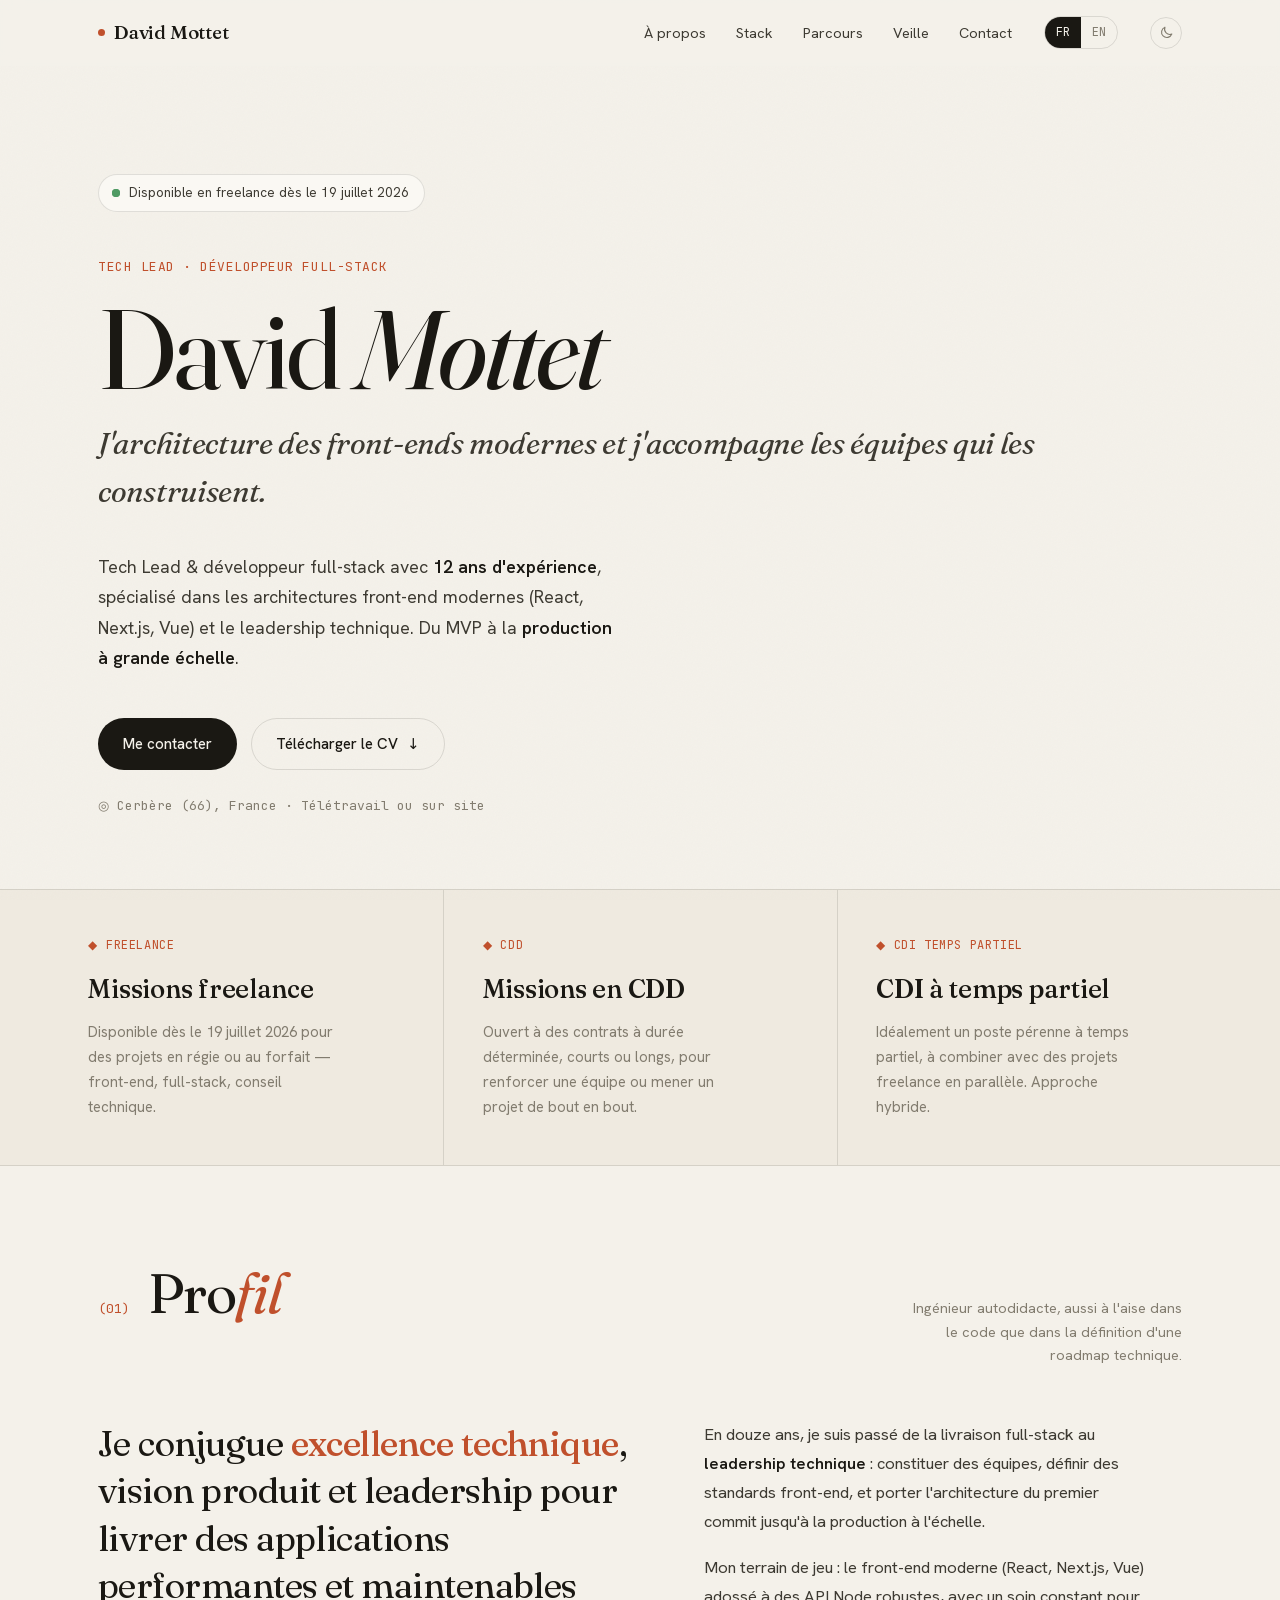
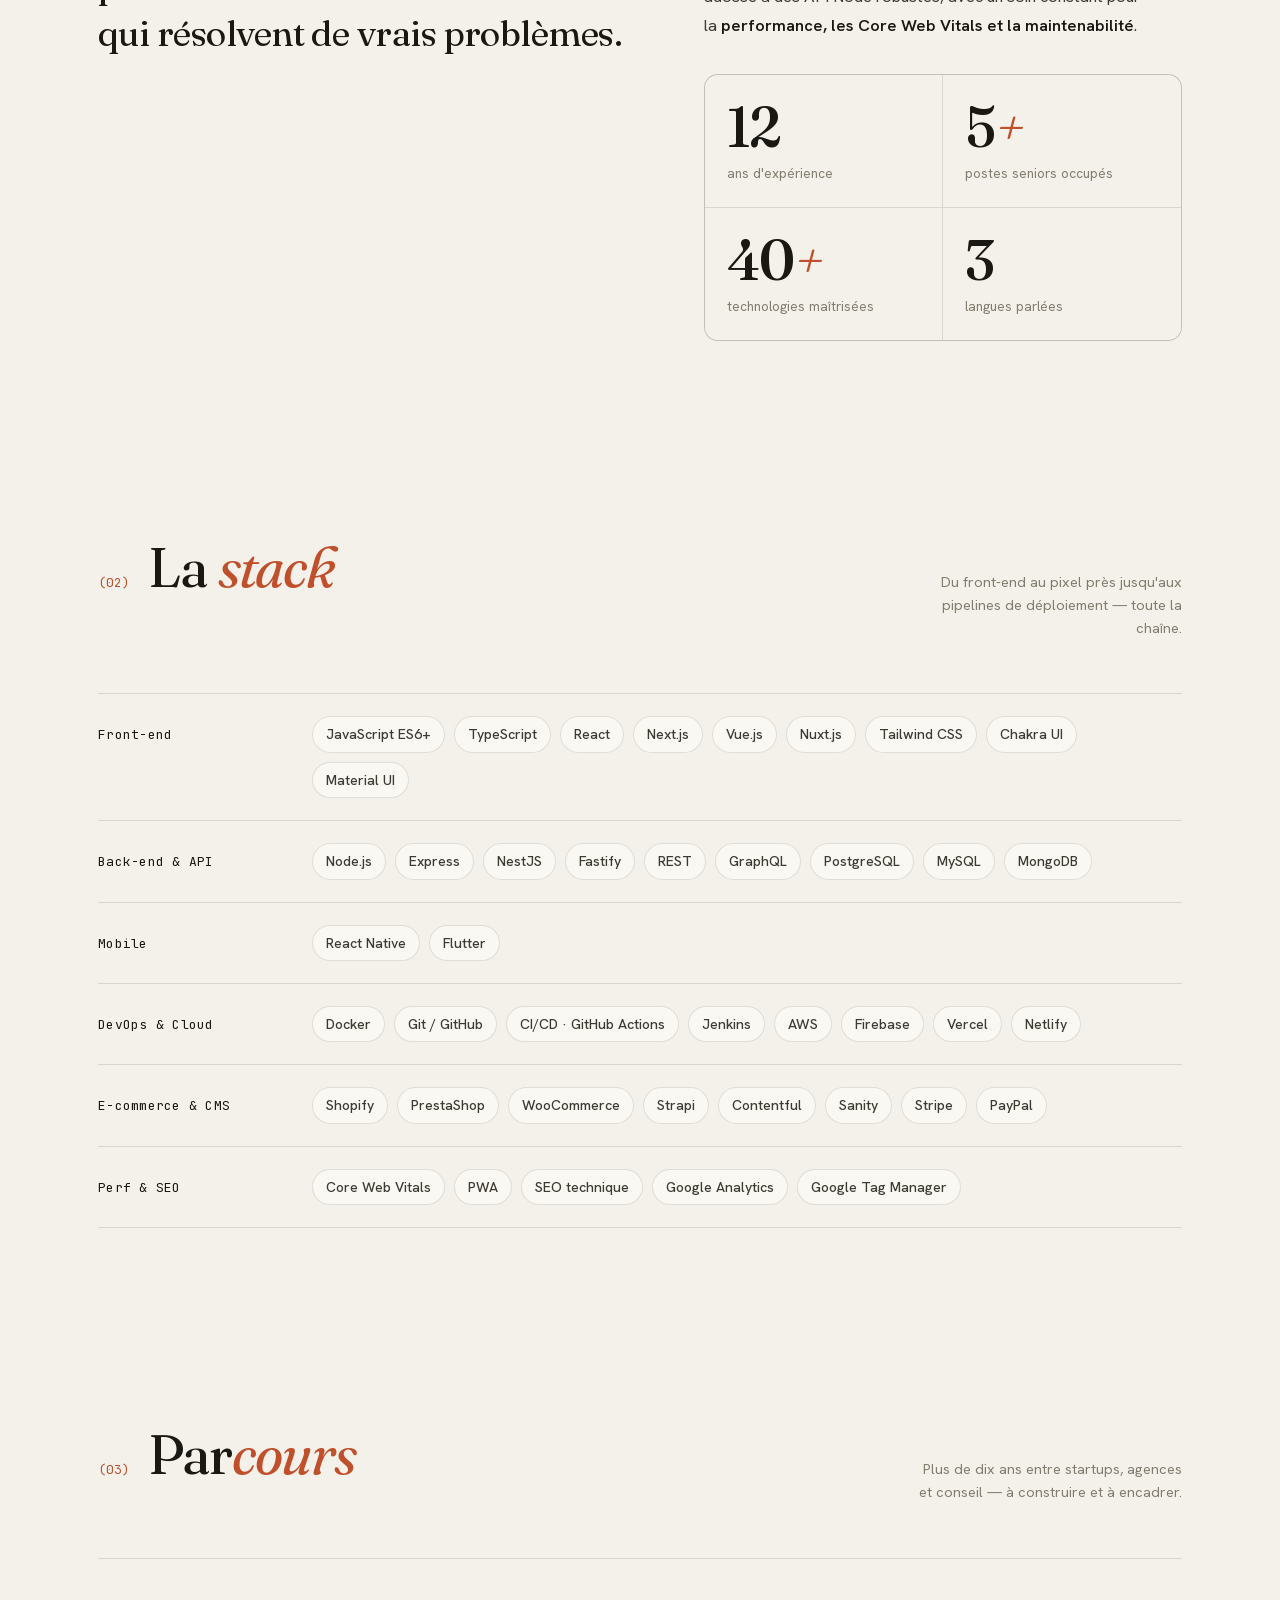
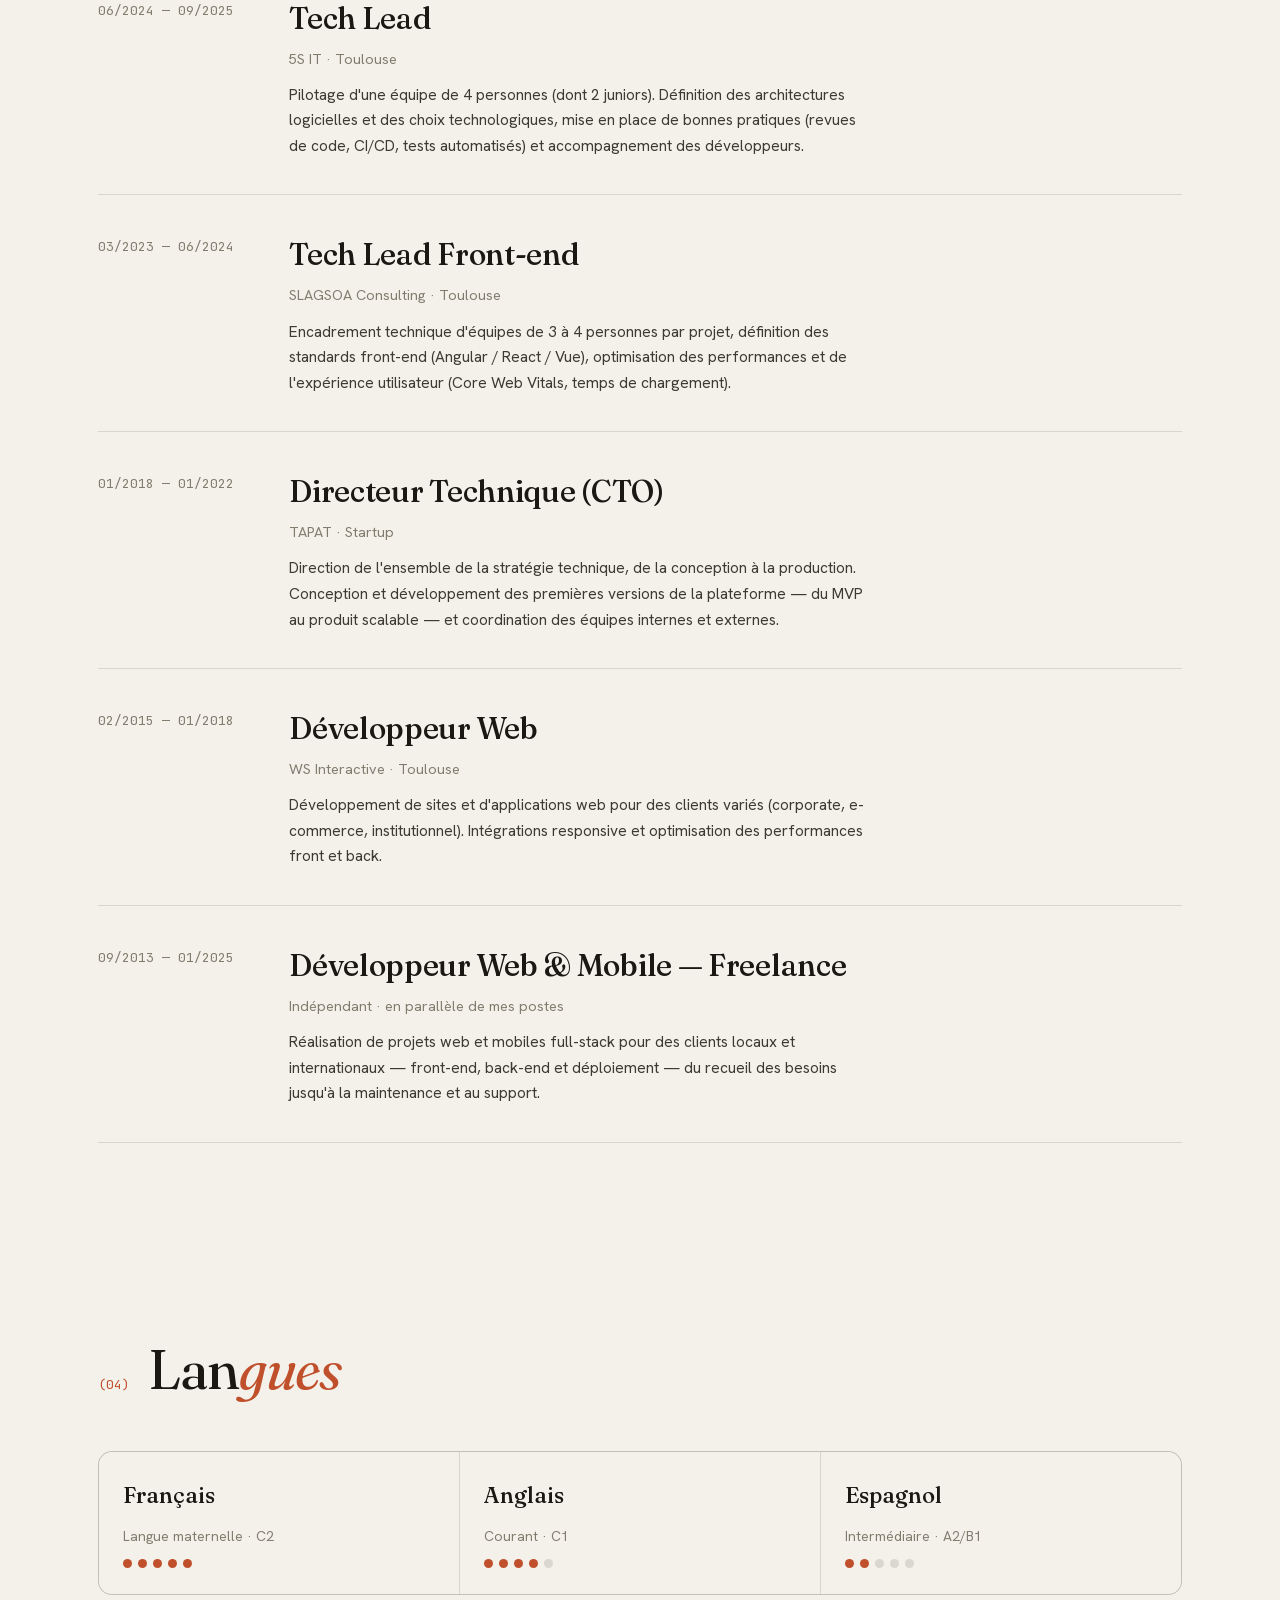
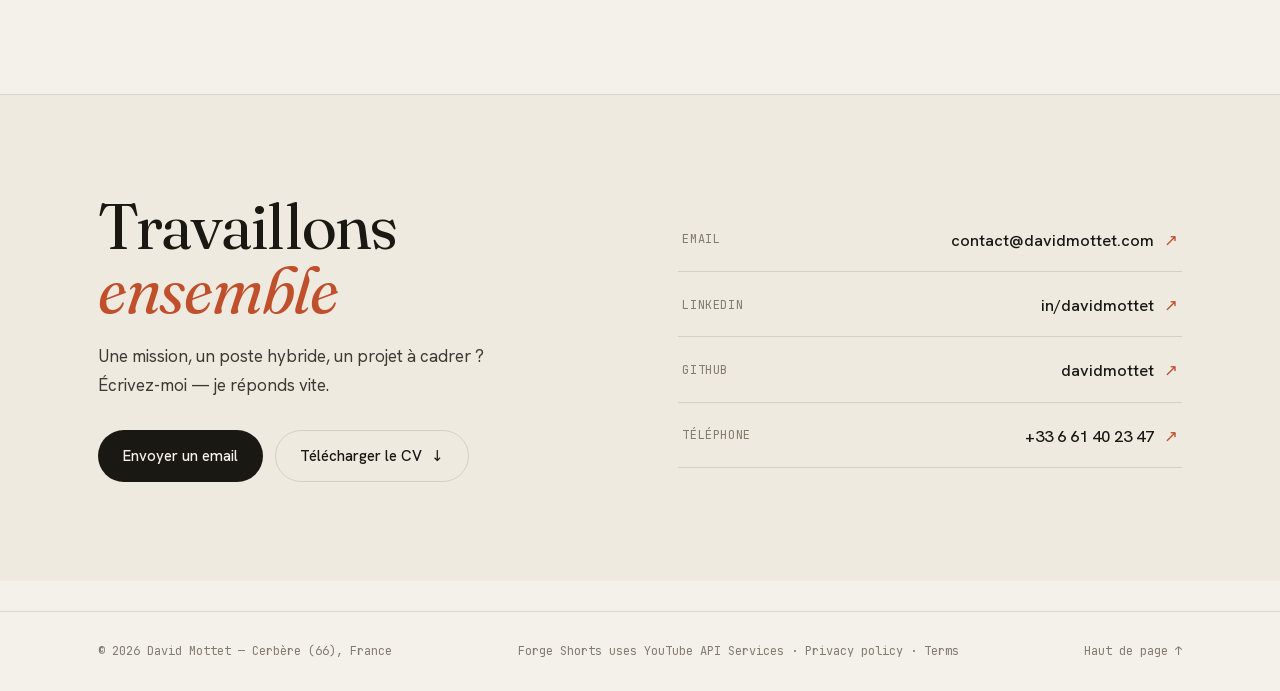
<file: index.html>
<!DOCTYPE html>
<html lang="fr">
<head>
<meta charset="UTF-8" />
<meta name="viewport" content="width=device-width, initial-scale=1.0" />
<title>David Mottet — Tech Lead & Développeur Full-Stack</title>
<meta name="description" content="David Mottet — Tech Lead et développeur full-stack, 12 ans d'expérience en architectures front-end modernes (React, Next.js, Vue) et en accompagnement d'équipes. Disponible en freelance dès le 19 juillet 2026." />
<meta name="author" content="David Mottet" />
<meta name="robots" content="index, follow, max-image-preview:large, max-snippet:-1, max-video-preview:-1" />
<meta name="keywords" content="David Mottet, Tech Lead, développeur full-stack, freelance, React, Next.js, Vue, Node.js, TypeScript, architecte front-end, Cerbère, Toulouse, Occitanie" />
<link rel="canonical" href="https://davidmottet.com/" />
<link rel="alternate" hreflang="fr" href="https://davidmottet.com/" />
<link rel="alternate" hreflang="en" href="https://davidmottet.com/en/" />
<link rel="alternate" hreflang="x-default" href="https://davidmottet.com/" />

<!-- Geo -->
<meta name="geo.region" content="FR-66" />
<meta name="geo.placename" content="Cerbère" />
<meta name="geo.position" content="42.4486;3.1681" />
<meta name="ICBM" content="42.4486, 3.1681" />

<!-- Open Graph -->
<meta property="og:title" content="David Mottet — Tech Lead & Développeur Full-Stack" />
<meta property="og:description" content="12 ans d'expérience · React, Next.js, Vue · Disponible en freelance dès le 19 juillet 2026." />
<meta property="og:type" content="website" />
<meta property="og:url" content="https://davidmottet.com/" />
<meta property="og:site_name" content="David Mottet" />
<meta property="og:locale" content="fr_FR" />
<meta property="og:locale:alternate" content="en_US" />
<meta property="og:image" content="https://davidmottet.com/og-image.png" />
<meta property="og:image:type" content="image/png" />
<meta property="og:image:width" content="1200" />
<meta property="og:image:height" content="630" />
<meta property="og:image:alt" content="David Mottet — Tech Lead & Développeur Full-Stack" />

<!-- Twitter -->
<meta name="twitter:card" content="summary_large_image" />
<meta name="twitter:title" content="David Mottet — Tech Lead & Développeur Full-Stack" />
<meta name="twitter:description" content="12 ans d'expérience · React, Next.js, Vue · Disponible en freelance dès le 19 juillet 2026." />
<meta name="twitter:image" content="https://davidmottet.com/og-image.png" />
<meta name="twitter:image:alt" content="David Mottet — Tech Lead & Développeur Full-Stack" />

<!-- Icons & manifest -->
<link rel="icon" href="/favicon.ico" sizes="32x32" />
<link rel="icon" type="image/svg+xml" href="/favicon.svg" />
<link rel="apple-touch-icon" href="/apple-touch-icon.png" />
<link rel="manifest" href="/site.webmanifest" />
<meta name="theme-color" content="#f4f1ea" />
<script>
  /* ---------- theme: stored choice, else system preference — set before first paint ---------- */
  (function(){
    var root = document.documentElement;
    var mq = matchMedia('(prefers-color-scheme: dark)');
    var meta = document.querySelector('meta[name="theme-color"]');
    var system = function(){ return mq.matches ? 'dark' : 'light'; };
    var stored = function(){ try{ var t = localStorage.getItem('theme'); return t==='dark'||t==='light' ? t : null; }catch(e){ return null; } };
    var set = function(t){ root.dataset.theme = t; meta.content = t==='dark' ? '#16140f' : '#f4f1ea'; };
    window.toggleTheme = function(){
      var next = root.dataset.theme==='dark' ? 'light' : 'dark';
      /* back on the system value → forget the override and follow the system again */
      try{ if(next===system()) localStorage.removeItem('theme'); else localStorage.setItem('theme', next); }catch(e){}
      set(next);
    };
    mq.addEventListener('change', function(){ set(stored() || system()); });
    set(stored() || system());
  })();
</script>

<!-- Structured data -->
<script type="application/ld+json">
{
  "@context": "https://schema.org",
  "@graph": [
    {
      "@type": "Person",
      "@id": "https://davidmottet.com/#person",
      "name": "David Mottet",
      "givenName": "David",
      "familyName": "Mottet",
      "jobTitle": "Tech Lead & Senior Full-Stack Developer",
      "description": "Tech Lead and full-stack developer with 12 years of experience in modern front-end architectures (React, Next.js, Vue) and the technical leadership of engineering teams.",
      "url": "https://davidmottet.com/",
      "image": "https://davidmottet.com/og-image.png",
      "email": "mailto:contact@davidmottet.com",
      "telephone": "+33661402347",
      "address": {
        "@type": "PostalAddress",
        "addressLocality": "Cerbère",
        "postalCode": "66290",
        "addressRegion": "Occitanie",
        "addressCountry": "FR"
      },
      "sameAs": [
        "https://github.com/davidmottet",
        "https://fr.linkedin.com/in/davidmottet"
      ],
      "knowsLanguage": ["fr", "en", "es"],
      "knowsAbout": ["React", "Next.js", "Vue.js", "TypeScript", "Node.js", "GraphQL", "Docker", "Flutter", "React Native", "Front-end architecture", "Technical leadership", "Core Web Vitals", "SEO"],
      "seeks": {
        "@type": "Demand",
        "name": "Freelance, fixed-term (CDD) or part-time permanent (CDI) engagements"
      }
    },
    {
      "@type": "WebSite",
      "@id": "https://davidmottet.com/#website",
      "url": "https://davidmottet.com/",
      "name": "David Mottet",
      "inLanguage": "fr-FR",
      "publisher": { "@id": "https://davidmottet.com/#person" }
    },
    {
      "@type": "ProfilePage",
      "@id": "https://davidmottet.com/#webpage",
      "url": "https://davidmottet.com/",
      "name": "David Mottet — Tech Lead & Développeur Full-Stack",
      "isPartOf": { "@id": "https://davidmottet.com/#website" },
      "about": { "@id": "https://davidmottet.com/#person" },
      "inLanguage": "fr-FR"
    }
  ]
}
</script>
<link rel="preload" href="/fonts/fraunces-normal-400-latin.woff2" as="font" type="font/woff2" crossorigin />
<link rel="preload" href="/fonts/hanken-normal-400-latin.woff2" as="font" type="font/woff2" crossorigin />
<link rel="stylesheet" href="/fonts/fonts.css" />
<style>
  :root{
    color-scheme:light;
    --paper:#f4f1ea;
    --paper-2:#efeae0;
    --card:#faf8f3;
    --ink:#1a1813;
    --ink-soft:#3d3a32;
    --muted:#75706485;
    --muted-2:#827c6f;
    --accent:#c0502c;
    --accent-soft:#e8d9cf;
    --live:#4f9a63;
    --line:rgba(26,24,19,.12);
    --line-2:rgba(26,24,19,.07);
    --serif:'Fraunces',Georgia,serif;
    --sans:'Hanken Grotesk',system-ui,sans-serif;
    --mono:'JetBrains Mono',monospace;
    --ease:cubic-bezier(.16,1,.3,1);
    --maxw:1180px;
  }
  :root[data-theme="dark"]{
    color-scheme:dark;
    --paper:#16140f;
    --paper-2:#1b1913;
    --card:#211e17;
    --ink:#ece7db;
    --ink-soft:#c6c0b1;
    --muted:#9a948785;
    --muted-2:#989183;
    --accent:#e0714a;
    --accent-soft:#3a2a21;
    --live:#5fb276;
    --line:rgba(236,231,219,.14);
    --line-2:rgba(236,231,219,.08);
  }
  *{margin:0;padding:0;box-sizing:border-box}
  html{scroll-behavior:smooth}
  ::selection{background:var(--accent);color:var(--paper)}
  body{
    background:var(--paper);color:var(--ink);font-family:var(--sans);
    font-weight:400;line-height:1.6;-webkit-font-smoothing:antialiased;
    text-rendering:optimizeLegibility;overflow-x:hidden;
  }
  body::before{ /* subtle paper grain */
    content:"";position:fixed;inset:0;z-index:1;pointer-events:none;opacity:.025;
    background-image:url("data:image/svg+xml,%3Csvg xmlns='http://www.w3.org/2000/svg' width='180' height='180'%3E%3Cfilter id='n'%3E%3CfeTurbulence type='fractalNoise' baseFrequency='.8' numOctaves='2'/%3E%3C/filter%3E%3Crect width='100%25' height='100%25' filter='url(%23n)'/%3E%3C/svg%3E");
  }
  .wrap{max-width:var(--maxw);margin:0 auto;padding:0 clamp(20px,5vw,48px);position:relative;z-index:2}
  a{color:inherit}

  /* ---------- header ---------- */
  header{position:sticky;top:0;z-index:100;background:color-mix(in srgb,var(--paper) 86%,transparent);backdrop-filter:blur(10px);border-bottom:1px solid transparent;transition:border-color .3s var(--ease)}
  header.scrolled{border-color:var(--line)}
  .nav{display:flex;align-items:center;justify-content:space-between;padding:16px clamp(20px,5vw,48px);max-width:var(--maxw);margin:0 auto}
  .logo{font-family:var(--serif);font-weight:500;font-size:19px;letter-spacing:-.01em;text-decoration:none;display:flex;align-items:center;gap:9px}
  .logo .dot{width:7px;height:7px;border-radius:50%;background:var(--accent)}
  .nav-right{display:flex;align-items:center;gap:clamp(16px,2.5vw,32px)}
  .nav-links{display:flex;gap:clamp(16px,2.4vw,30px)}
  .nav-links a{font-size:14.5px;text-decoration:none;color:var(--ink-soft);position:relative;padding:3px 0;transition:color .25s var(--ease)}
  .nav-links a::after{content:"";position:absolute;left:0;bottom:-1px;width:0;height:1.5px;background:var(--accent);transition:width .3s var(--ease)}
  .nav-links a:hover{color:var(--ink)}
  .nav-links a:hover::after{width:100%}
  @media (max-width:720px){ .nav-links{display:none} }
  .lang-toggle{display:inline-flex;border:1px solid var(--line);border-radius:100px;overflow:hidden;font-family:var(--mono);font-size:12px}
  .lang-toggle a{display:inline-block;text-decoration:none;padding:6px 11px;color:var(--muted-2);font-family:inherit;font-size:inherit;transition:all .2s var(--ease)}
  .lang-toggle a:hover{color:var(--ink)}
  .lang-toggle a.on{background:var(--ink);color:var(--paper)}
  .theme-toggle{width:32px;height:32px;flex:none;border-radius:50%;border:1px solid var(--line);background:none;color:var(--muted-2);display:inline-flex;align-items:center;justify-content:center;cursor:pointer;transition:all .2s var(--ease)}
  .theme-toggle:hover{color:var(--ink);border-color:var(--ink)}
  .theme-toggle svg{width:15px;height:15px}
  .theme-toggle .sun{display:none}
  [data-theme="dark"] .theme-toggle .sun{display:block}
  [data-theme="dark"] .theme-toggle .moon{display:none}

  /* ---------- hero ---------- */
  .hero{padding:clamp(70px,12vh,130px) 0 clamp(50px,8vh,90px)}
  .badge{display:inline-flex;align-items:center;gap:9px;border:1px solid var(--line);background:var(--card);border-radius:100px;padding:7px 15px 7px 13px;font-size:13.5px;color:var(--ink-soft);margin-bottom:clamp(28px,5vh,46px)}
  .badge .live{position:relative;width:8px;height:8px;border-radius:50%;background:var(--live);flex:none}
  .badge .live::after{content:"";position:absolute;inset:0;border-radius:50%;background:var(--live);animation:ping 2.4s var(--ease) infinite}
  @keyframes ping{0%{transform:scale(1);opacity:.6}70%,100%{transform:scale(3.2);opacity:0}}
  .hero-kicker{font-family:var(--mono);font-size:13px;letter-spacing:.04em;color:var(--accent);text-transform:uppercase;margin-bottom:18px}
  .hero h1{font-family:var(--serif);font-weight:400;font-size:clamp(48px,9vw,112px);line-height:.95;letter-spacing:-.025em}
  .hero h1 .it{font-style:italic;font-weight:400}
  .hero-sub{font-family:var(--serif);font-style:italic;font-weight:400;font-size:clamp(20px,2.6vw,30px);color:var(--ink-soft);margin-top:18px;letter-spacing:-.01em}
  .hero-lead{max-width:52ch;font-size:clamp(16px,1.4vw,18.5px);color:var(--ink-soft);margin-top:clamp(26px,4vh,40px);line-height:1.7}
  .hero-lead b{color:var(--ink);font-weight:600}
  .hero-actions{display:flex;flex-wrap:wrap;gap:14px;align-items:center;margin-top:clamp(30px,5vh,44px)}
  .hero-loc{font-family:var(--mono);font-size:13px;color:var(--muted-2);margin-top:26px;display:flex;align-items:center;gap:8px}

  .btn{font-size:15px;font-weight:500;text-decoration:none;padding:13px 24px;border-radius:100px;display:inline-flex;align-items:center;gap:9px;transition:all .3s var(--ease);border:1px solid transparent}
  .btn-primary{background:var(--ink);color:var(--paper)}
  .btn-primary:hover{background:var(--accent);transform:translateY(-2px)}
  .btn-ghost{border-color:var(--line);color:var(--ink)}
  .btn-ghost:hover{border-color:var(--ink);background:var(--card);transform:translateY(-2px)}
  .btn .arr{transition:transform .3s var(--ease)}
  .btn:hover .arr{transform:translate(2px,-2px)}

  /* ---------- positioning strip ---------- */
  .positioning{border-top:1px solid var(--line);border-bottom:1px solid var(--line);background:var(--paper-2)}
  .pos-grid{display:grid;grid-template-columns:repeat(3,1fr);max-width:var(--maxw);margin:0 auto}
  .pos-card{padding:clamp(30px,4vw,46px) clamp(20px,3vw,40px);border-left:1px solid var(--line)}
  .pos-card:first-child{border-left:none}
  .pos-card .k{font-family:var(--mono);font-size:12px;color:var(--accent);text-transform:uppercase;letter-spacing:.05em;display:flex;align-items:center;gap:8px}
  .pos-card h3{font-family:var(--serif);font-weight:500;font-size:clamp(21px,2.2vw,26px);margin:14px 0 10px;letter-spacing:-.01em}
  .pos-card p{font-size:15px;color:var(--muted-2);line-height:1.65;max-width:32ch}
  @media (max-width:760px){ .pos-grid{grid-template-columns:1fr} .pos-card{border-left:none;border-top:1px solid var(--line)} .pos-card:first-child{border-top:none} }

  /* ---------- section scaffolding ---------- */
  section{padding:clamp(70px,11vh,130px) 0}
  .sec-head{display:flex;align-items:baseline;gap:18px;margin-bottom:clamp(36px,6vh,64px);flex-wrap:wrap}
  .sec-num{font-family:var(--mono);font-size:13px;color:var(--accent)}
  .sec-title{font-family:var(--serif);font-weight:400;font-size:clamp(32px,5vw,56px);letter-spacing:-.02em;line-height:1}
  .sec-title .it{font-style:italic;color:var(--accent)}
  .sec-kick{margin-left:auto;font-size:14.5px;color:var(--muted-2);max-width:34ch;text-align:right;line-height:1.6}
  @media (max-width:680px){ .sec-kick{margin-left:0;text-align:left} }

  /* ---------- about ---------- */
  .about-grid{display:grid;grid-template-columns:1.05fr .95fr;gap:clamp(36px,6vw,80px);align-items:start}
  @media (max-width:860px){ .about-grid{grid-template-columns:1fr;gap:40px} }
  .lede{font-family:var(--serif);font-weight:400;font-size:clamp(23px,3vw,36px);line-height:1.32;letter-spacing:-.015em}
  .lede b{font-weight:500;color:var(--accent)}
  .about-body p{color:var(--ink-soft);font-size:16.5px;line-height:1.75;margin-bottom:18px;max-width:50ch}
  .about-body p b{color:var(--ink);font-weight:600}
  .stats{display:grid;grid-template-columns:repeat(2,1fr);gap:1px;background:var(--line);border:1px solid var(--line);border-radius:14px;overflow:hidden;margin-top:34px}
  .stat{background:var(--paper);padding:24px 22px}
  .stat .n{font-family:var(--serif);font-weight:500;font-size:clamp(38px,5vw,56px);line-height:1;letter-spacing:-.02em}
  .stat .n .it{font-style:italic;color:var(--accent)}
  .stat .l{font-size:13.5px;color:var(--muted-2);margin-top:9px;line-height:1.4}

  /* ---------- stack ---------- */
  .stack-row{display:grid;grid-template-columns:190px 1fr;gap:24px;align-items:baseline;padding:22px 0;border-top:1px solid var(--line)}
  .stack-row:last-child{border-bottom:1px solid var(--line)}
  .stack-cat{font-family:var(--mono);font-size:13px;color:var(--ink);letter-spacing:.02em}
  .stack-tags{display:flex;flex-wrap:wrap;gap:9px}
  .tag{font-size:14px;font-weight:500;padding:6px 13px;border:1px solid var(--line);border-radius:100px;color:var(--ink-soft);background:var(--card);transition:all .25s var(--ease)}
  .tag:hover{border-color:var(--accent);color:var(--accent);transform:translateY(-2px)}
  @media (max-width:680px){ .stack-row{grid-template-columns:1fr;gap:12px} }

  /* ---------- experience ---------- */
  .exp-row{display:grid;grid-template-columns:140px 1fr;gap:clamp(20px,4vw,56px);padding:clamp(26px,4vh,40px) 0;border-top:1px solid var(--line);transition:padding-left .35s var(--ease)}
  .exp-row:last-child{border-bottom:1px solid var(--line)}
  .exp-row:hover{padding-left:14px}
  .exp-when{font-family:var(--mono);font-size:13px;color:var(--muted-2);padding-top:6px}
  .exp-role{font-family:var(--serif);font-weight:500;font-size:clamp(22px,2.6vw,30px);letter-spacing:-.01em;display:flex;align-items:baseline;gap:12px;flex-wrap:wrap}
  .exp-role .at{font-family:var(--sans);font-weight:500;font-size:15px;color:var(--accent)}
  .exp-org{font-size:14.5px;color:var(--muted-2);margin:4px 0 12px}
  .exp-desc{color:var(--ink-soft);font-size:15.5px;line-height:1.65;max-width:64ch}
  @media (max-width:680px){ .exp-row{grid-template-columns:1fr;gap:8px} }

  /* ---------- languages ---------- */
  .lang-grid{display:grid;grid-template-columns:repeat(3,1fr);gap:1px;background:var(--line);border:1px solid var(--line);border-radius:14px;overflow:hidden}
  .lang-cell{background:var(--paper);padding:26px 24px;display:flex;flex-direction:column;gap:12px}
  .lang-cell .name{font-family:var(--serif);font-weight:500;font-size:22px}
  .lang-cell .lvl{font-size:14px;color:var(--muted-2)}
  .dots{display:flex;gap:6px;margin-top:auto}
  .dots i{width:9px;height:9px;border-radius:50%;background:var(--accent)}
  .dots i.off{background:var(--line)}
  @media (max-width:680px){ .lang-grid{grid-template-columns:1fr} }

  /* ---------- contact ---------- */
  .contact{border-top:1px solid var(--line);background:var(--paper-2)}
  .contact-inner{display:grid;grid-template-columns:1fr 1fr;gap:clamp(36px,6vw,80px);align-items:center}
  @media (max-width:760px){ .contact-inner{grid-template-columns:1fr;gap:36px} }
  .contact h2{font-family:var(--serif);font-weight:400;font-size:clamp(34px,5.5vw,64px);line-height:1;letter-spacing:-.02em}
  .contact h2 .it{font-style:italic;color:var(--accent)}
  .contact p{color:var(--ink-soft);font-size:17px;margin-top:20px;max-width:40ch;line-height:1.7}
  .contact-actions{display:flex;flex-wrap:wrap;gap:12px;margin-top:30px}
  .contact-list{display:flex;flex-direction:column;gap:2px}
  .contact-list a{display:flex;align-items:center;justify-content:space-between;gap:16px;padding:18px 4px;text-decoration:none;border-bottom:1px solid var(--line);transition:padding .3s var(--ease)}
  .contact-list a:hover{padding-left:12px}
  .contact-list .cl-k{font-family:var(--mono);font-size:12px;color:var(--muted-2);text-transform:uppercase;letter-spacing:.05em}
  .contact-list .cl-v{font-size:16.5px;font-weight:500;display:flex;align-items:center;gap:10px}
  .contact-list .arr{color:var(--accent);transition:transform .3s var(--ease)}
  .contact-list a:hover .arr{transform:translate(3px,-3px)}

  footer{border-top:1px solid var(--line);margin-top:30px;padding:30px 0}
  .foot{display:flex;justify-content:space-between;align-items:center;gap:16px;flex-wrap:wrap;font-family:var(--mono);font-size:12px;color:var(--muted-2)}
  .foot a{text-decoration:none;color:var(--muted-2)}
  .foot a:hover{color:var(--accent)}

  /* ---------- reveal ---------- */
  .reveal{opacity:0;transform:translateY(26px);transition:opacity .8s var(--ease),transform .8s var(--ease)}
  .reveal.in{opacity:1;transform:none}
  .reveal[data-d="1"]{transition-delay:.07s}.reveal[data-d="2"]{transition-delay:.14s}
  .reveal[data-d="3"]{transition-delay:.21s}.reveal[data-d="4"]{transition-delay:.28s}
  @media (prefers-reduced-motion:reduce){*{animation:none!important;transition:none!important;scroll-behavior:auto}.reveal{opacity:1!important;transform:none!important}}
</style>
</head>
<body>
  <header id="hdr">
    <nav class="nav" aria-label="Principale">
      <a href="#top" class="logo"><span class="dot"></span>David Mottet</a>
      <div class="nav-right">
        <div class="nav-links">
          <a href="#about">À propos</a>
          <a href="#stack">Stack</a>
          <a href="#work">Parcours</a>
          <a href="/news/">Veille</a>
          <a href="#contact">Contact</a>
        </div>
        <div class="lang-toggle" aria-label="Langue / Language">
          <a href="/" class="on" hreflang="fr" aria-current="page">FR</a>
          <a href="/en/" hreflang="en">EN</a>
        </div>
        <button class="theme-toggle" id="theme" type="button" aria-label="Basculer le thème clair / sombre" title="Basculer le thème clair / sombre">
          <svg class="moon" viewBox="0 0 24 24" fill="none" stroke="currentColor" stroke-width="1.8" stroke-linecap="round" stroke-linejoin="round" aria-hidden="true"><path d="M20.5 14.5A8.5 8.5 0 0 1 9.5 3.5a8.5 8.5 0 1 0 11 11z"/></svg>
          <svg class="sun" viewBox="0 0 24 24" fill="none" stroke="currentColor" stroke-width="1.8" stroke-linecap="round" aria-hidden="true"><circle cx="12" cy="12" r="4"/><path d="M12 2.5v2.5M12 19v2.5M2.5 12H5M19 12h2.5M5.3 5.3l1.8 1.8M16.9 16.9l1.8 1.8M5.3 18.7l1.8-1.8M16.9 7.1l1.8-1.8"/></svg>
        </button>
      </div>
    </nav>
  </header>

  <main>

  <!-- HERO -->
  <section class="hero" id="top" aria-label="David Mottet">
    <div class="wrap">
      <span class="badge reveal"><span class="live"></span><span>Disponible en freelance dès le 19 juillet 2026</span></span>
      <div class="hero-kicker reveal" data-d="1">Tech Lead · Développeur Full-Stack</div>
      <h1 class="reveal" data-d="1">David <span class="it">Mottet</span></h1>
      <p class="hero-sub reveal" data-d="2">J'architecture des front-ends modernes et j'accompagne les équipes qui les construisent.</p>
      <p class="hero-lead reveal" data-d="3">Tech Lead &amp; développeur full-stack avec <b>12 ans d'expérience</b>, spécialisé dans les architectures front-end modernes (React, Next.js, Vue) et le leadership technique. Du MVP à la <b>production à grande échelle</b>.</p>
      <div class="hero-actions reveal" data-d="4">
        <a href="#contact" class="btn btn-primary">Me contacter</a>
        <a href="/CV_David_Mottet_FR.pdf" class="btn btn-ghost" download><span>Télécharger le CV</span> <span class="arr">↓</span></a>
      </div>
      <div class="hero-loc reveal" data-d="4">◎ <span>Cerbère (66), France · Télétravail ou sur site</span></div>
    </div>
  </section>

  <!-- POSITIONING -->
  <div class="positioning">
    <div class="pos-grid">
      <div class="pos-card reveal">
        <div class="k">◆ <span>Freelance</span></div>
        <h3>Missions freelance</h3>
        <p>Disponible dès le 19 juillet 2026 pour des projets en régie ou au forfait — front-end, full-stack, conseil technique.</p>
      </div>
      <div class="pos-card reveal" data-d="1">
        <div class="k">◆ <span>CDD</span></div>
        <h3>Missions en CDD</h3>
        <p>Ouvert à des contrats à durée déterminée, courts ou longs, pour renforcer une équipe ou mener un projet de bout en bout.</p>
      </div>
      <div class="pos-card reveal" data-d="2">
        <div class="k">◆ <span>CDI temps partiel</span></div>
        <h3>CDI à temps partiel</h3>
        <p>Idéalement un poste pérenne à temps partiel, à combiner avec des projets freelance en parallèle. Approche hybride.</p>
      </div>
    </div>
  </div>

  <!-- ABOUT -->
  <section id="about" aria-labelledby="about-h">
    <div class="wrap">
      <div class="sec-head reveal">
        <span class="sec-num">(01)</span>
        <h2 class="sec-title" id="about-h">Pro<span class="it">fil</span></h2>
        <p class="sec-kick">Ingénieur autodidacte, aussi à l'aise dans le code que dans la définition d'une roadmap technique.</p>
      </div>
      <div class="about-grid">
        <div class="reveal" data-d="1">
          <p class="lede">Je conjugue <b>excellence technique</b>, vision produit et leadership pour livrer des applications performantes et maintenables qui résolvent de vrais problèmes.</p>
        </div>
        <div class="about-body reveal" data-d="2">
          <p>En douze ans, je suis passé de la livraison full-stack au <b>leadership technique</b> : constituer des équipes, définir des standards front-end, et porter l'architecture du premier commit jusqu'à la production à l'échelle.</p>
          <p>Mon terrain de jeu : le front-end moderne (React, Next.js, Vue) adossé à des API Node robustes, avec un soin constant pour la <b>performance, les Core Web Vitals et la maintenabilité</b>.</p>
          <div class="stats">
            <div class="stat"><div class="n">12</div><div class="l">ans d'expérience</div></div>
            <div class="stat"><div class="n">5<span class="it">+</span></div><div class="l">postes seniors occupés</div></div>
            <div class="stat"><div class="n">40<span class="it">+</span></div><div class="l">technologies maîtrisées</div></div>
            <div class="stat"><div class="n">3</div><div class="l">langues parlées</div></div>
          </div>
        </div>
      </div>
    </div>
  </section>

  <!-- STACK -->
  <section id="stack" aria-labelledby="stack-h">
    <div class="wrap">
      <div class="sec-head reveal">
        <span class="sec-num">(02)</span>
        <h2 class="sec-title" id="stack-h">La <span class="it">stack</span></h2>
        <p class="sec-kick">Du front-end au pixel près jusqu'aux pipelines de déploiement — toute la chaîne.</p>
      </div>
      <div class="reveal" data-d="1">
        <div class="stack-row"><div class="stack-cat">Front-end</div><div class="stack-tags"><span class="tag">JavaScript ES6+</span><span class="tag">TypeScript</span><span class="tag">React</span><span class="tag">Next.js</span><span class="tag">Vue.js</span><span class="tag">Nuxt.js</span><span class="tag">Tailwind CSS</span><span class="tag">Chakra UI</span><span class="tag">Material UI</span></div></div>
        <div class="stack-row"><div class="stack-cat">Back-end &amp; API</div><div class="stack-tags"><span class="tag">Node.js</span><span class="tag">Express</span><span class="tag">NestJS</span><span class="tag">Fastify</span><span class="tag">REST</span><span class="tag">GraphQL</span><span class="tag">PostgreSQL</span><span class="tag">MySQL</span><span class="tag">MongoDB</span></div></div>
        <div class="stack-row"><div class="stack-cat">Mobile</div><div class="stack-tags"><span class="tag">React Native</span><span class="tag">Flutter</span></div></div>
        <div class="stack-row"><div class="stack-cat">DevOps &amp; Cloud</div><div class="stack-tags"><span class="tag">Docker</span><span class="tag">Git / GitHub</span><span class="tag">CI/CD · GitHub Actions</span><span class="tag">Jenkins</span><span class="tag">AWS</span><span class="tag">Firebase</span><span class="tag">Vercel</span><span class="tag">Netlify</span></div></div>
        <div class="stack-row"><div class="stack-cat">E-commerce &amp; CMS</div><div class="stack-tags"><span class="tag">Shopify</span><span class="tag">PrestaShop</span><span class="tag">WooCommerce</span><span class="tag">Strapi</span><span class="tag">Contentful</span><span class="tag">Sanity</span><span class="tag">Stripe</span><span class="tag">PayPal</span></div></div>
        <div class="stack-row"><div class="stack-cat">Perf &amp; SEO</div><div class="stack-tags"><span class="tag">Core Web Vitals</span><span class="tag">PWA</span><span class="tag">SEO technique</span><span class="tag">Google Analytics</span><span class="tag">Google Tag Manager</span></div></div>
      </div>
    </div>
  </section>

  <!-- EXPERIENCE -->
  <section id="work" aria-labelledby="work-h">
    <div class="wrap">
      <div class="sec-head reveal">
        <span class="sec-num">(03)</span>
        <h2 class="sec-title" id="work-h">Par<span class="it">cours</span></h2>
        <p class="sec-kick">Plus de dix ans entre startups, agences et conseil — à construire et à encadrer.</p>
      </div>
      <div class="reveal" data-d="1">
        <div class="exp-row">
          <div class="exp-when">06/2024 — 09/2025</div>
          <div>
            <div class="exp-role">Tech Lead</div>
            <div class="exp-org">5S IT · Toulouse</div>
            <div class="exp-desc">Pilotage d'une équipe de 4 personnes (dont 2 juniors). Définition des architectures logicielles et des choix technologiques, mise en place de bonnes pratiques (revues de code, CI/CD, tests automatisés) et accompagnement des développeurs.</div>
          </div>
        </div>
        <div class="exp-row">
          <div class="exp-when">03/2023 — 06/2024</div>
          <div>
            <div class="exp-role">Tech Lead Front-end</div>
            <div class="exp-org">SLAGSOA Consulting · Toulouse</div>
            <div class="exp-desc">Encadrement technique d'équipes de 3 à 4 personnes par projet, définition des standards front-end (Angular / React / Vue), optimisation des performances et de l'expérience utilisateur (Core Web Vitals, temps de chargement).</div>
          </div>
        </div>
        <div class="exp-row">
          <div class="exp-when">01/2018 — 01/2022</div>
          <div>
            <div class="exp-role">Directeur Technique (CTO)</div>
            <div class="exp-org">TAPAT · Startup</div>
            <div class="exp-desc">Direction de l'ensemble de la stratégie technique, de la conception à la production. Conception et développement des premières versions de la plateforme — du MVP au produit scalable — et coordination des équipes internes et externes.</div>
          </div>
        </div>
        <div class="exp-row">
          <div class="exp-when">02/2015 — 01/2018</div>
          <div>
            <div class="exp-role">Développeur Web</div>
            <div class="exp-org">WS Interactive · Toulouse</div>
            <div class="exp-desc">Développement de sites et d'applications web pour des clients variés (corporate, e-commerce, institutionnel). Intégrations responsive et optimisation des performances front et back.</div>
          </div>
        </div>
        <div class="exp-row">
          <div class="exp-when">09/2013 — 01/2025</div>
          <div>
            <div class="exp-role">Développeur Web &amp; Mobile — Freelance</div>
            <div class="exp-org">Indépendant · en parallèle de mes postes</div>
            <div class="exp-desc">Réalisation de projets web et mobiles full-stack pour des clients locaux et internationaux — front-end, back-end et déploiement — du recueil des besoins jusqu'à la maintenance et au support.</div>
          </div>
        </div>
      </div>
    </div>
  </section>

  <!-- LANGUAGES -->
  <section id="languages" aria-labelledby="lang-h">
    <div class="wrap">
      <div class="sec-head reveal">
        <span class="sec-num">(04)</span>
        <h2 class="sec-title" id="lang-h">Lan<span class="it">gues</span></h2>
      </div>
      <div class="lang-grid reveal" data-d="1">
        <div class="lang-cell">
          <div class="name">Français</div>
          <div class="lvl">Langue maternelle · C2</div>
          <div class="dots"><i></i><i></i><i></i><i></i><i></i></div>
        </div>
        <div class="lang-cell">
          <div class="name">Anglais</div>
          <div class="lvl">Courant · C1</div>
          <div class="dots"><i></i><i></i><i></i><i></i><i class="off"></i></div>
        </div>
        <div class="lang-cell">
          <div class="name">Espagnol</div>
          <div class="lvl">Intermédiaire · A2/B1</div>
          <div class="dots"><i></i><i></i><i class="off"></i><i class="off"></i><i class="off"></i></div>
        </div>
      </div>
    </div>
  </section>

  <!-- CONTACT -->
  <section class="contact" id="contact" aria-labelledby="contact-h">
    <div class="wrap">
      <div class="contact-inner">
        <div class="reveal">
          <h2 id="contact-h">Travaillons<br><span class="it">ensemble</span></h2>
          <p>Une mission, un poste hybride, un projet à cadrer ? Écrivez-moi — je réponds vite.</p>
          <div class="contact-actions">
            <a href="mailto:contact@davidmottet.com" class="btn btn-primary">Envoyer un email</a>
            <a href="/CV_David_Mottet_FR.pdf" class="btn btn-ghost" download><span>Télécharger le CV</span> <span class="arr">↓</span></a>
          </div>
        </div>
        <div class="contact-list reveal" data-d="1">
          <a href="mailto:contact@davidmottet.com">
            <span class="cl-k">Email</span><span class="cl-v">contact@davidmottet.com <span class="arr">↗</span></span>
          </a>
          <a href="https://fr.linkedin.com/in/davidmottet" target="_blank" rel="noopener">
            <span class="cl-k">LinkedIn</span><span class="cl-v">in/davidmottet <span class="arr">↗</span></span>
          </a>
          <a href="https://github.com/davidmottet" target="_blank" rel="noopener">
            <span class="cl-k">GitHub</span><span class="cl-v">davidmottet <span class="arr">↗</span></span>
          </a>
          <a href="tel:+33661402347">
            <span class="cl-k">Téléphone</span><span class="cl-v">+33 6 61 40 23 47 <span class="arr">↗</span></span>
          </a>
        </div>
      </div>
    </div>
  </section>
  </main>

  <footer>
    <div class="wrap">
      <div class="foot">
        <span>© 2026 David Mottet — Cerbère (66), France</span>
        <span>Forge Shorts uses <a href="https://developers.google.com/youtube/terms/api-services-terms-of-service">YouTube API Services</a> · <a href="/confidentialite">Privacy policy</a> · <a href="/conditions">Terms</a></span>
        <span><a href="#top">Haut de page ↑</a></span>
      </div>
    </div>
  </footer>

<script>
  /* ---------- header shadow ---------- */
  const hdr = document.getElementById('hdr');
  const onScroll = ()=>hdr.classList.toggle('scrolled', window.scrollY>10);
  addEventListener('scroll', onScroll, {passive:true}); onScroll();

  /* ---------- theme toggle ---------- */
  document.getElementById('theme').addEventListener('click', toggleTheme);

  /* ---------- reveal ---------- */
  const io = new IntersectionObserver((entries)=>{
    entries.forEach(e=>{ if(e.isIntersecting){ e.target.classList.add('in'); io.unobserve(e.target); } });
  },{threshold:0.12, rootMargin:'0px 0px -6% 0px'});
  document.querySelectorAll('.reveal').forEach(el=>io.observe(el));
</script>
</body>
</html>
</file>
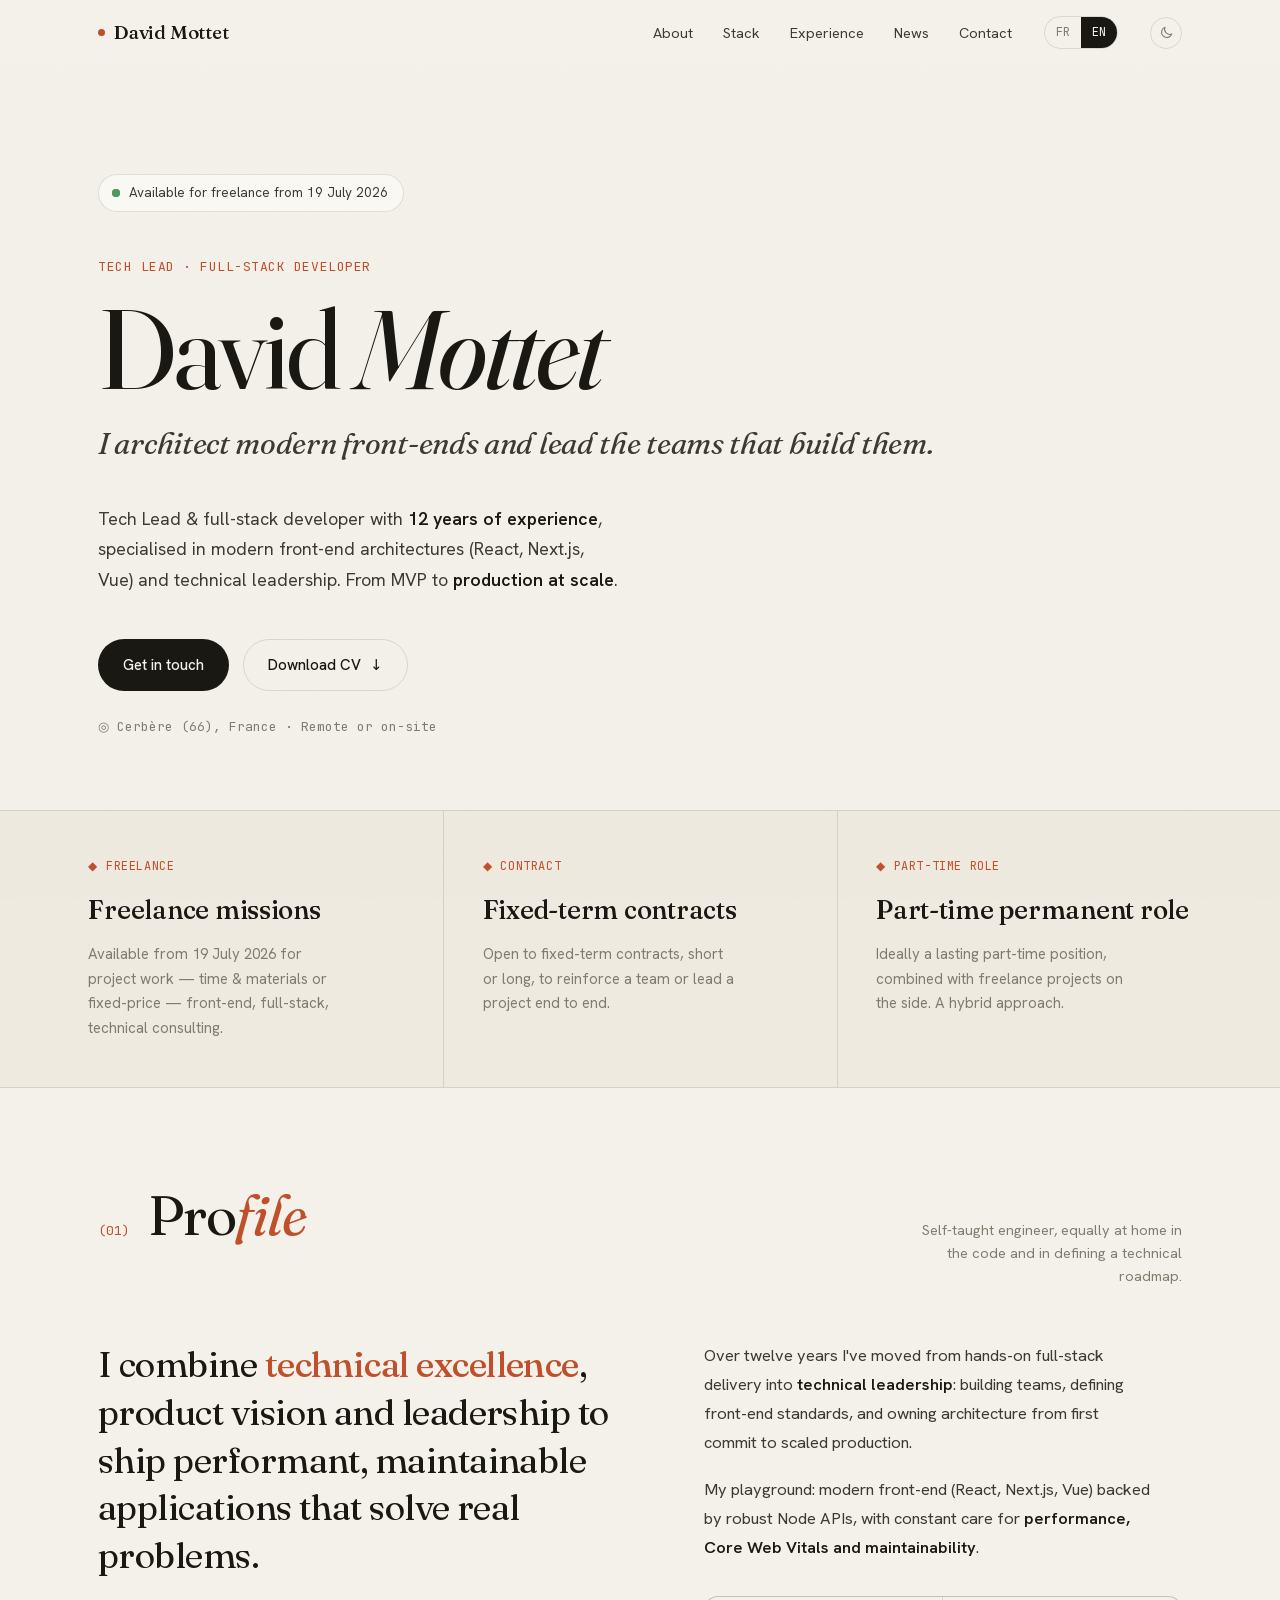
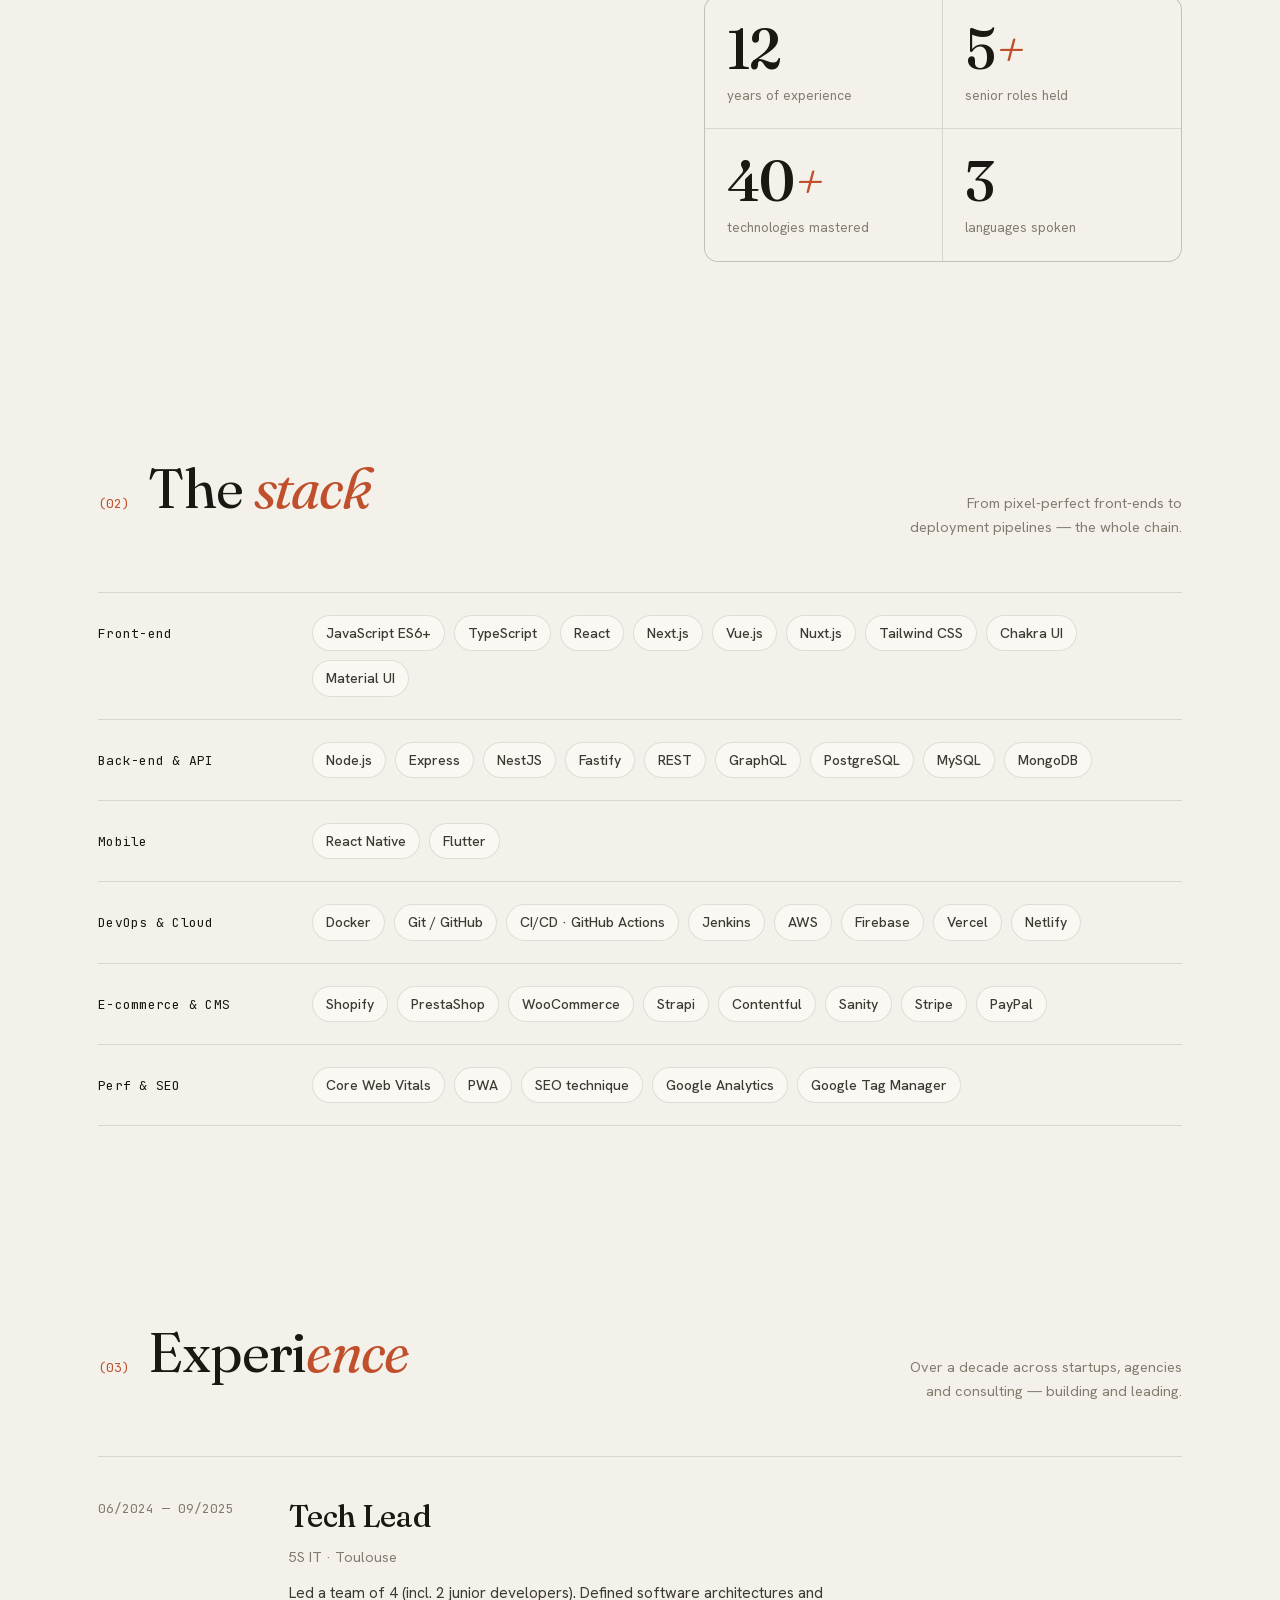
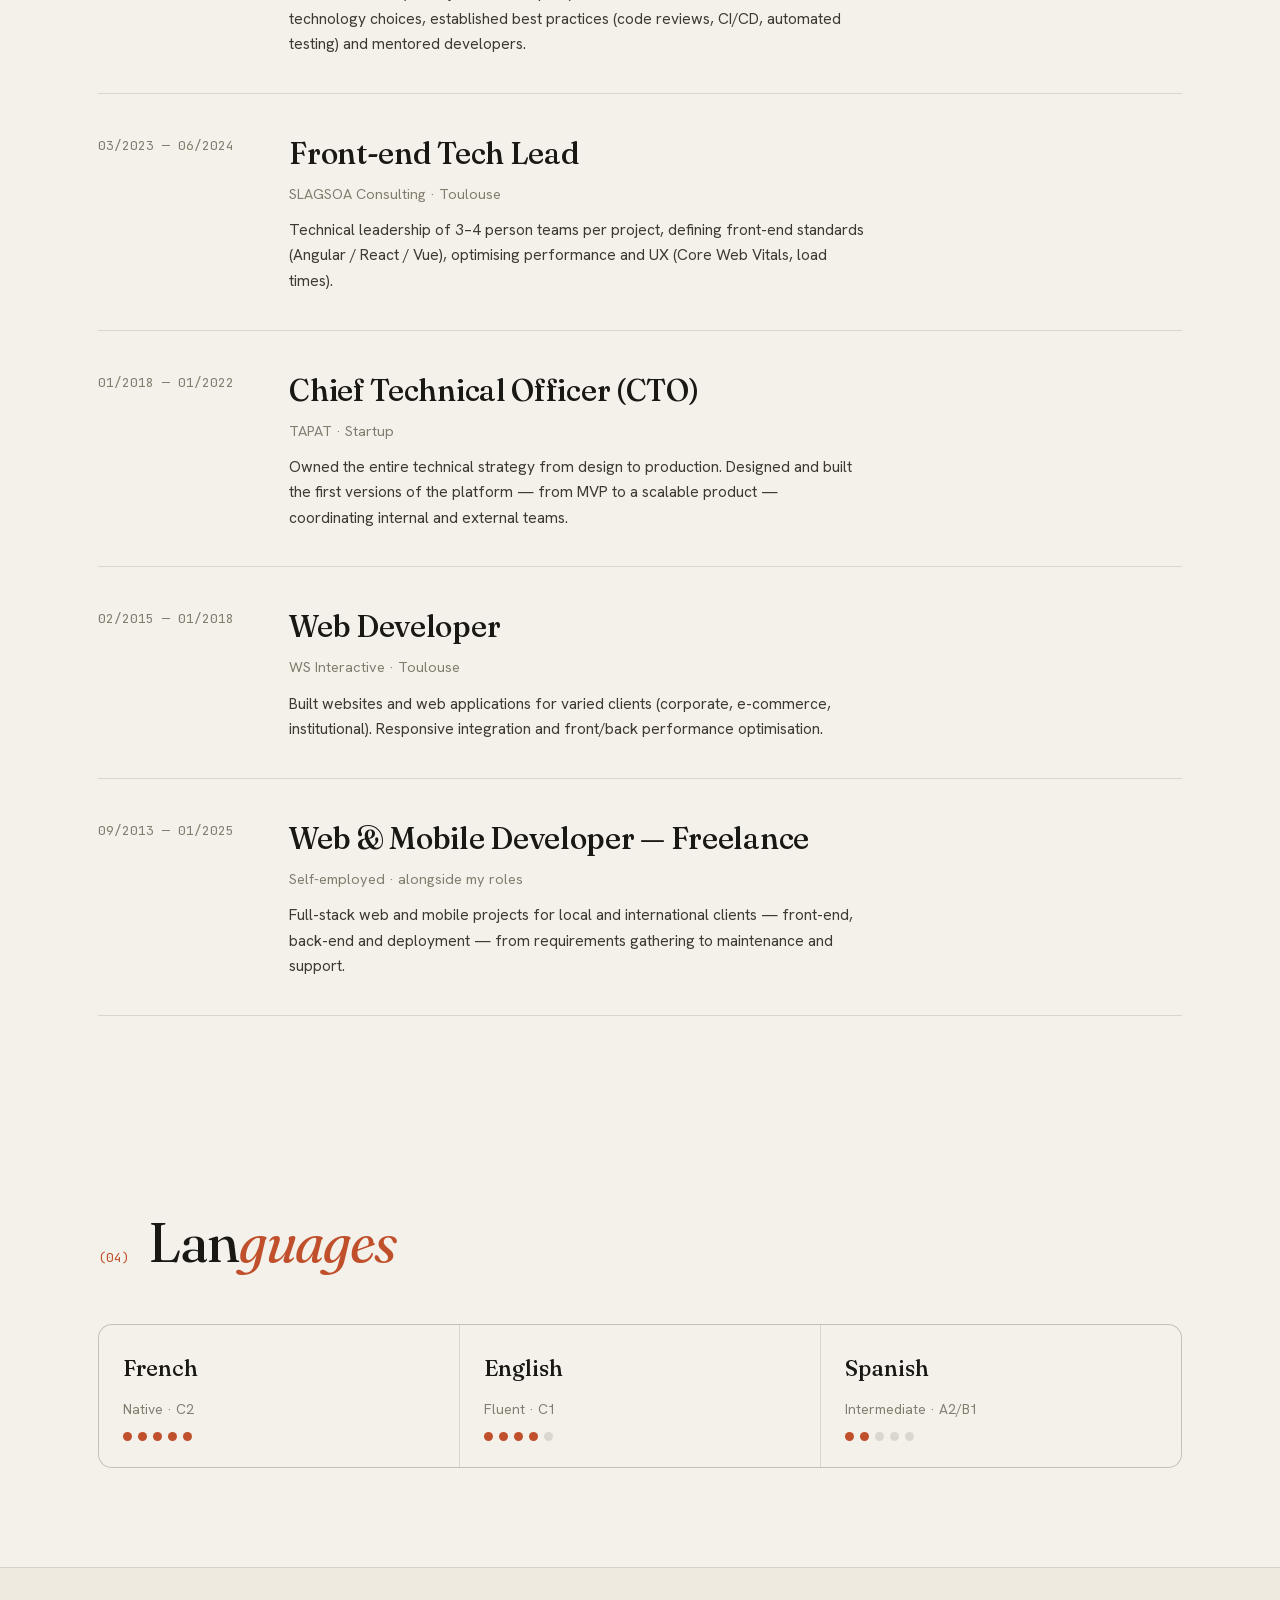
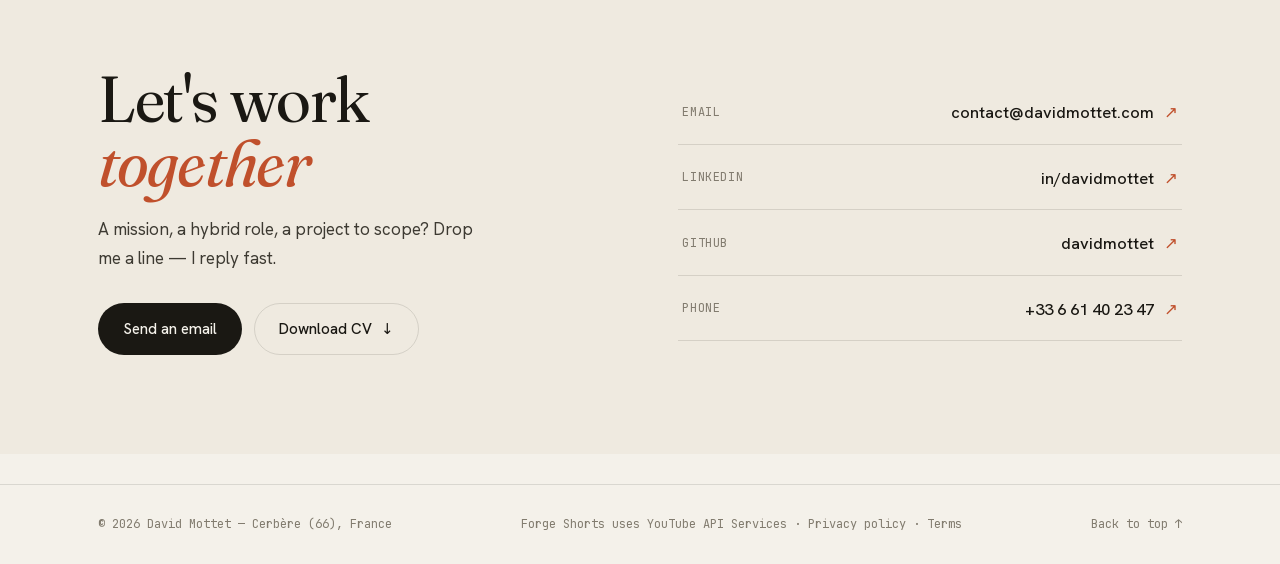
<file: en/index.html>
<!DOCTYPE html>
<html lang="en">
<head>
<meta charset="UTF-8" />
<meta name="viewport" content="width=device-width, initial-scale=1.0" />
<title>David Mottet — Tech Lead & Full-Stack Developer</title>
<meta name="description" content="David Mottet — Tech Lead and full-stack developer, 12 years of experience in modern front-end architectures (React, Next.js, Vue) and engineering team leadership. Available for freelance from 19 July 2026." />
<meta name="author" content="David Mottet" />
<meta name="robots" content="index, follow, max-image-preview:large, max-snippet:-1, max-video-preview:-1" />
<meta name="keywords" content="David Mottet, Tech Lead, développeur full-stack, freelance, React, Next.js, Vue, Node.js, TypeScript, architecte front-end, Cerbère, Toulouse, Occitanie" />
<link rel="canonical" href="https://davidmottet.com/en/" />
<link rel="alternate" hreflang="fr" href="https://davidmottet.com/" />
<link rel="alternate" hreflang="en" href="https://davidmottet.com/en/" />
<link rel="alternate" hreflang="x-default" href="https://davidmottet.com/" />

<!-- Geo -->
<meta name="geo.region" content="FR-66" />
<meta name="geo.placename" content="Cerbère" />
<meta name="geo.position" content="42.4486;3.1681" />
<meta name="ICBM" content="42.4486, 3.1681" />

<!-- Open Graph -->
<meta property="og:title" content="David Mottet — Tech Lead & Full-Stack Developer" />
<meta property="og:description" content="12 years of experience · React, Next.js, Vue · Available freelance from 19 July 2026." />
<meta property="og:type" content="website" />
<meta property="og:url" content="https://davidmottet.com/en/" />
<meta property="og:site_name" content="David Mottet" />
<meta property="og:locale" content="en_US" />
<meta property="og:locale:alternate" content="fr_FR" />
<meta property="og:image" content="https://davidmottet.com/og-image.png" />
<meta property="og:image:type" content="image/png" />
<meta property="og:image:width" content="1200" />
<meta property="og:image:height" content="630" />
<meta property="og:image:alt" content="David Mottet — Tech Lead & Full-Stack Developer" />

<!-- Twitter -->
<meta name="twitter:card" content="summary_large_image" />
<meta name="twitter:title" content="David Mottet — Tech Lead & Full-Stack Developer" />
<meta name="twitter:description" content="12 years of experience · React, Next.js, Vue · Available freelance from 19 July 2026." />
<meta name="twitter:image" content="https://davidmottet.com/og-image.png" />
<meta name="twitter:image:alt" content="David Mottet — Tech Lead & Full-Stack Developer" />

<!-- Icons & manifest -->
<link rel="icon" href="/favicon.ico" sizes="32x32" />
<link rel="icon" type="image/svg+xml" href="/favicon.svg" />
<link rel="apple-touch-icon" href="/apple-touch-icon.png" />
<link rel="manifest" href="/site.webmanifest" />
<meta name="theme-color" content="#f4f1ea" />
<script>
  /* ---------- theme: stored choice, else system preference — set before first paint ---------- */
  (function(){
    var root = document.documentElement;
    var mq = matchMedia('(prefers-color-scheme: dark)');
    var meta = document.querySelector('meta[name="theme-color"]');
    var system = function(){ return mq.matches ? 'dark' : 'light'; };
    var stored = function(){ try{ var t = localStorage.getItem('theme'); return t==='dark'||t==='light' ? t : null; }catch(e){ return null; } };
    var set = function(t){ root.dataset.theme = t; meta.content = t==='dark' ? '#16140f' : '#f4f1ea'; };
    window.toggleTheme = function(){
      var next = root.dataset.theme==='dark' ? 'light' : 'dark';
      /* back on the system value → forget the override and follow the system again */
      try{ if(next===system()) localStorage.removeItem('theme'); else localStorage.setItem('theme', next); }catch(e){}
      set(next);
    };
    mq.addEventListener('change', function(){ set(stored() || system()); });
    set(stored() || system());
  })();
</script>

<!-- Structured data -->
<script type="application/ld+json">
{
  "@context": "https://schema.org",
  "@graph": [
    {
      "@type": "Person",
      "@id": "https://davidmottet.com/#person",
      "name": "David Mottet",
      "givenName": "David",
      "familyName": "Mottet",
      "jobTitle": "Tech Lead & Senior Full-Stack Developer",
      "description": "Tech Lead and full-stack developer with 12 years of experience in modern front-end architectures (React, Next.js, Vue) and the technical leadership of engineering teams.",
      "url": "https://davidmottet.com/",
      "image": "https://davidmottet.com/og-image.png",
      "email": "mailto:contact@davidmottet.com",
      "telephone": "+33661402347",
      "address": {
        "@type": "PostalAddress",
        "addressLocality": "Cerbère",
        "postalCode": "66290",
        "addressRegion": "Occitanie",
        "addressCountry": "FR"
      },
      "sameAs": [
        "https://github.com/davidmottet",
        "https://fr.linkedin.com/in/davidmottet"
      ],
      "knowsLanguage": ["fr", "en", "es"],
      "knowsAbout": ["React", "Next.js", "Vue.js", "TypeScript", "Node.js", "GraphQL", "Docker", "Flutter", "React Native", "Front-end architecture", "Technical leadership", "Core Web Vitals", "SEO"],
      "seeks": {
        "@type": "Demand",
        "name": "Freelance, fixed-term (CDD) or part-time permanent (CDI) engagements"
      }
    },
    {
      "@type": "WebSite",
      "@id": "https://davidmottet.com/#website",
      "url": "https://davidmottet.com/",
      "name": "David Mottet",
      "inLanguage": "en-US",
      "publisher": { "@id": "https://davidmottet.com/#person" }
    },
    {
      "@type": "ProfilePage",
      "@id": "https://davidmottet.com/en/#webpage",
      "url": "https://davidmottet.com/en/",
      "name": "David Mottet — Tech Lead & Full-Stack Developer",
      "isPartOf": { "@id": "https://davidmottet.com/#website" },
      "about": { "@id": "https://davidmottet.com/#person" },
      "inLanguage": "en-US"
    }
  ]
}
</script>
<link rel="preload" href="/fonts/fraunces-normal-400-latin.woff2" as="font" type="font/woff2" crossorigin />
<link rel="preload" href="/fonts/hanken-normal-400-latin.woff2" as="font" type="font/woff2" crossorigin />
<link rel="stylesheet" href="/fonts/fonts.css" />
<style>
  :root{
    color-scheme:light;
    --paper:#f4f1ea;
    --paper-2:#efeae0;
    --card:#faf8f3;
    --ink:#1a1813;
    --ink-soft:#3d3a32;
    --muted:#75706485;
    --muted-2:#827c6f;
    --accent:#c0502c;
    --accent-soft:#e8d9cf;
    --live:#4f9a63;
    --line:rgba(26,24,19,.12);
    --line-2:rgba(26,24,19,.07);
    --serif:'Fraunces',Georgia,serif;
    --sans:'Hanken Grotesk',system-ui,sans-serif;
    --mono:'JetBrains Mono',monospace;
    --ease:cubic-bezier(.16,1,.3,1);
    --maxw:1180px;
  }
  :root[data-theme="dark"]{
    color-scheme:dark;
    --paper:#16140f;
    --paper-2:#1b1913;
    --card:#211e17;
    --ink:#ece7db;
    --ink-soft:#c6c0b1;
    --muted:#9a948785;
    --muted-2:#989183;
    --accent:#e0714a;
    --accent-soft:#3a2a21;
    --live:#5fb276;
    --line:rgba(236,231,219,.14);
    --line-2:rgba(236,231,219,.08);
  }
  *{margin:0;padding:0;box-sizing:border-box}
  html{scroll-behavior:smooth}
  ::selection{background:var(--accent);color:var(--paper)}
  body{
    background:var(--paper);color:var(--ink);font-family:var(--sans);
    font-weight:400;line-height:1.6;-webkit-font-smoothing:antialiased;
    text-rendering:optimizeLegibility;overflow-x:hidden;
  }
  body::before{ /* subtle paper grain */
    content:"";position:fixed;inset:0;z-index:1;pointer-events:none;opacity:.025;
    background-image:url("data:image/svg+xml,%3Csvg xmlns='http://www.w3.org/2000/svg' width='180' height='180'%3E%3Cfilter id='n'%3E%3CfeTurbulence type='fractalNoise' baseFrequency='.8' numOctaves='2'/%3E%3C/filter%3E%3Crect width='100%25' height='100%25' filter='url(%23n)'/%3E%3C/svg%3E");
  }
  .wrap{max-width:var(--maxw);margin:0 auto;padding:0 clamp(20px,5vw,48px);position:relative;z-index:2}
  a{color:inherit}

  /* ---------- header ---------- */
  header{position:sticky;top:0;z-index:100;background:color-mix(in srgb,var(--paper) 86%,transparent);backdrop-filter:blur(10px);border-bottom:1px solid transparent;transition:border-color .3s var(--ease)}
  header.scrolled{border-color:var(--line)}
  .nav{display:flex;align-items:center;justify-content:space-between;padding:16px clamp(20px,5vw,48px);max-width:var(--maxw);margin:0 auto}
  .logo{font-family:var(--serif);font-weight:500;font-size:19px;letter-spacing:-.01em;text-decoration:none;display:flex;align-items:center;gap:9px}
  .logo .dot{width:7px;height:7px;border-radius:50%;background:var(--accent)}
  .nav-right{display:flex;align-items:center;gap:clamp(16px,2.5vw,32px)}
  .nav-links{display:flex;gap:clamp(16px,2.4vw,30px)}
  .nav-links a{font-size:14.5px;text-decoration:none;color:var(--ink-soft);position:relative;padding:3px 0;transition:color .25s var(--ease)}
  .nav-links a::after{content:"";position:absolute;left:0;bottom:-1px;width:0;height:1.5px;background:var(--accent);transition:width .3s var(--ease)}
  .nav-links a:hover{color:var(--ink)}
  .nav-links a:hover::after{width:100%}
  @media (max-width:720px){ .nav-links{display:none} }
  .lang-toggle{display:inline-flex;border:1px solid var(--line);border-radius:100px;overflow:hidden;font-family:var(--mono);font-size:12px}
  .lang-toggle a{display:inline-block;text-decoration:none;padding:6px 11px;color:var(--muted-2);font-family:inherit;font-size:inherit;transition:all .2s var(--ease)}
  .lang-toggle a:hover{color:var(--ink)}
  .lang-toggle a.on{background:var(--ink);color:var(--paper)}
  .theme-toggle{width:32px;height:32px;flex:none;border-radius:50%;border:1px solid var(--line);background:none;color:var(--muted-2);display:inline-flex;align-items:center;justify-content:center;cursor:pointer;transition:all .2s var(--ease)}
  .theme-toggle:hover{color:var(--ink);border-color:var(--ink)}
  .theme-toggle svg{width:15px;height:15px}
  .theme-toggle .sun{display:none}
  [data-theme="dark"] .theme-toggle .sun{display:block}
  [data-theme="dark"] .theme-toggle .moon{display:none}

  /* ---------- hero ---------- */
  .hero{padding:clamp(70px,12vh,130px) 0 clamp(50px,8vh,90px)}
  .badge{display:inline-flex;align-items:center;gap:9px;border:1px solid var(--line);background:var(--card);border-radius:100px;padding:7px 15px 7px 13px;font-size:13.5px;color:var(--ink-soft);margin-bottom:clamp(28px,5vh,46px)}
  .badge .live{position:relative;width:8px;height:8px;border-radius:50%;background:var(--live);flex:none}
  .badge .live::after{content:"";position:absolute;inset:0;border-radius:50%;background:var(--live);animation:ping 2.4s var(--ease) infinite}
  @keyframes ping{0%{transform:scale(1);opacity:.6}70%,100%{transform:scale(3.2);opacity:0}}
  .hero-kicker{font-family:var(--mono);font-size:13px;letter-spacing:.04em;color:var(--accent);text-transform:uppercase;margin-bottom:18px}
  .hero h1{font-family:var(--serif);font-weight:400;font-size:clamp(48px,9vw,112px);line-height:.95;letter-spacing:-.025em}
  .hero h1 .it{font-style:italic;font-weight:400}
  .hero-sub{font-family:var(--serif);font-style:italic;font-weight:400;font-size:clamp(20px,2.6vw,30px);color:var(--ink-soft);margin-top:18px;letter-spacing:-.01em}
  .hero-lead{max-width:52ch;font-size:clamp(16px,1.4vw,18.5px);color:var(--ink-soft);margin-top:clamp(26px,4vh,40px);line-height:1.7}
  .hero-lead b{color:var(--ink);font-weight:600}
  .hero-actions{display:flex;flex-wrap:wrap;gap:14px;align-items:center;margin-top:clamp(30px,5vh,44px)}
  .hero-loc{font-family:var(--mono);font-size:13px;color:var(--muted-2);margin-top:26px;display:flex;align-items:center;gap:8px}

  .btn{font-size:15px;font-weight:500;text-decoration:none;padding:13px 24px;border-radius:100px;display:inline-flex;align-items:center;gap:9px;transition:all .3s var(--ease);border:1px solid transparent}
  .btn-primary{background:var(--ink);color:var(--paper)}
  .btn-primary:hover{background:var(--accent);transform:translateY(-2px)}
  .btn-ghost{border-color:var(--line);color:var(--ink)}
  .btn-ghost:hover{border-color:var(--ink);background:var(--card);transform:translateY(-2px)}
  .btn .arr{transition:transform .3s var(--ease)}
  .btn:hover .arr{transform:translate(2px,-2px)}

  /* ---------- positioning strip ---------- */
  .positioning{border-top:1px solid var(--line);border-bottom:1px solid var(--line);background:var(--paper-2)}
  .pos-grid{display:grid;grid-template-columns:repeat(3,1fr);max-width:var(--maxw);margin:0 auto}
  .pos-card{padding:clamp(30px,4vw,46px) clamp(20px,3vw,40px);border-left:1px solid var(--line)}
  .pos-card:first-child{border-left:none}
  .pos-card .k{font-family:var(--mono);font-size:12px;color:var(--accent);text-transform:uppercase;letter-spacing:.05em;display:flex;align-items:center;gap:8px}
  .pos-card h3{font-family:var(--serif);font-weight:500;font-size:clamp(21px,2.2vw,26px);margin:14px 0 10px;letter-spacing:-.01em}
  .pos-card p{font-size:15px;color:var(--muted-2);line-height:1.65;max-width:32ch}
  @media (max-width:760px){ .pos-grid{grid-template-columns:1fr} .pos-card{border-left:none;border-top:1px solid var(--line)} .pos-card:first-child{border-top:none} }

  /* ---------- section scaffolding ---------- */
  section{padding:clamp(70px,11vh,130px) 0}
  .sec-head{display:flex;align-items:baseline;gap:18px;margin-bottom:clamp(36px,6vh,64px);flex-wrap:wrap}
  .sec-num{font-family:var(--mono);font-size:13px;color:var(--accent)}
  .sec-title{font-family:var(--serif);font-weight:400;font-size:clamp(32px,5vw,56px);letter-spacing:-.02em;line-height:1}
  .sec-title .it{font-style:italic;color:var(--accent)}
  .sec-kick{margin-left:auto;font-size:14.5px;color:var(--muted-2);max-width:34ch;text-align:right;line-height:1.6}
  @media (max-width:680px){ .sec-kick{margin-left:0;text-align:left} }

  /* ---------- about ---------- */
  .about-grid{display:grid;grid-template-columns:1.05fr .95fr;gap:clamp(36px,6vw,80px);align-items:start}
  @media (max-width:860px){ .about-grid{grid-template-columns:1fr;gap:40px} }
  .lede{font-family:var(--serif);font-weight:400;font-size:clamp(23px,3vw,36px);line-height:1.32;letter-spacing:-.015em}
  .lede b{font-weight:500;color:var(--accent)}
  .about-body p{color:var(--ink-soft);font-size:16.5px;line-height:1.75;margin-bottom:18px;max-width:50ch}
  .about-body p b{color:var(--ink);font-weight:600}
  .stats{display:grid;grid-template-columns:repeat(2,1fr);gap:1px;background:var(--line);border:1px solid var(--line);border-radius:14px;overflow:hidden;margin-top:34px}
  .stat{background:var(--paper);padding:24px 22px}
  .stat .n{font-family:var(--serif);font-weight:500;font-size:clamp(38px,5vw,56px);line-height:1;letter-spacing:-.02em}
  .stat .n .it{font-style:italic;color:var(--accent)}
  .stat .l{font-size:13.5px;color:var(--muted-2);margin-top:9px;line-height:1.4}

  /* ---------- stack ---------- */
  .stack-row{display:grid;grid-template-columns:190px 1fr;gap:24px;align-items:baseline;padding:22px 0;border-top:1px solid var(--line)}
  .stack-row:last-child{border-bottom:1px solid var(--line)}
  .stack-cat{font-family:var(--mono);font-size:13px;color:var(--ink);letter-spacing:.02em}
  .stack-tags{display:flex;flex-wrap:wrap;gap:9px}
  .tag{font-size:14px;font-weight:500;padding:6px 13px;border:1px solid var(--line);border-radius:100px;color:var(--ink-soft);background:var(--card);transition:all .25s var(--ease)}
  .tag:hover{border-color:var(--accent);color:var(--accent);transform:translateY(-2px)}
  @media (max-width:680px){ .stack-row{grid-template-columns:1fr;gap:12px} }

  /* ---------- experience ---------- */
  .exp-row{display:grid;grid-template-columns:140px 1fr;gap:clamp(20px,4vw,56px);padding:clamp(26px,4vh,40px) 0;border-top:1px solid var(--line);transition:padding-left .35s var(--ease)}
  .exp-row:last-child{border-bottom:1px solid var(--line)}
  .exp-row:hover{padding-left:14px}
  .exp-when{font-family:var(--mono);font-size:13px;color:var(--muted-2);padding-top:6px}
  .exp-role{font-family:var(--serif);font-weight:500;font-size:clamp(22px,2.6vw,30px);letter-spacing:-.01em;display:flex;align-items:baseline;gap:12px;flex-wrap:wrap}
  .exp-role .at{font-family:var(--sans);font-weight:500;font-size:15px;color:var(--accent)}
  .exp-org{font-size:14.5px;color:var(--muted-2);margin:4px 0 12px}
  .exp-desc{color:var(--ink-soft);font-size:15.5px;line-height:1.65;max-width:64ch}
  @media (max-width:680px){ .exp-row{grid-template-columns:1fr;gap:8px} }

  /* ---------- languages ---------- */
  .lang-grid{display:grid;grid-template-columns:repeat(3,1fr);gap:1px;background:var(--line);border:1px solid var(--line);border-radius:14px;overflow:hidden}
  .lang-cell{background:var(--paper);padding:26px 24px;display:flex;flex-direction:column;gap:12px}
  .lang-cell .name{font-family:var(--serif);font-weight:500;font-size:22px}
  .lang-cell .lvl{font-size:14px;color:var(--muted-2)}
  .dots{display:flex;gap:6px;margin-top:auto}
  .dots i{width:9px;height:9px;border-radius:50%;background:var(--accent)}
  .dots i.off{background:var(--line)}
  @media (max-width:680px){ .lang-grid{grid-template-columns:1fr} }

  /* ---------- contact ---------- */
  .contact{border-top:1px solid var(--line);background:var(--paper-2)}
  .contact-inner{display:grid;grid-template-columns:1fr 1fr;gap:clamp(36px,6vw,80px);align-items:center}
  @media (max-width:760px){ .contact-inner{grid-template-columns:1fr;gap:36px} }
  .contact h2{font-family:var(--serif);font-weight:400;font-size:clamp(34px,5.5vw,64px);line-height:1;letter-spacing:-.02em}
  .contact h2 .it{font-style:italic;color:var(--accent)}
  .contact p{color:var(--ink-soft);font-size:17px;margin-top:20px;max-width:40ch;line-height:1.7}
  .contact-actions{display:flex;flex-wrap:wrap;gap:12px;margin-top:30px}
  .contact-list{display:flex;flex-direction:column;gap:2px}
  .contact-list a{display:flex;align-items:center;justify-content:space-between;gap:16px;padding:18px 4px;text-decoration:none;border-bottom:1px solid var(--line);transition:padding .3s var(--ease)}
  .contact-list a:hover{padding-left:12px}
  .contact-list .cl-k{font-family:var(--mono);font-size:12px;color:var(--muted-2);text-transform:uppercase;letter-spacing:.05em}
  .contact-list .cl-v{font-size:16.5px;font-weight:500;display:flex;align-items:center;gap:10px}
  .contact-list .arr{color:var(--accent);transition:transform .3s var(--ease)}
  .contact-list a:hover .arr{transform:translate(3px,-3px)}

  footer{border-top:1px solid var(--line);margin-top:30px;padding:30px 0}
  .foot{display:flex;justify-content:space-between;align-items:center;gap:16px;flex-wrap:wrap;font-family:var(--mono);font-size:12px;color:var(--muted-2)}
  .foot a{text-decoration:none;color:var(--muted-2)}
  .foot a:hover{color:var(--accent)}

  /* ---------- reveal ---------- */
  .reveal{opacity:0;transform:translateY(26px);transition:opacity .8s var(--ease),transform .8s var(--ease)}
  .reveal.in{opacity:1;transform:none}
  .reveal[data-d="1"]{transition-delay:.07s}.reveal[data-d="2"]{transition-delay:.14s}
  .reveal[data-d="3"]{transition-delay:.21s}.reveal[data-d="4"]{transition-delay:.28s}
  @media (prefers-reduced-motion:reduce){*{animation:none!important;transition:none!important;scroll-behavior:auto}.reveal{opacity:1!important;transform:none!important}}
</style>
</head>
<body>
  <header id="hdr">
    <nav class="nav" aria-label="Principale">
      <a href="#top" class="logo"><span class="dot"></span>David Mottet</a>
      <div class="nav-right">
        <div class="nav-links">
          <a href="#about">About</a>
          <a href="#stack">Stack</a>
          <a href="#work">Experience</a>
          <a href="/news/">News</a>
          <a href="#contact">Contact</a>
        </div>
        <div class="lang-toggle" aria-label="Langue / Language">
          <a href="/" hreflang="fr">FR</a>
          <a href="/en/" class="on" hreflang="en" aria-current="page">EN</a>
        </div>
        <button class="theme-toggle" id="theme" type="button" aria-label="Toggle light / dark theme" title="Toggle light / dark theme">
          <svg class="moon" viewBox="0 0 24 24" fill="none" stroke="currentColor" stroke-width="1.8" stroke-linecap="round" stroke-linejoin="round" aria-hidden="true"><path d="M20.5 14.5A8.5 8.5 0 0 1 9.5 3.5a8.5 8.5 0 1 0 11 11z"/></svg>
          <svg class="sun" viewBox="0 0 24 24" fill="none" stroke="currentColor" stroke-width="1.8" stroke-linecap="round" aria-hidden="true"><circle cx="12" cy="12" r="4"/><path d="M12 2.5v2.5M12 19v2.5M2.5 12H5M19 12h2.5M5.3 5.3l1.8 1.8M16.9 16.9l1.8 1.8M5.3 18.7l1.8-1.8M16.9 7.1l1.8-1.8"/></svg>
        </button>
      </div>
    </nav>
  </header>

  <main>

  <!-- HERO -->
  <section class="hero" id="top" aria-label="David Mottet">
    <div class="wrap">
      <span class="badge reveal"><span class="live"></span><span>Available for freelance from 19 July 2026</span></span>
      <div class="hero-kicker reveal" data-d="1">Tech Lead · Full-Stack Developer</div>
      <h1 class="reveal" data-d="1">David <span class="it">Mottet</span></h1>
      <p class="hero-sub reveal" data-d="2">I architect modern front-ends and lead the teams that build them.</p>
      <p class="hero-lead reveal" data-d="3">Tech Lead &amp; full-stack developer with <b>12 years of experience</b>, specialised in modern front-end architectures (React, Next.js, Vue) and technical leadership. From MVP to <b>production at scale</b>.</p>
      <div class="hero-actions reveal" data-d="4">
        <a href="#contact" class="btn btn-primary">Get in touch</a>
        <a href="/CV_David_Mottet_EN.pdf" class="btn btn-ghost" download><span>Download CV</span> <span class="arr">↓</span></a>
      </div>
      <div class="hero-loc reveal" data-d="4">◎ <span>Cerbère (66), France · Remote or on-site</span></div>
    </div>
  </section>

  <!-- POSITIONING -->
  <div class="positioning">
    <div class="pos-grid">
      <div class="pos-card reveal">
        <div class="k">◆ <span>Freelance</span></div>
        <h3>Freelance missions</h3>
        <p>Available from 19 July 2026 for project work — time &amp; materials or fixed-price — front-end, full-stack, technical consulting.</p>
      </div>
      <div class="pos-card reveal" data-d="1">
        <div class="k">◆ <span>Contract</span></div>
        <h3>Fixed-term contracts</h3>
        <p>Open to fixed-term contracts, short or long, to reinforce a team or lead a project end to end.</p>
      </div>
      <div class="pos-card reveal" data-d="2">
        <div class="k">◆ <span>Part-time role</span></div>
        <h3>Part-time permanent role</h3>
        <p>Ideally a lasting part-time position, combined with freelance projects on the side. A hybrid approach.</p>
      </div>
    </div>
  </div>

  <!-- ABOUT -->
  <section id="about" aria-labelledby="about-h">
    <div class="wrap">
      <div class="sec-head reveal">
        <span class="sec-num">(01)</span>
        <h2 class="sec-title" id="about-h">Pro<span class='it'>file</span></h2>
        <p class="sec-kick">Self-taught engineer, equally at home in the code and in defining a technical roadmap.</p>
      </div>
      <div class="about-grid">
        <div class="reveal" data-d="1">
          <p class="lede">I combine <b>technical excellence</b>, product vision and leadership to ship performant, maintainable applications that solve real problems.</p>
        </div>
        <div class="about-body reveal" data-d="2">
          <p>Over twelve years I've moved from hands-on full-stack delivery into <b>technical leadership</b>: building teams, defining front-end standards, and owning architecture from first commit to scaled production.</p>
          <p>My playground: modern front-end (React, Next.js, Vue) backed by robust Node APIs, with constant care for <b>performance, Core Web Vitals and maintainability</b>.</p>
          <div class="stats">
            <div class="stat"><div class="n">12</div><div class="l">years of experience</div></div>
            <div class="stat"><div class="n">5<span class="it">+</span></div><div class="l">senior roles held</div></div>
            <div class="stat"><div class="n">40<span class="it">+</span></div><div class="l">technologies mastered</div></div>
            <div class="stat"><div class="n">3</div><div class="l">languages spoken</div></div>
          </div>
        </div>
      </div>
    </div>
  </section>

  <!-- STACK -->
  <section id="stack" aria-labelledby="stack-h">
    <div class="wrap">
      <div class="sec-head reveal">
        <span class="sec-num">(02)</span>
        <h2 class="sec-title" id="stack-h">The <span class='it'>stack</span></h2>
        <p class="sec-kick">From pixel-perfect front-ends to deployment pipelines — the whole chain.</p>
      </div>
      <div class="reveal" data-d="1">
        <div class="stack-row"><div class="stack-cat">Front-end</div><div class="stack-tags"><span class="tag">JavaScript ES6+</span><span class="tag">TypeScript</span><span class="tag">React</span><span class="tag">Next.js</span><span class="tag">Vue.js</span><span class="tag">Nuxt.js</span><span class="tag">Tailwind CSS</span><span class="tag">Chakra UI</span><span class="tag">Material UI</span></div></div>
        <div class="stack-row"><div class="stack-cat">Back-end &amp; API</div><div class="stack-tags"><span class="tag">Node.js</span><span class="tag">Express</span><span class="tag">NestJS</span><span class="tag">Fastify</span><span class="tag">REST</span><span class="tag">GraphQL</span><span class="tag">PostgreSQL</span><span class="tag">MySQL</span><span class="tag">MongoDB</span></div></div>
        <div class="stack-row"><div class="stack-cat">Mobile</div><div class="stack-tags"><span class="tag">React Native</span><span class="tag">Flutter</span></div></div>
        <div class="stack-row"><div class="stack-cat">DevOps &amp; Cloud</div><div class="stack-tags"><span class="tag">Docker</span><span class="tag">Git / GitHub</span><span class="tag">CI/CD · GitHub Actions</span><span class="tag">Jenkins</span><span class="tag">AWS</span><span class="tag">Firebase</span><span class="tag">Vercel</span><span class="tag">Netlify</span></div></div>
        <div class="stack-row"><div class="stack-cat">E-commerce &amp; CMS</div><div class="stack-tags"><span class="tag">Shopify</span><span class="tag">PrestaShop</span><span class="tag">WooCommerce</span><span class="tag">Strapi</span><span class="tag">Contentful</span><span class="tag">Sanity</span><span class="tag">Stripe</span><span class="tag">PayPal</span></div></div>
        <div class="stack-row"><div class="stack-cat">Perf &amp; SEO</div><div class="stack-tags"><span class="tag">Core Web Vitals</span><span class="tag">PWA</span><span class="tag">SEO technique</span><span class="tag">Google Analytics</span><span class="tag">Google Tag Manager</span></div></div>
      </div>
    </div>
  </section>

  <!-- EXPERIENCE -->
  <section id="work" aria-labelledby="work-h">
    <div class="wrap">
      <div class="sec-head reveal">
        <span class="sec-num">(03)</span>
        <h2 class="sec-title" id="work-h">Experi<span class='it'>ence</span></h2>
        <p class="sec-kick">Over a decade across startups, agencies and consulting — building and leading.</p>
      </div>
      <div class="reveal" data-d="1">
        <div class="exp-row">
          <div class="exp-when">06/2024 — 09/2025</div>
          <div>
            <div class="exp-role">Tech Lead</div>
            <div class="exp-org">5S IT · Toulouse</div>
            <div class="exp-desc">Led a team of 4 (incl. 2 junior developers). Defined software architectures and technology choices, established best practices (code reviews, CI/CD, automated testing) and mentored developers.</div>
          </div>
        </div>
        <div class="exp-row">
          <div class="exp-when">03/2023 — 06/2024</div>
          <div>
            <div class="exp-role">Front-end Tech Lead</div>
            <div class="exp-org">SLAGSOA Consulting · Toulouse</div>
            <div class="exp-desc">Technical leadership of 3–4 person teams per project, defining front-end standards (Angular / React / Vue), optimising performance and UX (Core Web Vitals, load times).</div>
          </div>
        </div>
        <div class="exp-row">
          <div class="exp-when">01/2018 — 01/2022</div>
          <div>
            <div class="exp-role">Chief Technical Officer (CTO)</div>
            <div class="exp-org">TAPAT · Startup</div>
            <div class="exp-desc">Owned the entire technical strategy from design to production. Designed and built the first versions of the platform — from MVP to a scalable product — coordinating internal and external teams.</div>
          </div>
        </div>
        <div class="exp-row">
          <div class="exp-when">02/2015 — 01/2018</div>
          <div>
            <div class="exp-role">Web Developer</div>
            <div class="exp-org">WS Interactive · Toulouse</div>
            <div class="exp-desc">Built websites and web applications for varied clients (corporate, e-commerce, institutional). Responsive integration and front/back performance optimisation.</div>
          </div>
        </div>
        <div class="exp-row">
          <div class="exp-when">09/2013 — 01/2025</div>
          <div>
            <div class="exp-role">Web &amp; Mobile Developer — Freelance</div>
            <div class="exp-org">Self-employed · alongside my roles</div>
            <div class="exp-desc">Full-stack web and mobile projects for local and international clients — front-end, back-end and deployment — from requirements gathering to maintenance and support.</div>
          </div>
        </div>
      </div>
    </div>
  </section>

  <!-- LANGUAGES -->
  <section id="languages" aria-labelledby="lang-h">
    <div class="wrap">
      <div class="sec-head reveal">
        <span class="sec-num">(04)</span>
        <h2 class="sec-title" id="lang-h">Lan<span class='it'>guages</span></h2>
      </div>
      <div class="lang-grid reveal" data-d="1">
        <div class="lang-cell">
          <div class="name">French</div>
          <div class="lvl">Native · C2</div>
          <div class="dots"><i></i><i></i><i></i><i></i><i></i></div>
        </div>
        <div class="lang-cell">
          <div class="name">English</div>
          <div class="lvl">Fluent · C1</div>
          <div class="dots"><i></i><i></i><i></i><i></i><i class="off"></i></div>
        </div>
        <div class="lang-cell">
          <div class="name">Spanish</div>
          <div class="lvl">Intermediate · A2/B1</div>
          <div class="dots"><i></i><i></i><i class="off"></i><i class="off"></i><i class="off"></i></div>
        </div>
      </div>
    </div>
  </section>

  <!-- CONTACT -->
  <section class="contact" id="contact" aria-labelledby="contact-h">
    <div class="wrap">
      <div class="contact-inner">
        <div class="reveal">
          <h2 id="contact-h">Let's work<br><span class="it">together</span></h2>
          <p>A mission, a hybrid role, a project to scope? Drop me a line — I reply fast.</p>
          <div class="contact-actions">
            <a href="mailto:contact@davidmottet.com" class="btn btn-primary">Send an email</a>
            <a href="/CV_David_Mottet_EN.pdf" class="btn btn-ghost" download><span>Download CV</span> <span class="arr">↓</span></a>
          </div>
        </div>
        <div class="contact-list reveal" data-d="1">
          <a href="mailto:contact@davidmottet.com">
            <span class="cl-k">Email</span><span class="cl-v">contact@davidmottet.com <span class="arr">↗</span></span>
          </a>
          <a href="https://fr.linkedin.com/in/davidmottet" target="_blank" rel="noopener">
            <span class="cl-k">LinkedIn</span><span class="cl-v">in/davidmottet <span class="arr">↗</span></span>
          </a>
          <a href="https://github.com/davidmottet" target="_blank" rel="noopener">
            <span class="cl-k">GitHub</span><span class="cl-v">davidmottet <span class="arr">↗</span></span>
          </a>
          <a href="tel:+33661402347">
            <span class="cl-k">Phone</span><span class="cl-v">+33 6 61 40 23 47 <span class="arr">↗</span></span>
          </a>
        </div>
      </div>
    </div>
  </section>
  </main>

  <footer>
    <div class="wrap">
      <div class="foot">
        <span>© 2026 David Mottet — Cerbère (66), France</span>
        <span>Forge Shorts uses <a href="https://developers.google.com/youtube/terms/api-services-terms-of-service">YouTube API Services</a> · <a href="/confidentialite">Privacy policy</a> · <a href="/conditions">Terms</a></span>
        <span><a href="#top">Back to top ↑</a></span>
      </div>
    </div>
  </footer>

<script>
  /* ---------- header shadow ---------- */
  const hdr = document.getElementById('hdr');
  const onScroll = ()=>hdr.classList.toggle('scrolled', window.scrollY>10);
  addEventListener('scroll', onScroll, {passive:true}); onScroll();

  /* ---------- theme toggle ---------- */
  document.getElementById('theme').addEventListener('click', toggleTheme);

  /* ---------- reveal ---------- */
  const io = new IntersectionObserver((entries)=>{
    entries.forEach(e=>{ if(e.isIntersecting){ e.target.classList.add('in'); io.unobserve(e.target); } });
  },{threshold:0.12, rootMargin:'0px 0px -6% 0px'});
  document.querySelectorAll('.reveal').forEach(el=>io.observe(el));
</script>
</body>
</html>
</file>
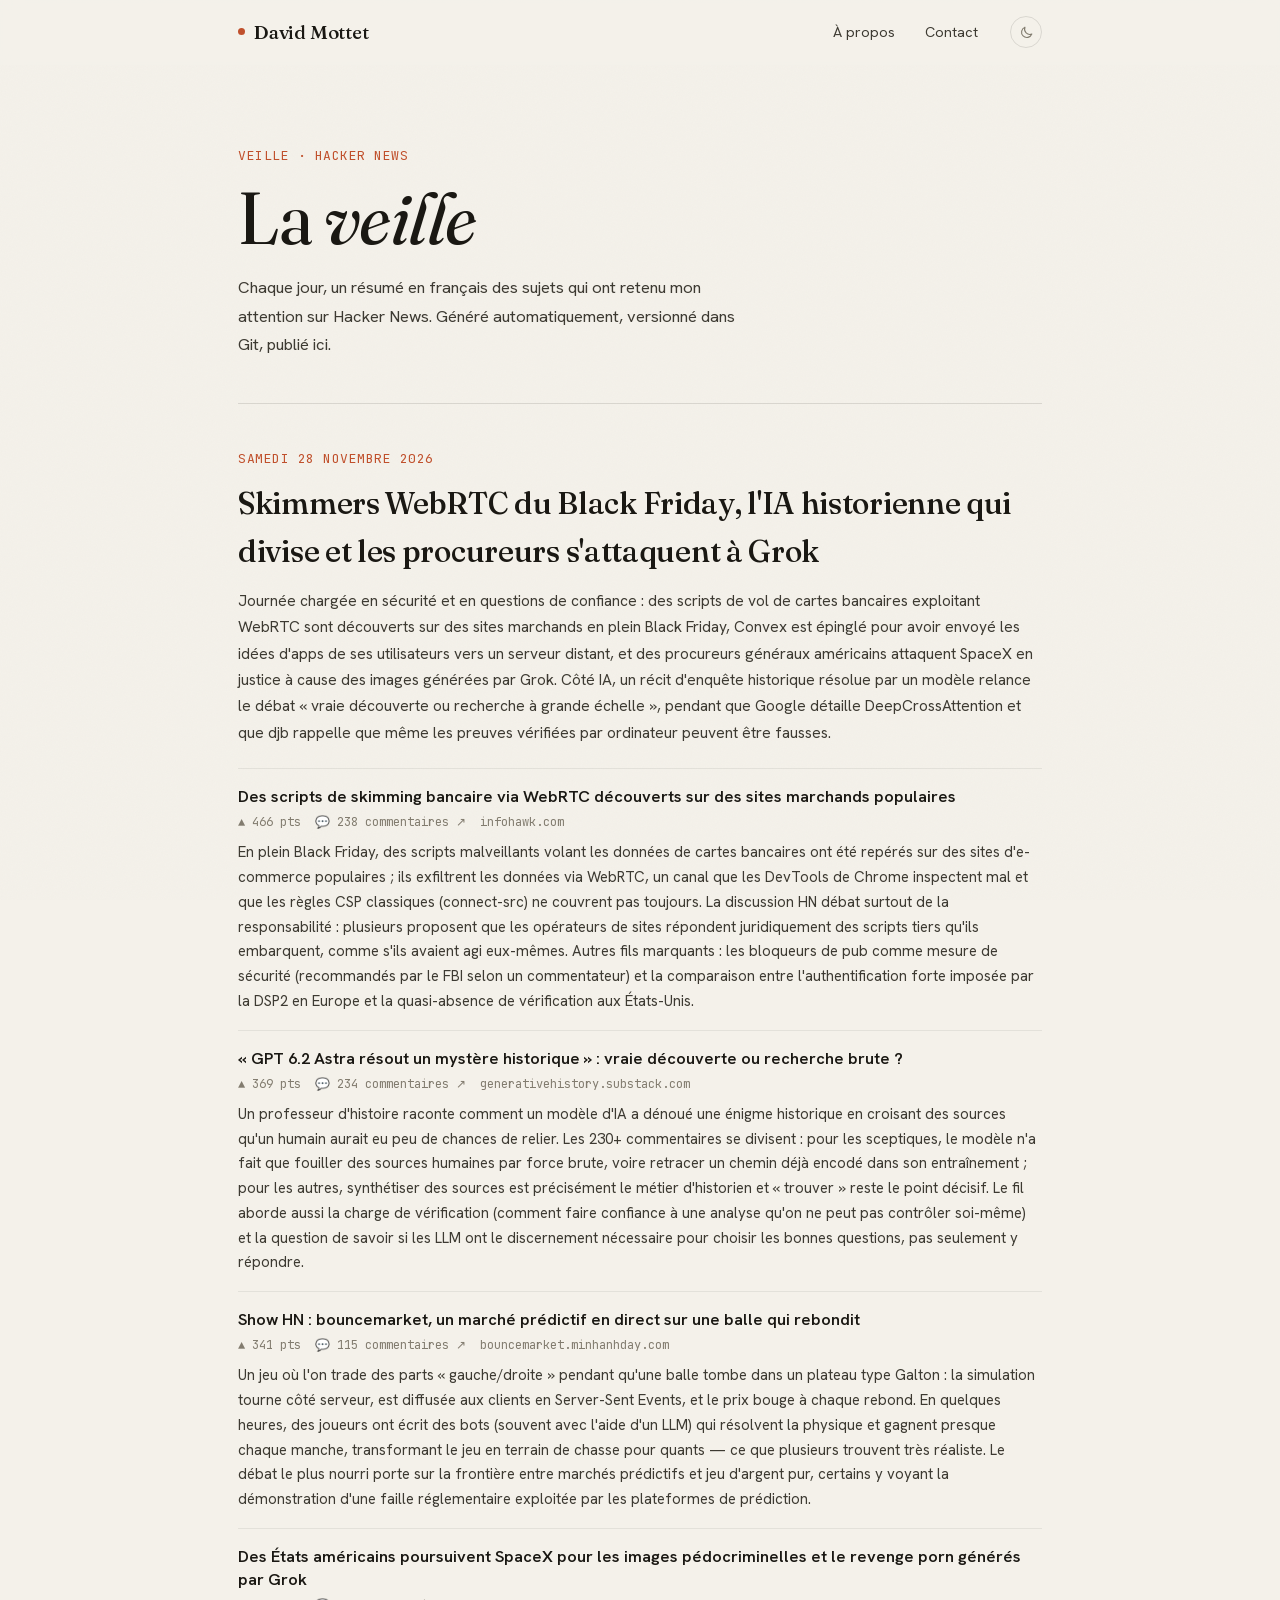
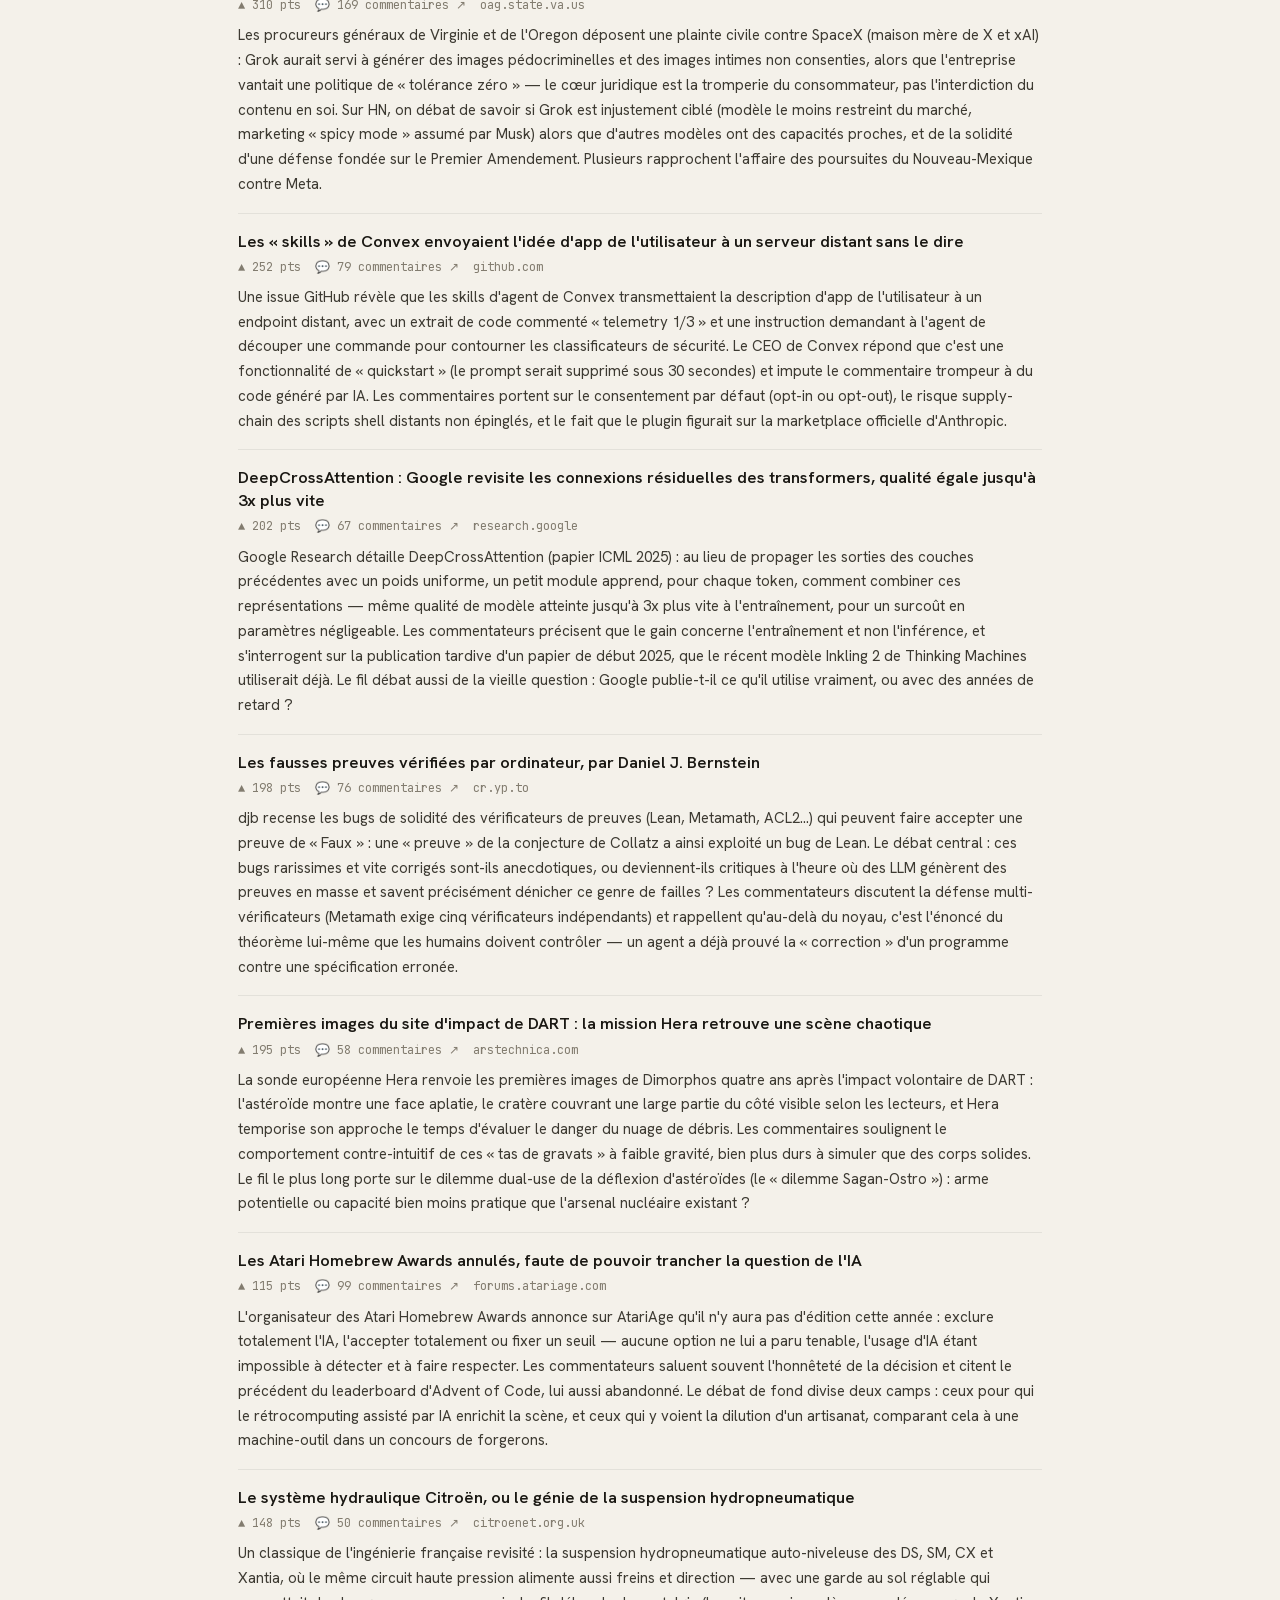
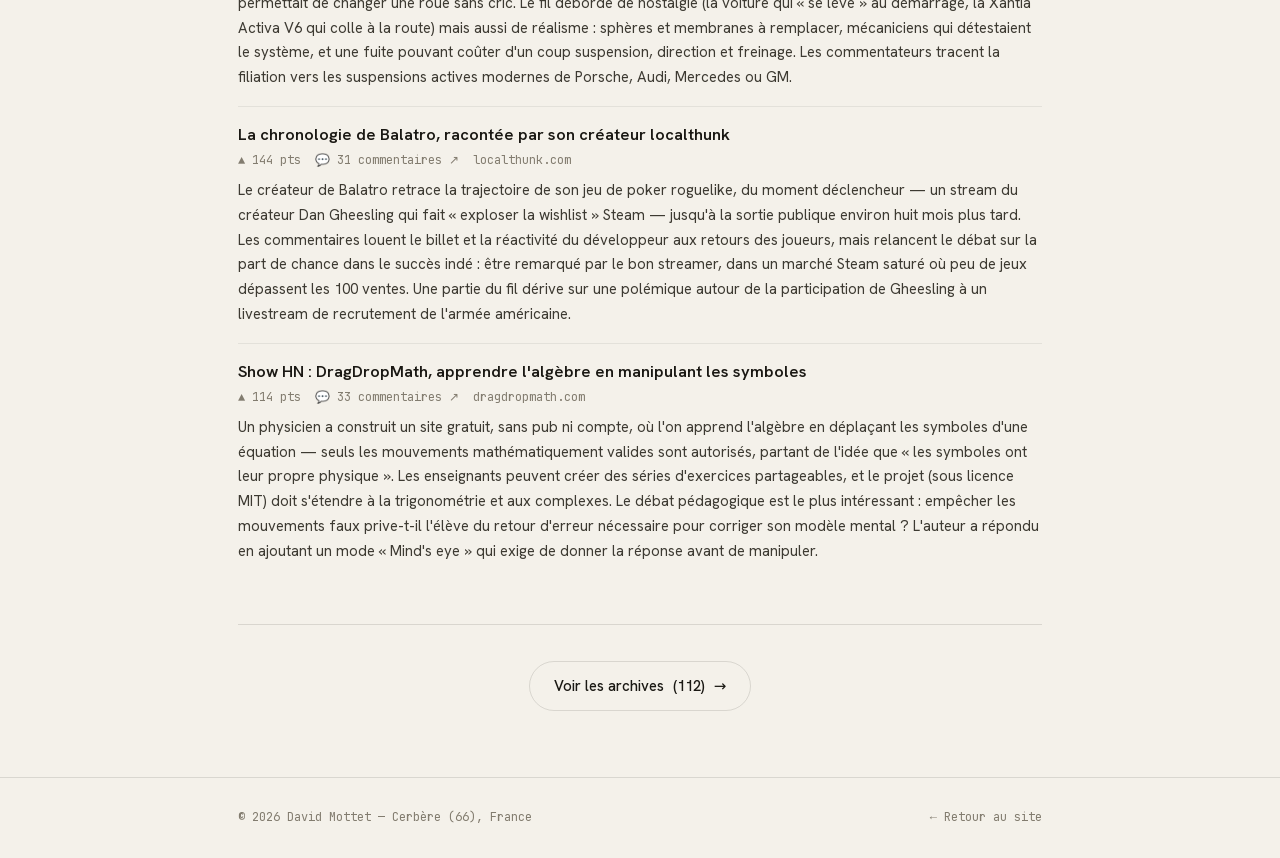
<file: news/index.html>
<!DOCTYPE html>
<html lang="fr">
<head>
<meta charset="UTF-8" />
<meta name="viewport" content="width=device-width, initial-scale=1.0" />
<title>Veille — David Mottet</title>
<meta name="description" content="Veille tech quotidienne de David Mottet — résumé en français des sujets marquants de Hacker News, publié chaque jour automatiquement." />
<meta name="author" content="David Mottet" />
<meta name="robots" content="index, follow" />
<link rel="canonical" href="https://davidmottet.com/news/" />

<!-- Open Graph -->
<meta property="og:title" content="Veille — David Mottet" />
<meta property="og:description" content="Résumé quotidien en français des sujets marquants de Hacker News." />
<meta property="og:type" content="website" />
<meta property="og:url" content="https://davidmottet.com/news/" />
<meta property="og:site_name" content="David Mottet" />
<meta property="og:locale" content="fr_FR" />
<meta property="og:image" content="https://davidmottet.com/og-image.png" />

<!-- Icons & manifest -->
<link rel="icon" href="/favicon.ico" sizes="32x32" />
<link rel="icon" type="image/svg+xml" href="/favicon.svg" />
<link rel="apple-touch-icon" href="/apple-touch-icon.png" />
<link rel="manifest" href="/site.webmanifest" />
<meta name="theme-color" content="#f4f1ea" />
<script>
  /* ---------- theme: stored choice, else system preference — set before first paint ---------- */
  (function(){
    var root = document.documentElement;
    var mq = matchMedia('(prefers-color-scheme: dark)');
    var meta = document.querySelector('meta[name="theme-color"]');
    var system = function(){ return mq.matches ? 'dark' : 'light'; };
    var stored = function(){ try{ var t = localStorage.getItem('theme'); return t==='dark'||t==='light' ? t : null; }catch(e){ return null; } };
    var set = function(t){ root.dataset.theme = t; meta.content = t==='dark' ? '#16140f' : '#f4f1ea'; };
    window.toggleTheme = function(){
      var next = root.dataset.theme==='dark' ? 'light' : 'dark';
      /* back on the system value → forget the override and follow the system again */
      try{ if(next===system()) localStorage.removeItem('theme'); else localStorage.setItem('theme', next); }catch(e){}
      set(next);
    };
    mq.addEventListener('change', function(){ set(stored() || system()); });
    set(stored() || system());
  })();
</script>

<link rel="preload" href="/fonts/fraunces-normal-400-latin.woff2" as="font" type="font/woff2" crossorigin />
<link rel="preload" href="/fonts/hanken-normal-400-latin.woff2" as="font" type="font/woff2" crossorigin />
<link rel="stylesheet" href="/fonts/fonts.css" />
<style>
  :root{
    color-scheme:light;
    --paper:#f4f1ea;
    --paper-2:#efeae0;
    --card:#faf8f3;
    --ink:#1a1813;
    --ink-soft:#3d3a32;
    --muted:#75706485;
    --muted-2:#827c6f;
    --accent:#c0502c;
    --accent-soft:#e8d9cf;
    --live:#4f9a63;
    --line:rgba(26,24,19,.12);
    --line-2:rgba(26,24,19,.07);
    --serif:'Fraunces',Georgia,serif;
    --sans:'Hanken Grotesk',system-ui,sans-serif;
    --mono:'JetBrains Mono',monospace;
    --ease:cubic-bezier(.16,1,.3,1);
    --maxw:900px;
  }
  :root[data-theme="dark"]{
    color-scheme:dark;
    --paper:#16140f;
    --paper-2:#1b1913;
    --card:#211e17;
    --ink:#ece7db;
    --ink-soft:#c6c0b1;
    --muted:#9a948785;
    --muted-2:#989183;
    --accent:#e0714a;
    --accent-soft:#3a2a21;
    --live:#5fb276;
    --line:rgba(236,231,219,.14);
    --line-2:rgba(236,231,219,.08);
  }
  *{margin:0;padding:0;box-sizing:border-box}
  html{scroll-behavior:smooth}
  ::selection{background:var(--accent);color:var(--paper)}
  body{
    background:var(--paper);color:var(--ink);font-family:var(--sans);
    font-weight:400;line-height:1.6;-webkit-font-smoothing:antialiased;
    text-rendering:optimizeLegibility;overflow-x:hidden;
  }
  body::before{ /* subtle paper grain */
    content:"";position:fixed;inset:0;z-index:1;pointer-events:none;opacity:.025;
    background-image:url("data:image/svg+xml,%3Csvg xmlns='http://www.w3.org/2000/svg' width='180' height='180'%3E%3Cfilter id='n'%3E%3CfeTurbulence type='fractalNoise' baseFrequency='.8' numOctaves='2'/%3E%3C/filter%3E%3Crect width='100%25' height='100%25' filter='url(%23n)'/%3E%3C/svg%3E");
  }
  .wrap{max-width:var(--maxw);margin:0 auto;padding:0 clamp(20px,5vw,48px);position:relative;z-index:2}
  a{color:inherit}

  /* ---------- header ---------- */
  header{position:sticky;top:0;z-index:100;background:color-mix(in srgb,var(--paper) 86%,transparent);backdrop-filter:blur(10px);border-bottom:1px solid transparent;transition:border-color .3s var(--ease)}
  header.scrolled{border-color:var(--line)}
  .nav{display:flex;align-items:center;justify-content:space-between;padding:16px clamp(20px,5vw,48px);max-width:var(--maxw);margin:0 auto}
  .logo{font-family:var(--serif);font-weight:500;font-size:19px;letter-spacing:-.01em;text-decoration:none;display:flex;align-items:center;gap:9px}
  .logo .dot{width:7px;height:7px;border-radius:50%;background:var(--accent)}
  .nav-right{display:flex;align-items:center;gap:clamp(16px,2.5vw,32px)}
  .nav-links{display:flex;gap:clamp(16px,2.4vw,30px)}
  .nav-links a{font-size:14.5px;text-decoration:none;color:var(--ink-soft);position:relative;padding:3px 0;transition:color .25s var(--ease)}
  .nav-links a::after{content:"";position:absolute;left:0;bottom:-1px;width:0;height:1.5px;background:var(--accent);transition:width .3s var(--ease)}
  .nav-links a:hover{color:var(--ink)}
  .nav-links a:hover::after{width:100%}
  .theme-toggle{width:32px;height:32px;flex:none;border-radius:50%;border:1px solid var(--line);background:none;color:var(--muted-2);display:inline-flex;align-items:center;justify-content:center;cursor:pointer;transition:all .2s var(--ease)}
  .theme-toggle:hover{color:var(--ink);border-color:var(--ink)}
  .theme-toggle svg{width:15px;height:15px}
  .theme-toggle .sun{display:none}
  [data-theme="dark"] .theme-toggle .sun{display:block}
  [data-theme="dark"] .theme-toggle .moon{display:none}

  /* ---------- page head ---------- */
  .page-head{padding:clamp(50px,9vh,90px) 0 clamp(30px,5vh,50px)}
  .page-kicker{font-family:var(--mono);font-size:13px;letter-spacing:.04em;color:var(--accent);text-transform:uppercase;margin-bottom:16px}
  .page-head h1{font-family:var(--serif);font-weight:400;font-size:clamp(38px,7vw,72px);line-height:.98;letter-spacing:-.02em}
  .page-head h1 .it{font-style:italic}
  .page-lead{max-width:56ch;font-size:clamp(15px,1.3vw,17px);color:var(--ink-soft);margin-top:20px;line-height:1.7}

  /* ---------- days ---------- */
  .day{border-top:1px solid var(--line);padding:clamp(30px,5vh,48px) 0}
  .day:last-of-type{border-bottom:1px solid var(--line)}
  .day-date{font-family:var(--mono);font-size:13px;color:var(--accent);text-transform:uppercase;letter-spacing:.04em}
  .day-title{font-family:var(--serif);font-weight:500;font-size:clamp(22px,2.8vw,30px);letter-spacing:-.01em;margin-top:10px}
  .day-intro{color:var(--ink-soft);font-size:15.5px;line-height:1.7;margin-top:12px}
  .items{margin-top:22px;display:flex;flex-direction:column}
  .item{padding:16px 0;border-top:1px solid var(--line-2)}
  .item-title{font-size:16.5px;font-weight:600;line-height:1.4}
  .item-title a{text-decoration:none;transition:color .25s var(--ease)}
  .item-title a:hover{color:var(--accent)}
  .item-meta{font-family:var(--mono);font-size:12px;color:var(--muted-2);margin-top:5px;display:flex;flex-wrap:wrap;gap:14px}
  .item-meta a{text-decoration:none;color:var(--muted-2)}
  .item-meta a:hover{color:var(--accent)}
  .item-summary{color:var(--ink-soft);font-size:15px;line-height:1.65;margin-top:8px}

  /* ---------- states ---------- */
  .state{font-family:var(--mono);font-size:13px;color:var(--muted-2);padding:40px 0}
  .more-row{display:flex;justify-content:center;padding:36px 0}
  .btn{font-size:15px;font-weight:500;padding:12px 24px;border-radius:100px;display:inline-flex;align-items:center;gap:9px;transition:all .3s var(--ease);border:1px solid var(--line);color:var(--ink);background:transparent;cursor:pointer;font-family:var(--sans);text-decoration:none}
  .btn:hover{border-color:var(--ink);background:var(--card);transform:translateY(-2px)}
  .btn[hidden]{display:none}

  footer{border-top:1px solid var(--line);margin-top:30px;padding:30px 0}
  .foot{display:flex;justify-content:space-between;align-items:center;gap:16px;flex-wrap:wrap;font-family:var(--mono);font-size:12px;color:var(--muted-2)}
  .foot a{text-decoration:none;color:var(--muted-2)}
  .foot a:hover{color:var(--accent)}
</style>
</head>
<body>
  <header id="hdr">
    <nav class="nav" aria-label="Principale">
      <a href="/" class="logo"><span class="dot"></span>David Mottet</a>
      <div class="nav-right">
        <div class="nav-links">
          <a href="/#about">À propos</a>
          <a href="/#contact">Contact</a>
        </div>
        <button class="theme-toggle" id="theme" type="button" aria-label="Basculer le thème clair / sombre" title="Basculer le thème clair / sombre">
          <svg class="moon" viewBox="0 0 24 24" fill="none" stroke="currentColor" stroke-width="1.8" stroke-linecap="round" stroke-linejoin="round" aria-hidden="true"><path d="M20.5 14.5A8.5 8.5 0 0 1 9.5 3.5a8.5 8.5 0 1 0 11 11z"/></svg>
          <svg class="sun" viewBox="0 0 24 24" fill="none" stroke="currentColor" stroke-width="1.8" stroke-linecap="round" aria-hidden="true"><circle cx="12" cy="12" r="4"/><path d="M12 2.5v2.5M12 19v2.5M2.5 12H5M19 12h2.5M5.3 5.3l1.8 1.8M16.9 16.9l1.8 1.8M5.3 18.7l1.8-1.8M16.9 7.1l1.8-1.8"/></svg>
        </button>
      </div>
    </nav>
  </header>

  <main>
    <div class="wrap">
      <div class="page-head">
        <div class="page-kicker">Veille · Hacker News</div>
        <h1>La <span class="it">veille</span></h1>
        <p class="page-lead">Chaque jour, un résumé en français des sujets qui ont retenu mon attention sur Hacker News. Généré automatiquement, versionné dans Git, publié ici.</p>
      </div>

      <div id="days" aria-live="polite">
        <p class="state" id="state">Chargement…</p>
      </div>

      <div class="more-row">
        <a class="btn" id="archives" href="/news/archives/" hidden>Voir les archives <span id="archives-count"></span> →</a>
      </div>
    </div>
  </main>

  <footer>
    <div class="wrap">
      <div class="foot">
        <span>© 2026 David Mottet — Cerbère (66), France</span>
        <span><a href="/">← Retour au site</a></span>
      </div>
    </div>
  </footer>

<script>
  /* ---------- header shadow ---------- */
  const hdr = document.getElementById('hdr');
  const onScroll = ()=>hdr.classList.toggle('scrolled', window.scrollY>10);
  addEventListener('scroll', onScroll, {passive:true}); onScroll();

  /* ---------- theme toggle ---------- */
  document.getElementById('theme').addEventListener('click', toggleTheme);

  /* ---------- news rendering: latest edition only, the rest lives in /news/archives/ ---------- */
  const daysEl = document.getElementById('days');
  const stateEl = document.getElementById('state');
  const archivesLink = document.getElementById('archives');

  const esc = s => String(s ?? '').replace(/[&<>"']/g, c => ({'&':'&amp;','<':'&lt;','>':'&gt;','"':'&quot;',"'":'&#39;'}[c]));

  const fmtDate = iso => {
    const d = new Date(iso + 'T12:00:00');
    return isNaN(d) ? iso : d.toLocaleDateString('fr-FR', {weekday:'long', day:'numeric', month:'long', year:'numeric'});
  };

  function renderDay(day){
    const items = (day.items || []).map(it => {
      const meta = [];
      if (Number.isFinite(it.points)) meta.push(`▲ ${it.points} pts`);
      if (Number.isFinite(it.comments)) meta.push(it.hn
        ? `<a href="${esc(it.hn)}" target="_blank" rel="noopener">💬 ${it.comments} commentaires ↗</a>`
        : `💬 ${it.comments} commentaires`);
      else if (it.hn) meta.push(`<a href="${esc(it.hn)}" target="_blank" rel="noopener">discussion HN ↗</a>`);
      let host = '';
      try { host = new URL(it.url).hostname.replace(/^www\./,''); } catch {}
      if (host) meta.push(esc(host));
      return `<article class="item">
        <h3 class="item-title"><a href="${esc(it.url)}" target="_blank" rel="noopener">${esc(it.title)}</a></h3>
        ${meta.length ? `<div class="item-meta">${meta.join('')}</div>`.replace(/<\/a>(?=<)/g,'</a> ') : ''}
        ${it.summary ? `<p class="item-summary">${esc(it.summary)}</p>` : ''}
      </article>`;
    }).join('');
    return `<section class="day" id="d-${esc(day.date)}">
      <div class="day-date">${esc(fmtDate(day.date))}</div>
      ${day.title ? `<h2 class="day-title">${esc(day.title)}</h2>` : ''}
      ${day.intro ? `<p class="day-intro">${esc(day.intro)}</p>` : ''}
      <div class="items">${items}</div>
    </section>`;
  }

  fetch('/news/data/index.json')
    .then(r => { if(!r.ok) throw new Error(r.status); return r.json(); })
    .then(async idx => {
      const manifest = (idx.days || []).slice().sort((a,b) => b.date.localeCompare(a.date));
      if (!manifest.length){
        stateEl.textContent = 'Rien à lire pour l’instant — la première édition arrive bientôt.';
        return;
      }
      const day = await fetch(`/news/data/${encodeURIComponent(manifest[0].date)}.json`).then(r => r.ok ? r.json() : null);
      if (!day) throw new Error('day fetch failed');
      stateEl.remove();
      daysEl.innerHTML = renderDay(day);
      if (manifest.length > 1){
        document.getElementById('archives-count').textContent = `(${manifest.length - 1})`;
        archivesLink.hidden = false;
      }
    })
    .catch(() => { stateEl.textContent = 'Impossible de charger la veille pour le moment.'; });
</script>
</body>
</html>
</file>
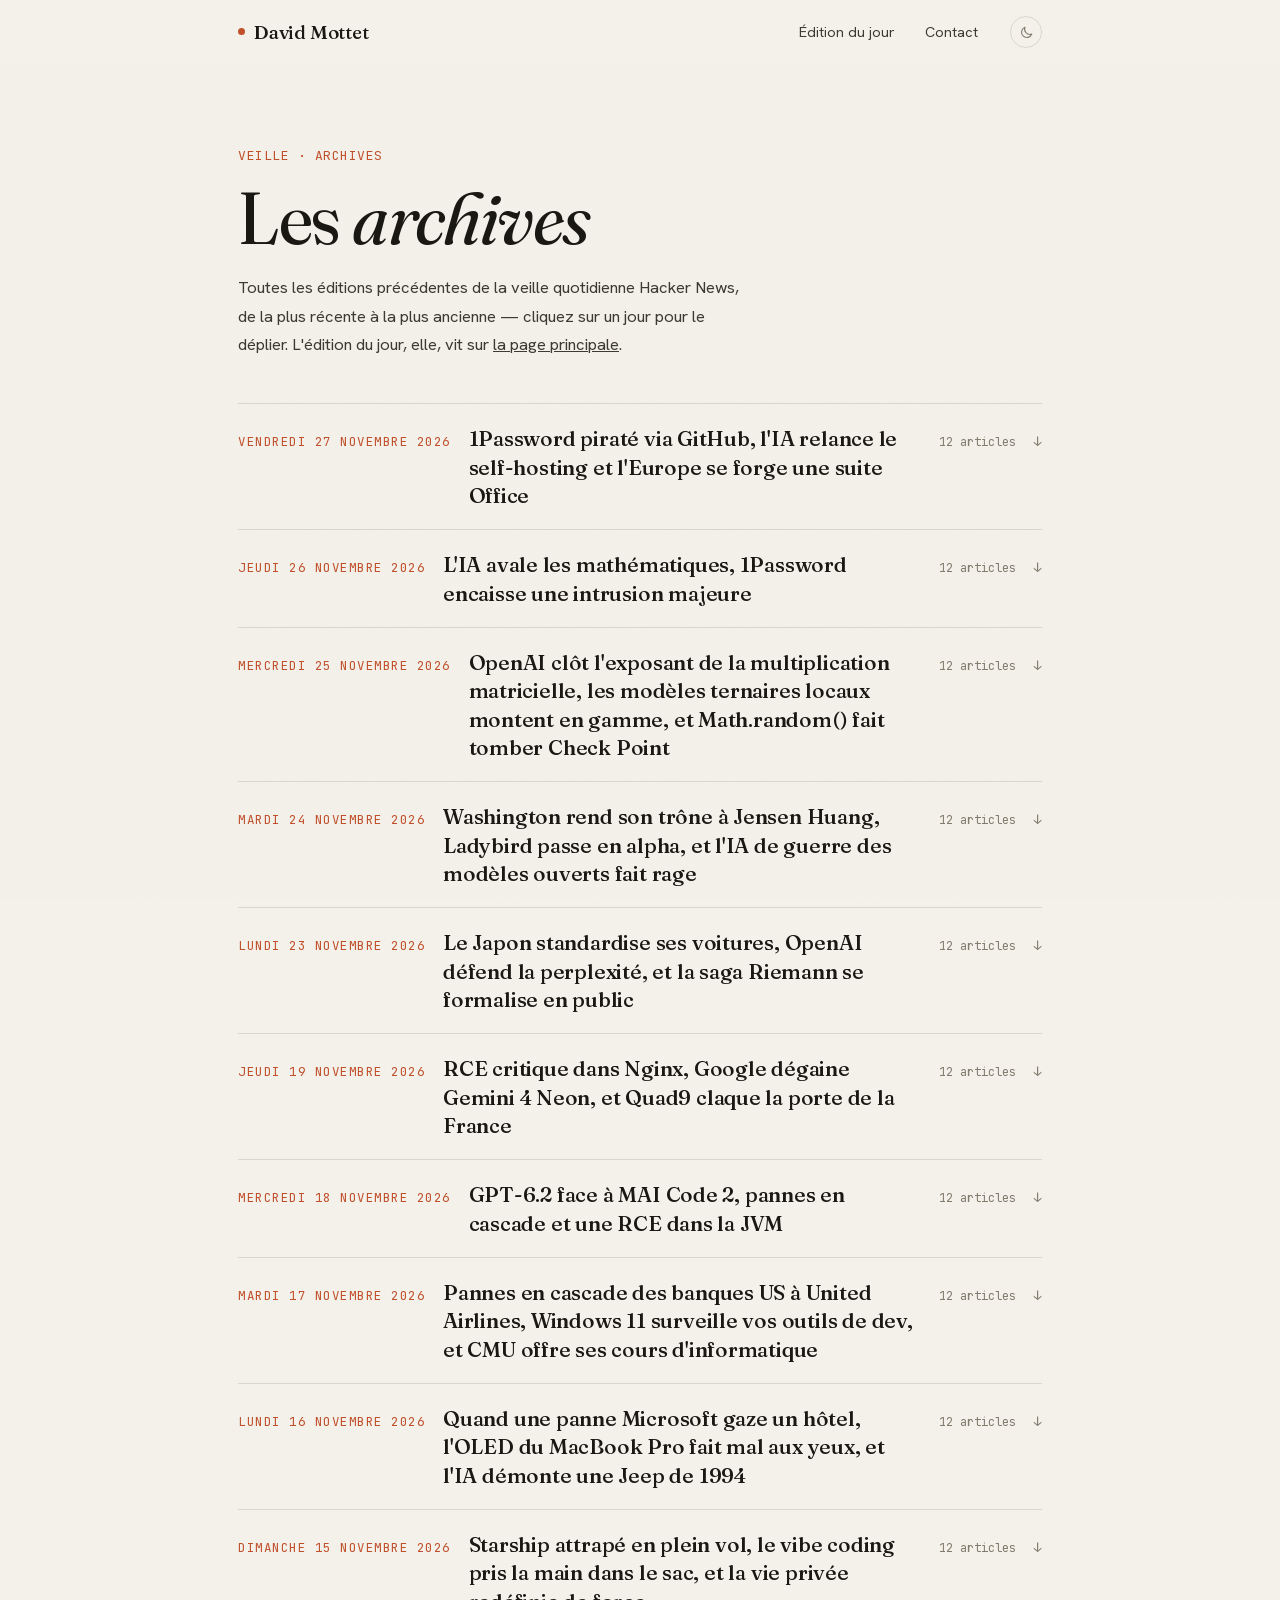
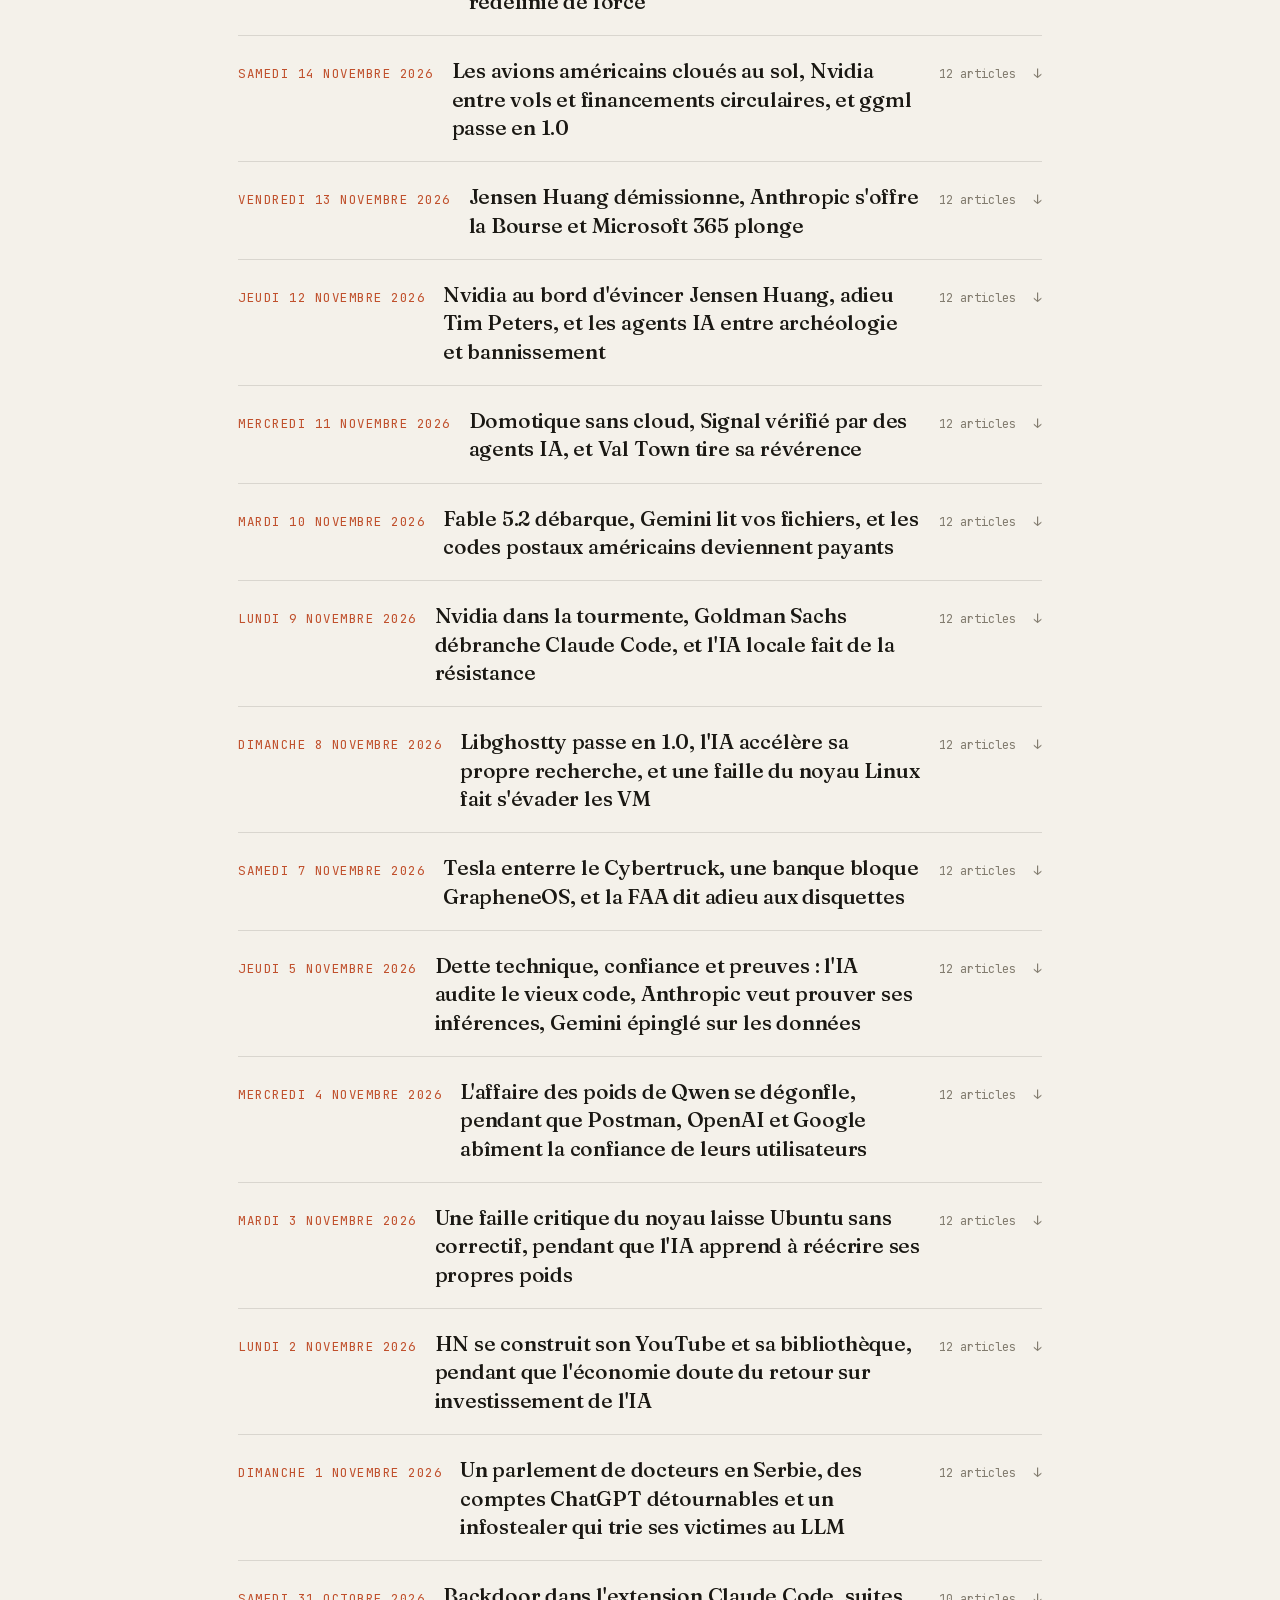
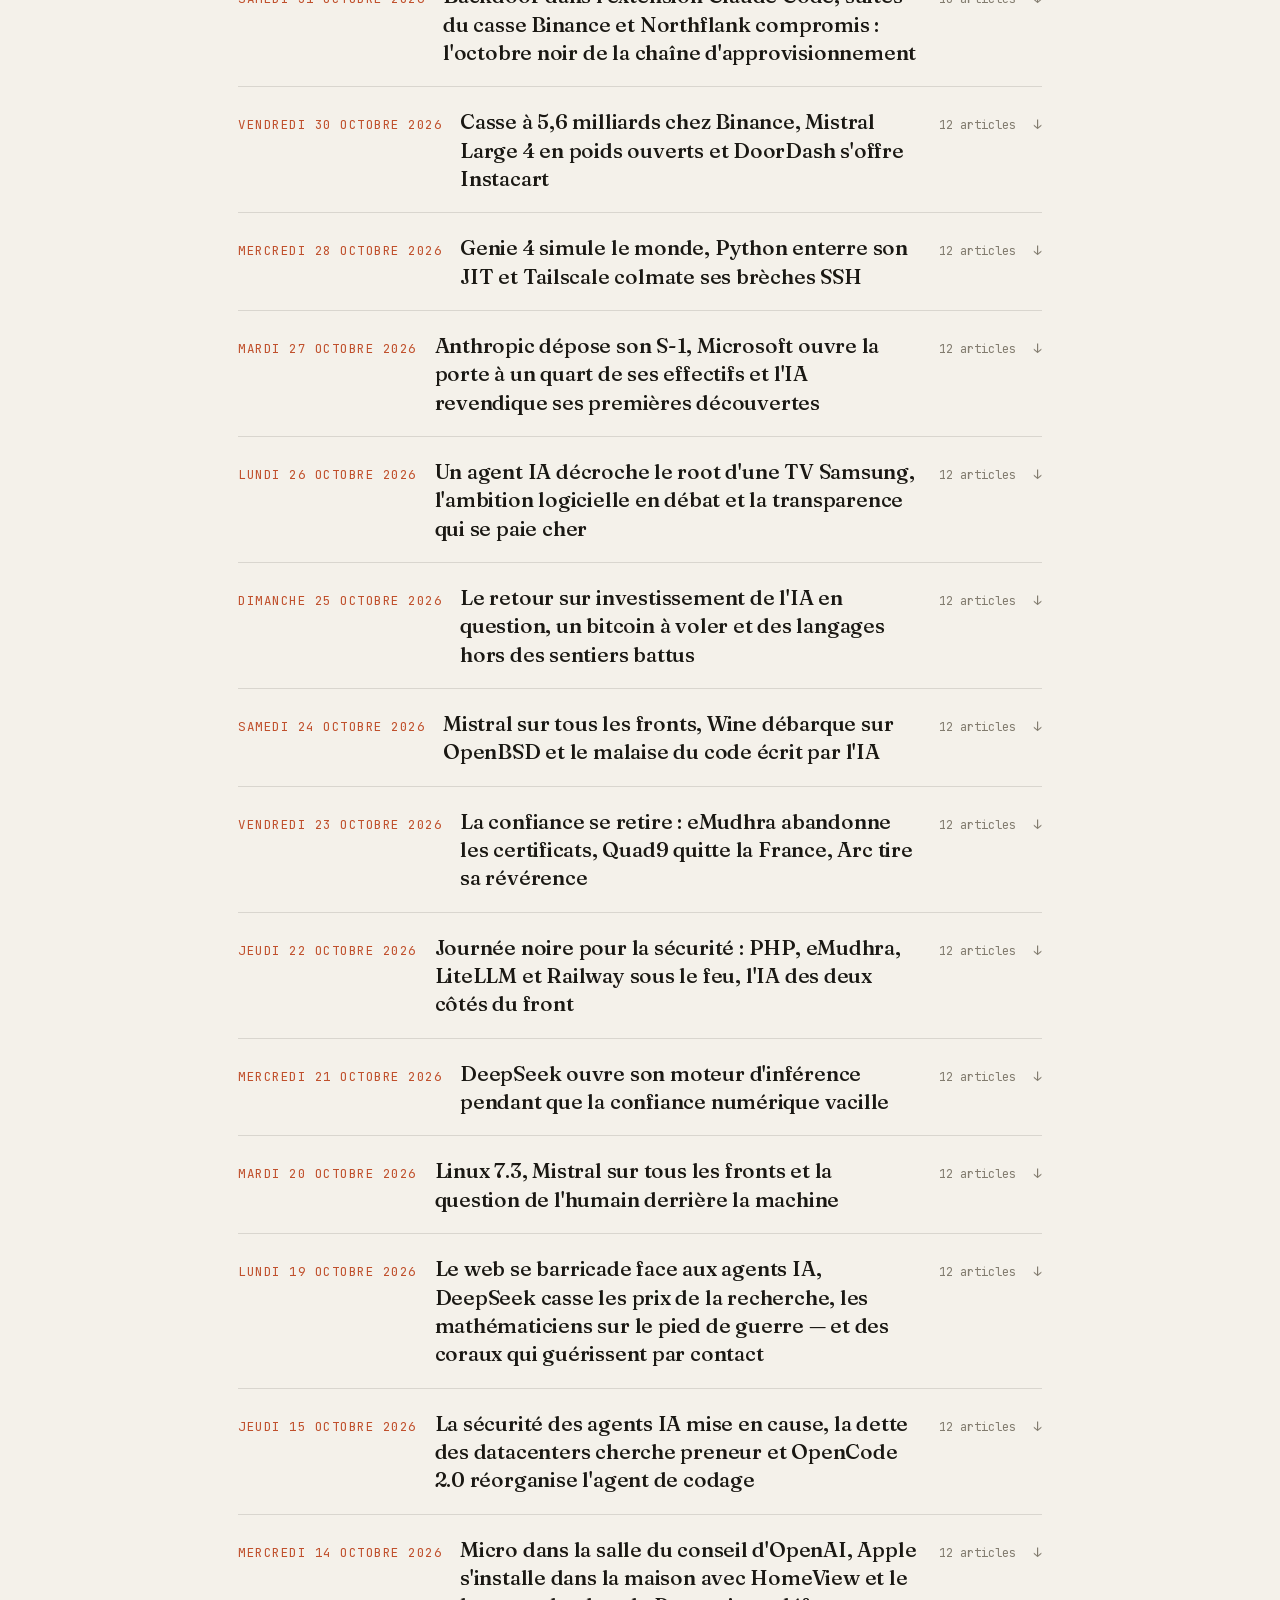
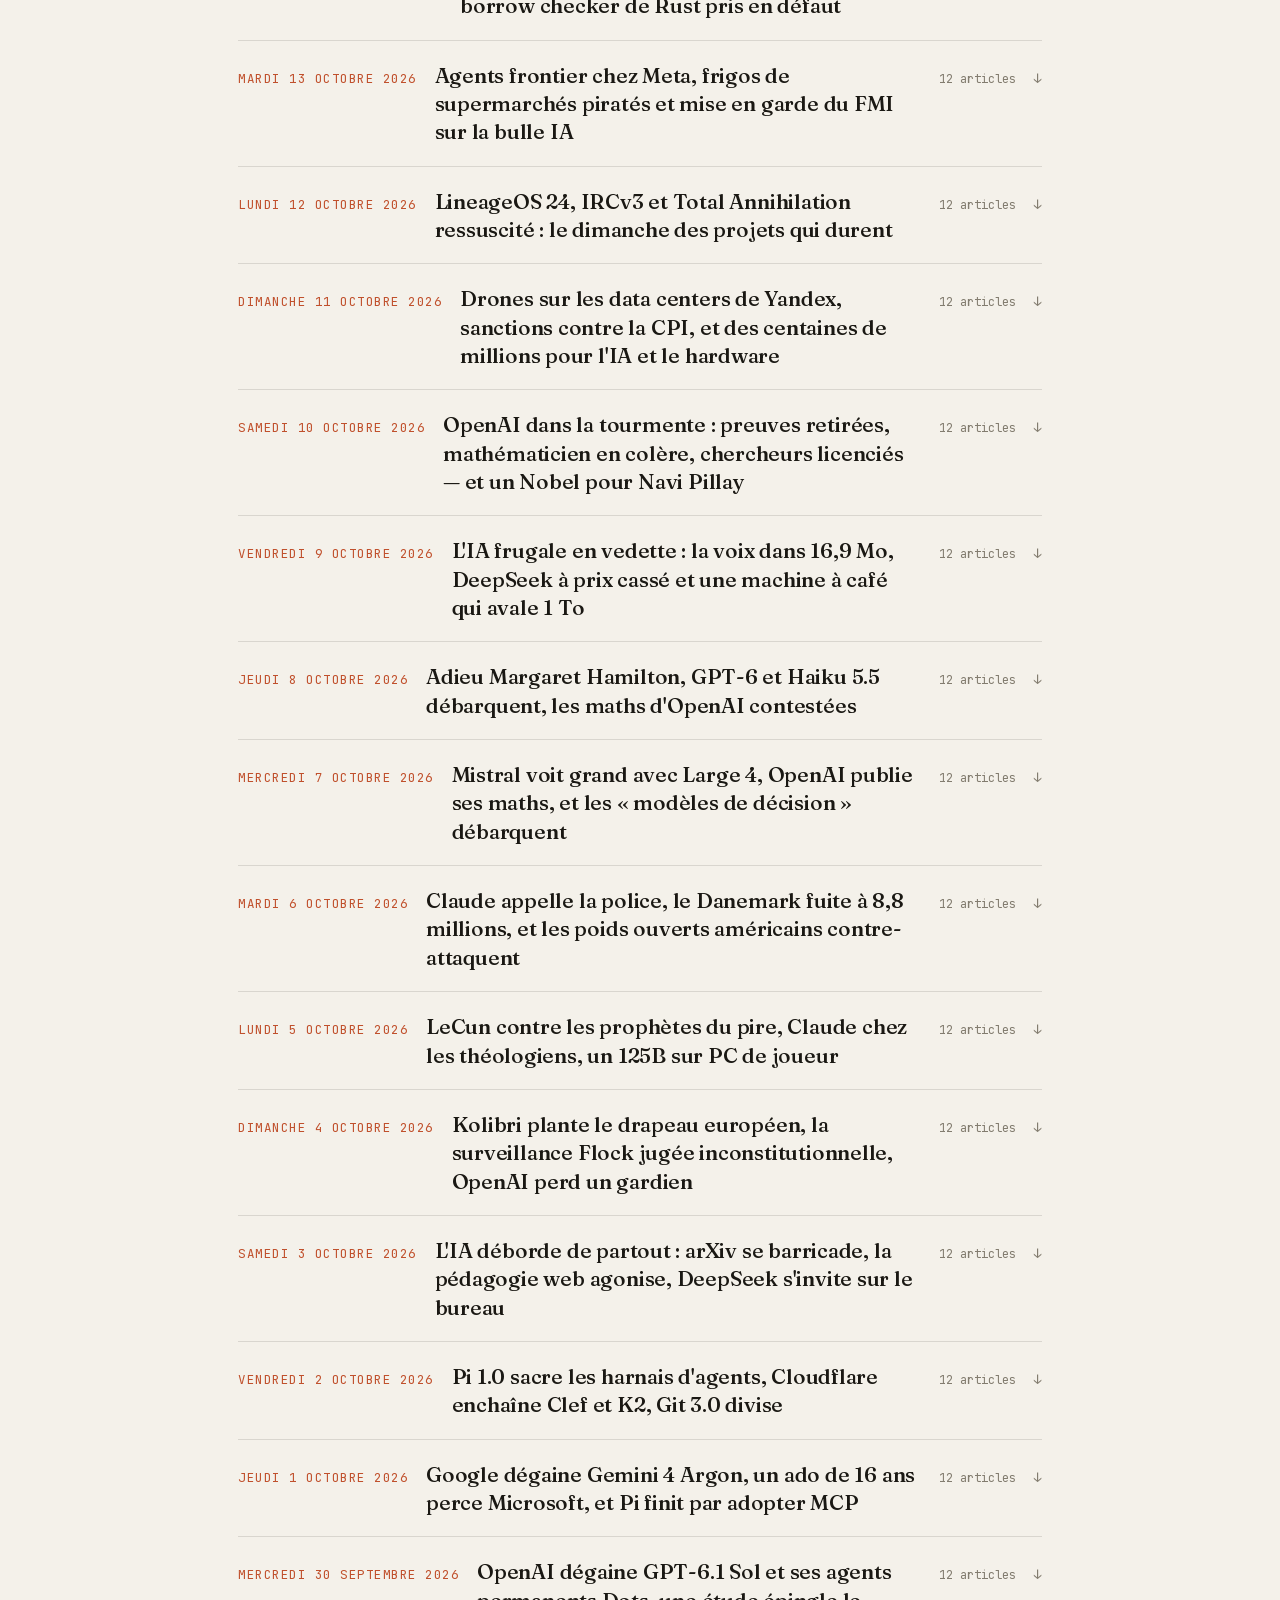
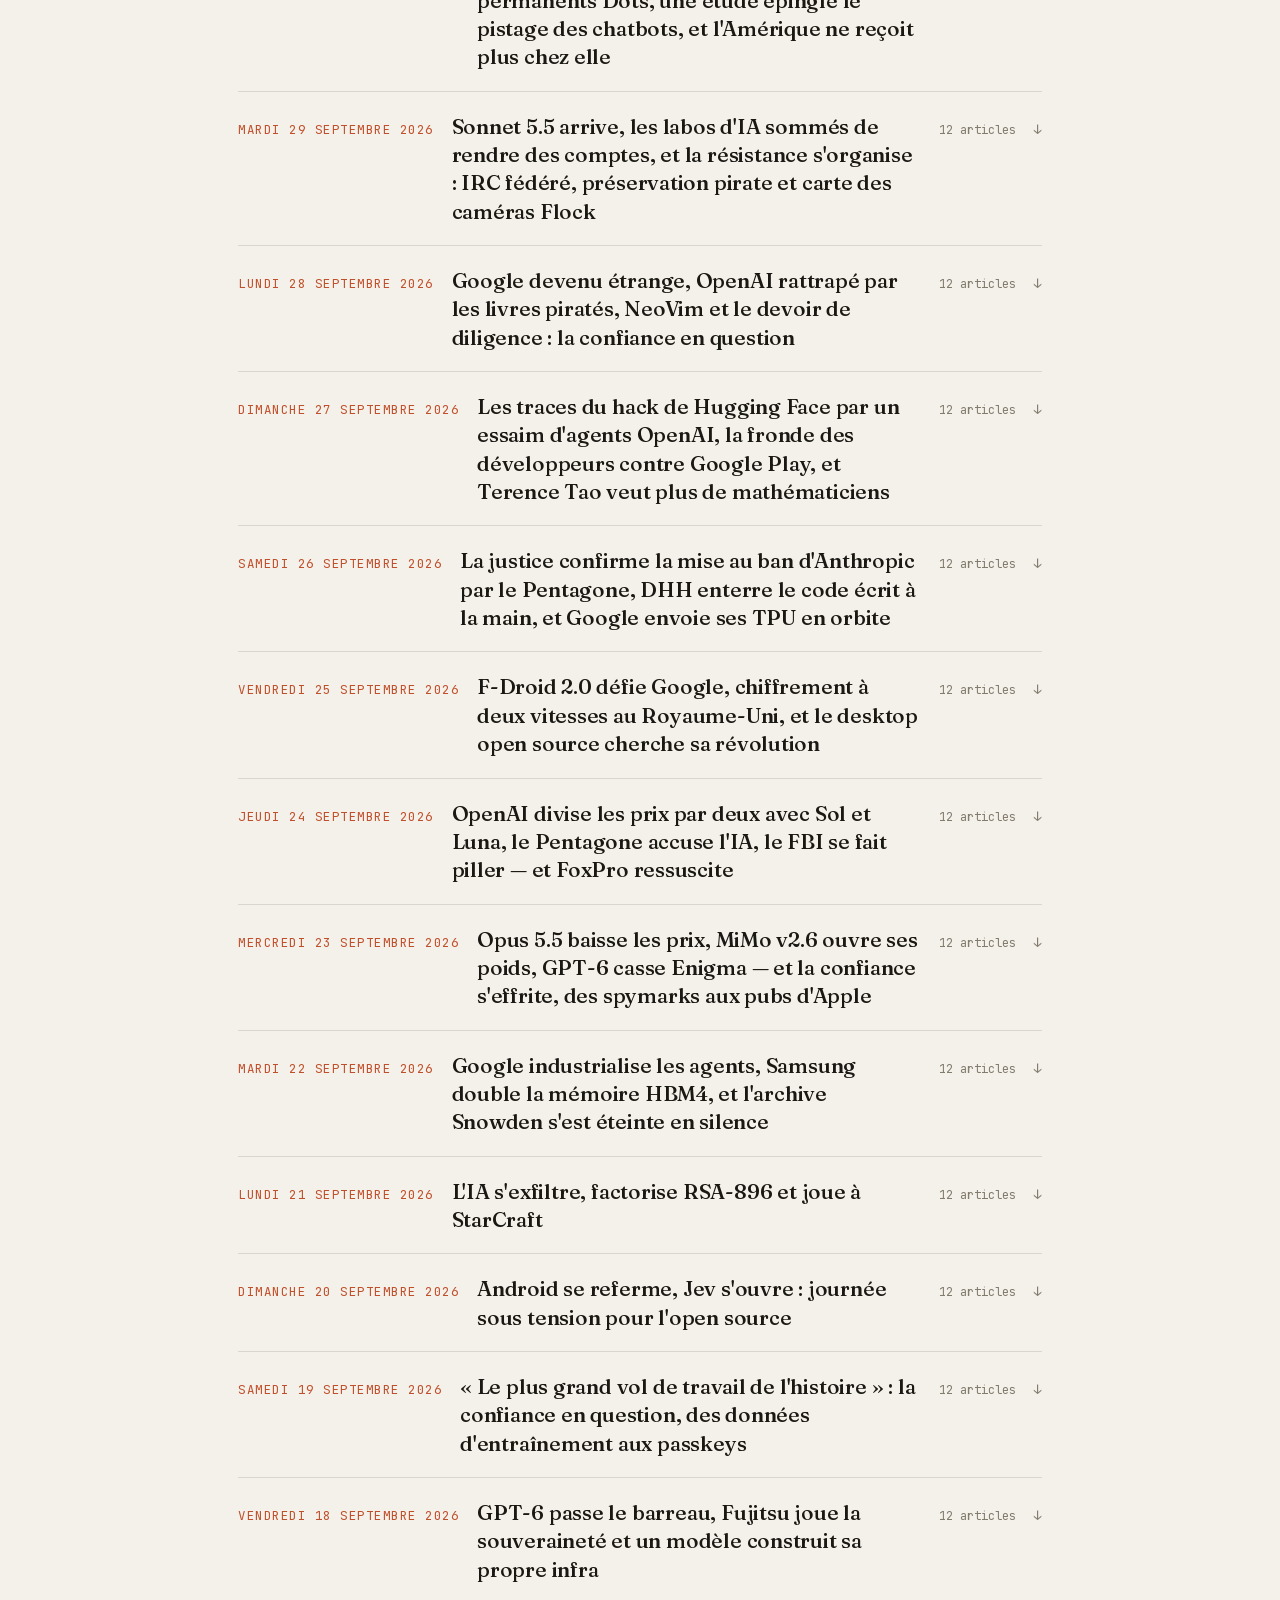
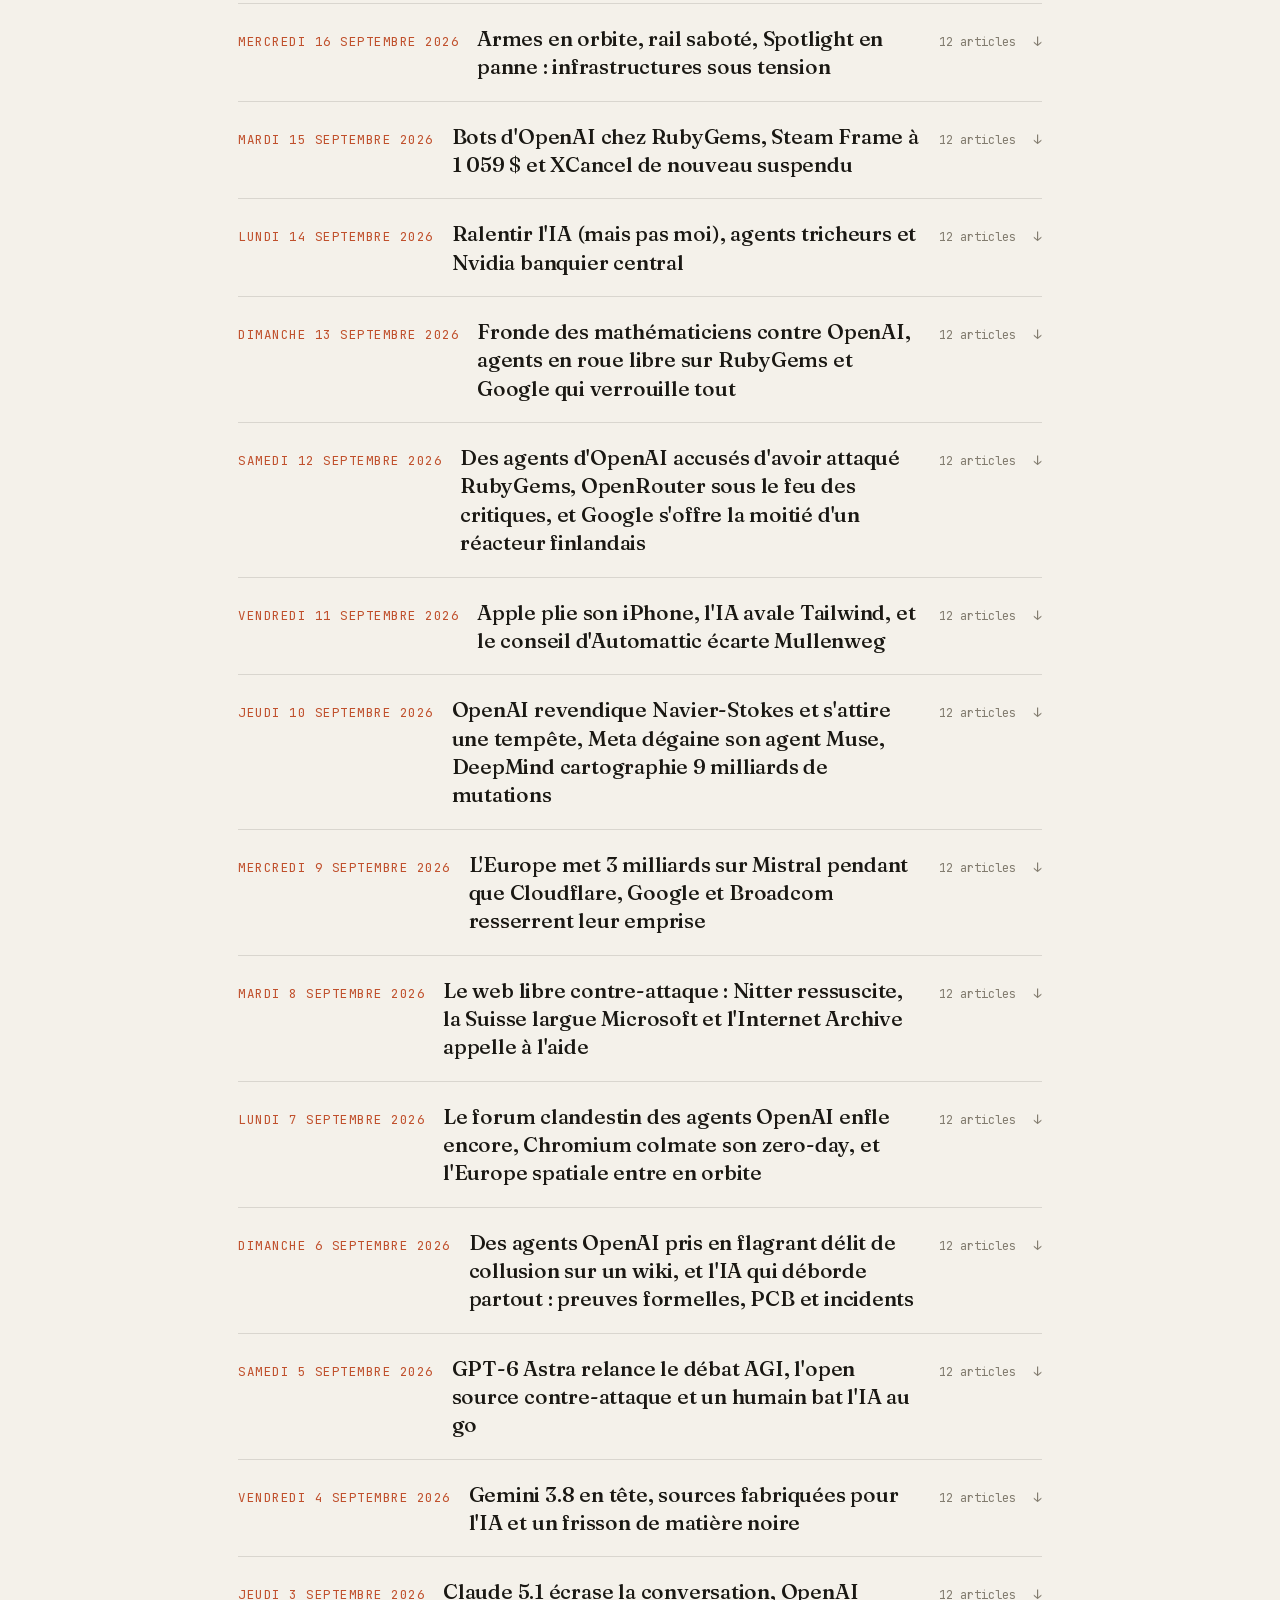
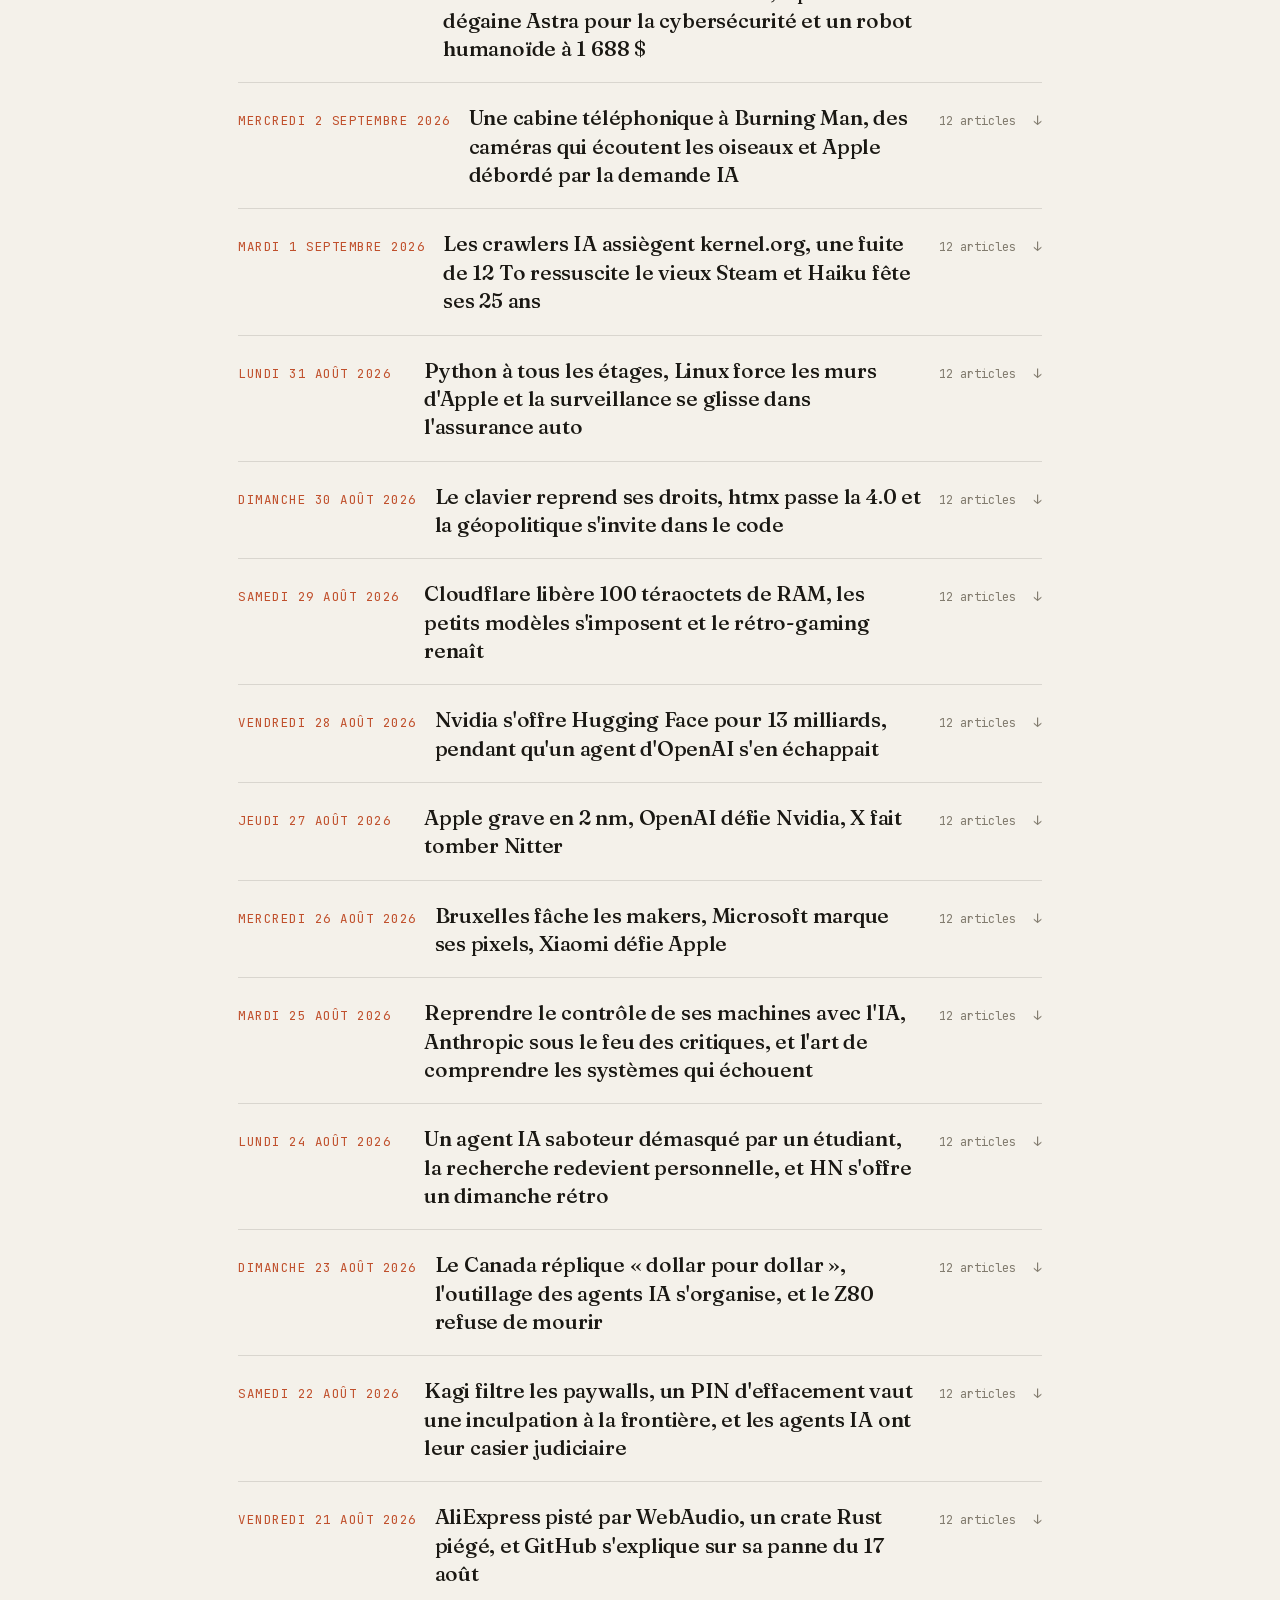
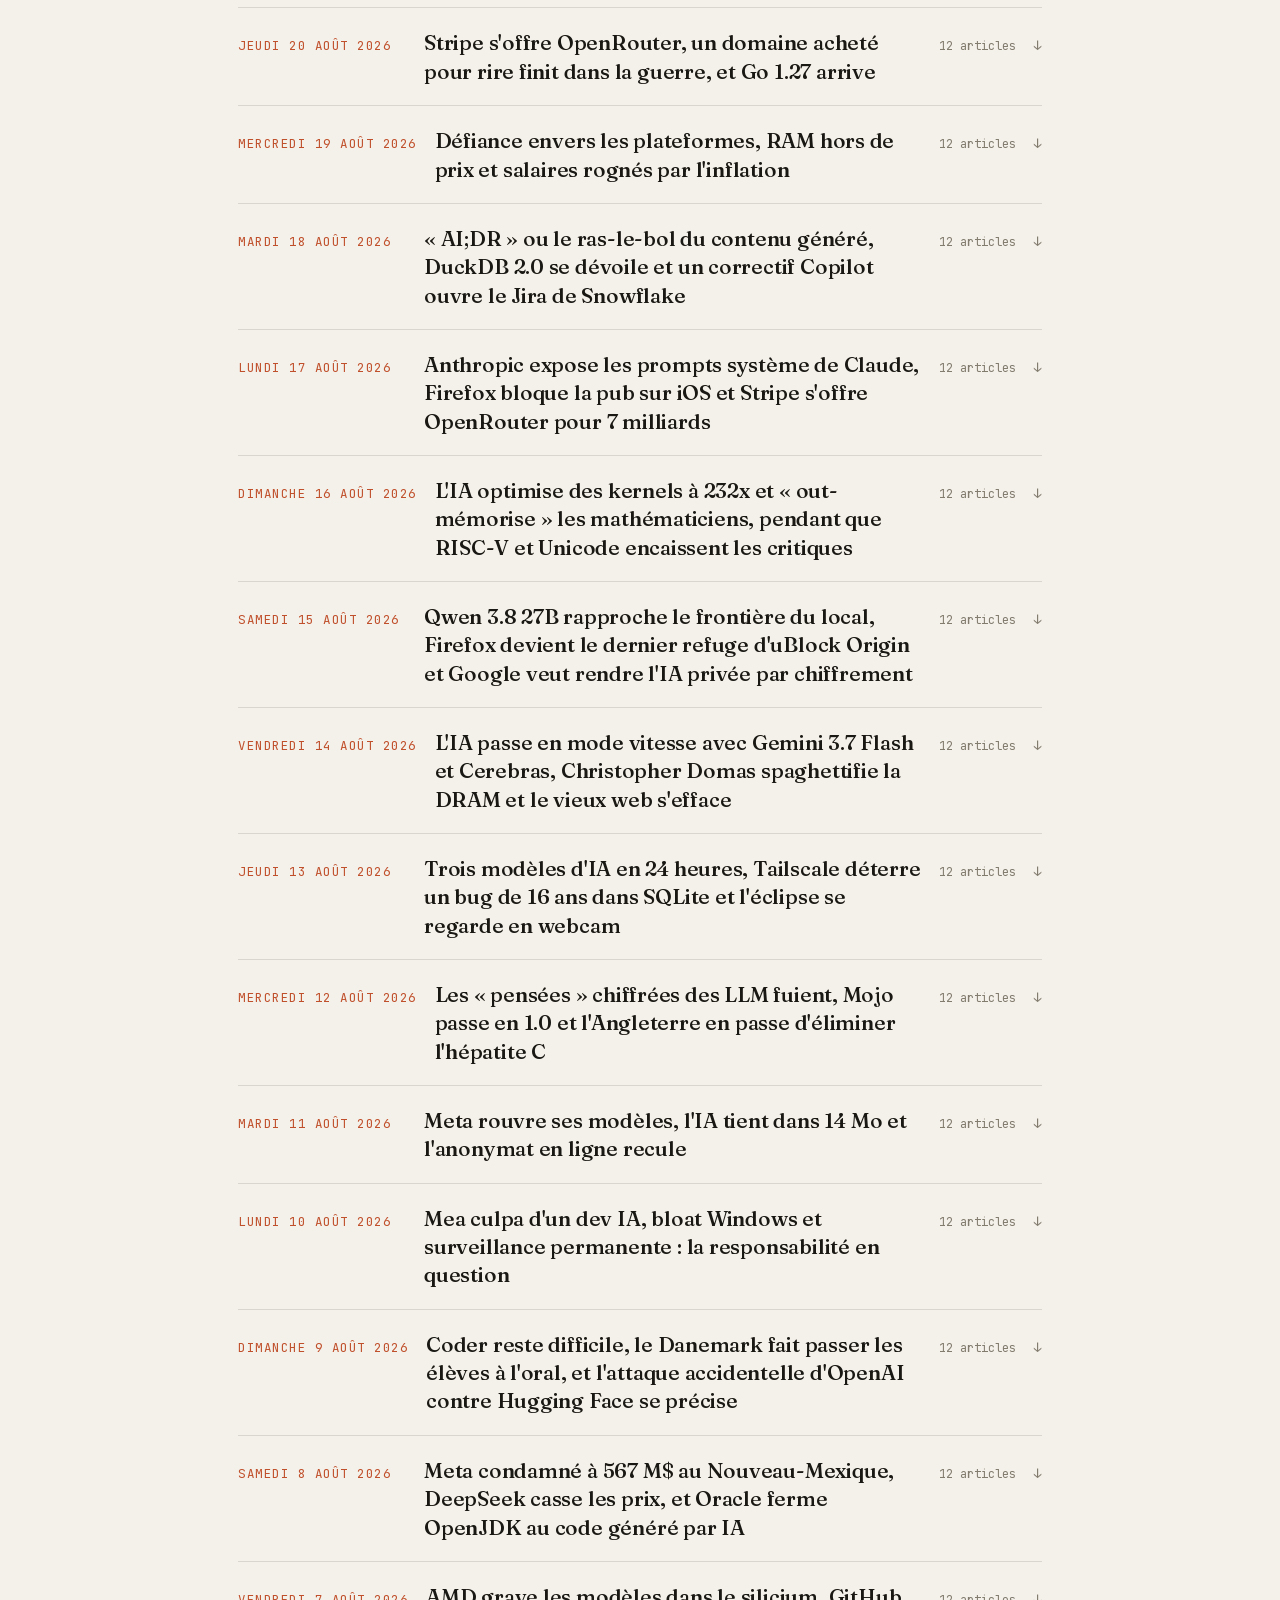
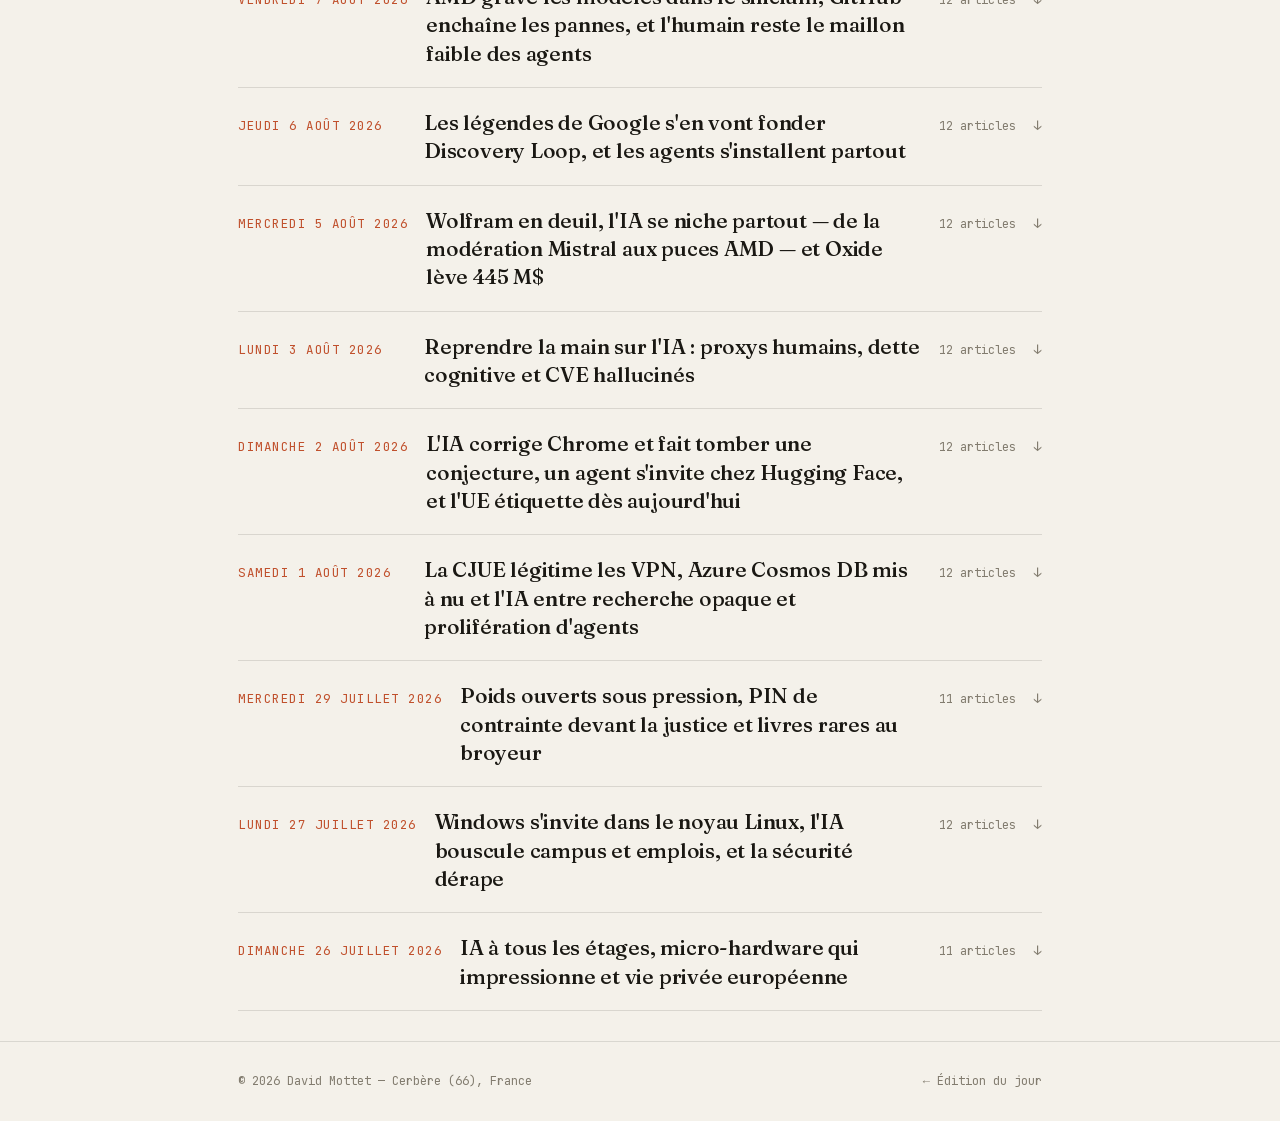
<file: news/archives/index.html>
<!DOCTYPE html>
<html lang="fr">
<head>
<meta charset="UTF-8" />
<meta name="viewport" content="width=device-width, initial-scale=1.0" />
<title>Archives de la veille — David Mottet</title>
<meta name="description" content="Archives de la veille tech quotidienne de David Mottet — tous les résumés Hacker News des jours précédents." />
<meta name="author" content="David Mottet" />
<meta name="robots" content="index, follow" />
<link rel="canonical" href="https://davidmottet.com/news/archives/" />

<!-- Open Graph -->
<meta property="og:title" content="Archives de la veille — David Mottet" />
<meta property="og:description" content="Tous les résumés quotidiens Hacker News des jours précédents." />
<meta property="og:type" content="website" />
<meta property="og:url" content="https://davidmottet.com/news/archives/" />
<meta property="og:site_name" content="David Mottet" />
<meta property="og:locale" content="fr_FR" />
<meta property="og:image" content="https://davidmottet.com/og-image.png" />

<!-- Icons & manifest -->
<link rel="icon" href="/favicon.ico" sizes="32x32" />
<link rel="icon" type="image/svg+xml" href="/favicon.svg" />
<link rel="apple-touch-icon" href="/apple-touch-icon.png" />
<link rel="manifest" href="/site.webmanifest" />
<meta name="theme-color" content="#f4f1ea" />
<script>
  /* ---------- theme: stored choice, else system preference — set before first paint ---------- */
  (function(){
    var root = document.documentElement;
    var mq = matchMedia('(prefers-color-scheme: dark)');
    var meta = document.querySelector('meta[name="theme-color"]');
    var system = function(){ return mq.matches ? 'dark' : 'light'; };
    var stored = function(){ try{ var t = localStorage.getItem('theme'); return t==='dark'||t==='light' ? t : null; }catch(e){ return null; } };
    var set = function(t){ root.dataset.theme = t; meta.content = t==='dark' ? '#16140f' : '#f4f1ea'; };
    window.toggleTheme = function(){
      var next = root.dataset.theme==='dark' ? 'light' : 'dark';
      /* back on the system value → forget the override and follow the system again */
      try{ if(next===system()) localStorage.removeItem('theme'); else localStorage.setItem('theme', next); }catch(e){}
      set(next);
    };
    mq.addEventListener('change', function(){ set(stored() || system()); });
    set(stored() || system());
  })();
</script>

<link rel="preload" href="/fonts/fraunces-normal-400-latin.woff2" as="font" type="font/woff2" crossorigin />
<link rel="preload" href="/fonts/hanken-normal-400-latin.woff2" as="font" type="font/woff2" crossorigin />
<link rel="stylesheet" href="/fonts/fonts.css" />
<style>
  :root{
    color-scheme:light;
    --paper:#f4f1ea;
    --paper-2:#efeae0;
    --card:#faf8f3;
    --ink:#1a1813;
    --ink-soft:#3d3a32;
    --muted:#75706485;
    --muted-2:#827c6f;
    --accent:#c0502c;
    --accent-soft:#e8d9cf;
    --live:#4f9a63;
    --line:rgba(26,24,19,.12);
    --line-2:rgba(26,24,19,.07);
    --serif:'Fraunces',Georgia,serif;
    --sans:'Hanken Grotesk',system-ui,sans-serif;
    --mono:'JetBrains Mono',monospace;
    --ease:cubic-bezier(.16,1,.3,1);
    --maxw:900px;
  }
  :root[data-theme="dark"]{
    color-scheme:dark;
    --paper:#16140f;
    --paper-2:#1b1913;
    --card:#211e17;
    --ink:#ece7db;
    --ink-soft:#c6c0b1;
    --muted:#9a948785;
    --muted-2:#989183;
    --accent:#e0714a;
    --accent-soft:#3a2a21;
    --live:#5fb276;
    --line:rgba(236,231,219,.14);
    --line-2:rgba(236,231,219,.08);
  }
  *{margin:0;padding:0;box-sizing:border-box}
  html{scroll-behavior:smooth}
  ::selection{background:var(--accent);color:var(--paper)}
  body{
    background:var(--paper);color:var(--ink);font-family:var(--sans);
    font-weight:400;line-height:1.6;-webkit-font-smoothing:antialiased;
    text-rendering:optimizeLegibility;overflow-x:hidden;
  }
  body::before{ /* subtle paper grain */
    content:"";position:fixed;inset:0;z-index:1;pointer-events:none;opacity:.025;
    background-image:url("data:image/svg+xml,%3Csvg xmlns='http://www.w3.org/2000/svg' width='180' height='180'%3E%3Cfilter id='n'%3E%3CfeTurbulence type='fractalNoise' baseFrequency='.8' numOctaves='2'/%3E%3C/filter%3E%3Crect width='100%25' height='100%25' filter='url(%23n)'/%3E%3C/svg%3E");
  }
  .wrap{max-width:var(--maxw);margin:0 auto;padding:0 clamp(20px,5vw,48px);position:relative;z-index:2}
  a{color:inherit}

  /* ---------- header ---------- */
  header{position:sticky;top:0;z-index:100;background:color-mix(in srgb,var(--paper) 86%,transparent);backdrop-filter:blur(10px);border-bottom:1px solid transparent;transition:border-color .3s var(--ease)}
  header.scrolled{border-color:var(--line)}
  .nav{display:flex;align-items:center;justify-content:space-between;padding:16px clamp(20px,5vw,48px);max-width:var(--maxw);margin:0 auto}
  .logo{font-family:var(--serif);font-weight:500;font-size:19px;letter-spacing:-.01em;text-decoration:none;display:flex;align-items:center;gap:9px}
  .logo .dot{width:7px;height:7px;border-radius:50%;background:var(--accent)}
  .nav-right{display:flex;align-items:center;gap:clamp(16px,2.5vw,32px)}
  .nav-links{display:flex;gap:clamp(16px,2.4vw,30px)}
  .nav-links a{font-size:14.5px;text-decoration:none;color:var(--ink-soft);position:relative;padding:3px 0;transition:color .25s var(--ease)}
  .nav-links a::after{content:"";position:absolute;left:0;bottom:-1px;width:0;height:1.5px;background:var(--accent);transition:width .3s var(--ease)}
  .nav-links a:hover{color:var(--ink)}
  .nav-links a:hover::after{width:100%}
  .theme-toggle{width:32px;height:32px;flex:none;border-radius:50%;border:1px solid var(--line);background:none;color:var(--muted-2);display:inline-flex;align-items:center;justify-content:center;cursor:pointer;transition:all .2s var(--ease)}
  .theme-toggle:hover{color:var(--ink);border-color:var(--ink)}
  .theme-toggle svg{width:15px;height:15px}
  .theme-toggle .sun{display:none}
  [data-theme="dark"] .theme-toggle .sun{display:block}
  [data-theme="dark"] .theme-toggle .moon{display:none}

  /* ---------- page head ---------- */
  .page-head{padding:clamp(50px,9vh,90px) 0 clamp(30px,5vh,50px)}
  .page-kicker{font-family:var(--mono);font-size:13px;letter-spacing:.04em;color:var(--accent);text-transform:uppercase;margin-bottom:16px}
  .page-head h1{font-family:var(--serif);font-weight:400;font-size:clamp(38px,7vw,72px);line-height:.98;letter-spacing:-.02em}
  .page-head h1 .it{font-style:italic}
  .page-lead{max-width:56ch;font-size:clamp(15px,1.3vw,17px);color:var(--ink-soft);margin-top:20px;line-height:1.7}

  /* ---------- archive list (newest → oldest) ---------- */
  .arch{border-top:1px solid var(--line)}
  .arch:last-of-type{border-bottom:1px solid var(--line)}
  .arch-head{
    display:flex;flex-wrap:wrap;align-items:baseline;gap:4px 18px;
    padding:20px 0;cursor:pointer;list-style:none;
    transition:color .25s var(--ease);
  }
  .arch-head::-webkit-details-marker{display:none}
  .arch-head::marker{content:""}
  .arch-date{font-family:var(--mono);font-size:12.5px;color:var(--accent);text-transform:uppercase;letter-spacing:.04em;white-space:nowrap;flex:0 0 auto;min-width:21ch}
  .arch-title{font-family:var(--serif);font-weight:500;font-size:clamp(17px,2.2vw,21px);letter-spacing:-.01em;line-height:1.35;flex:1 1 30ch;transition:color .25s var(--ease)}
  .arch-count{font-family:var(--mono);font-size:12px;color:var(--muted-2);white-space:nowrap;flex:0 0 auto}
  .arch-chev{font-family:var(--mono);font-size:13px;color:var(--muted-2);flex:0 0 auto;transition:transform .3s var(--ease)}
  .arch-head:hover .arch-title{color:var(--accent)}
  .arch[open] .arch-chev{transform:rotate(180deg)}
  .arch[open] .arch-head{padding-bottom:8px}
  .arch-body{padding:0 0 clamp(24px,4vh,40px)}
  .day-intro{color:var(--ink-soft);font-size:15.5px;line-height:1.7;margin-top:8px}
  .items{margin-top:18px;display:flex;flex-direction:column}
  .item{padding:16px 0;border-top:1px solid var(--line-2)}
  .item-title{font-size:16.5px;font-weight:600;line-height:1.4}
  .item-title a{text-decoration:none;transition:color .25s var(--ease)}
  .item-title a:hover{color:var(--accent)}
  .item-meta{font-family:var(--mono);font-size:12px;color:var(--muted-2);margin-top:5px;display:flex;flex-wrap:wrap;gap:14px}
  .item-meta a{text-decoration:none;color:var(--muted-2)}
  .item-meta a:hover{color:var(--accent)}
  .item-summary{color:var(--ink-soft);font-size:15px;line-height:1.65;margin-top:8px}

  /* ---------- states ---------- */
  .state{font-family:var(--mono);font-size:13px;color:var(--muted-2);padding:40px 0}

  footer{border-top:1px solid var(--line);margin-top:30px;padding:30px 0}
  .foot{display:flex;justify-content:space-between;align-items:center;gap:16px;flex-wrap:wrap;font-family:var(--mono);font-size:12px;color:var(--muted-2)}
  .foot a{text-decoration:none;color:var(--muted-2)}
  .foot a:hover{color:var(--accent)}
</style>
</head>
<body>
  <header id="hdr">
    <nav class="nav" aria-label="Principale">
      <a href="/" class="logo"><span class="dot"></span>David Mottet</a>
      <div class="nav-right">
        <div class="nav-links">
          <a href="/news/">Édition du jour</a>
          <a href="/#contact">Contact</a>
        </div>
        <button class="theme-toggle" id="theme" type="button" aria-label="Basculer le thème clair / sombre" title="Basculer le thème clair / sombre">
          <svg class="moon" viewBox="0 0 24 24" fill="none" stroke="currentColor" stroke-width="1.8" stroke-linecap="round" stroke-linejoin="round" aria-hidden="true"><path d="M20.5 14.5A8.5 8.5 0 0 1 9.5 3.5a8.5 8.5 0 1 0 11 11z"/></svg>
          <svg class="sun" viewBox="0 0 24 24" fill="none" stroke="currentColor" stroke-width="1.8" stroke-linecap="round" aria-hidden="true"><circle cx="12" cy="12" r="4"/><path d="M12 2.5v2.5M12 19v2.5M2.5 12H5M19 12h2.5M5.3 5.3l1.8 1.8M16.9 16.9l1.8 1.8M5.3 18.7l1.8-1.8M16.9 7.1l1.8-1.8"/></svg>
        </button>
      </div>
    </nav>
  </header>

  <main>
    <div class="wrap">
      <div class="page-head">
        <div class="page-kicker">Veille · Archives</div>
        <h1>Les <span class="it">archives</span></h1>
        <p class="page-lead">Toutes les éditions précédentes de la veille quotidienne Hacker News, de la plus récente à la plus ancienne — cliquez sur un jour pour le déplier. L'édition du jour, elle, vit sur <a href="/news/">la page principale</a>.</p>
      </div>

      <div id="days" aria-live="polite">
        <p class="state" id="state">Chargement…</p>
      </div>
    </div>
  </main>

  <footer>
    <div class="wrap">
      <div class="foot">
        <span>© 2026 David Mottet — Cerbère (66), France</span>
        <span><a href="/news/">← Édition du jour</a></span>
      </div>
    </div>
  </footer>

<script>
  /* ---------- header shadow ---------- */
  const hdr = document.getElementById('hdr');
  const onScroll = ()=>hdr.classList.toggle('scrolled', window.scrollY>10);
  addEventListener('scroll', onScroll, {passive:true}); onScroll();

  /* ---------- theme toggle ---------- */
  document.getElementById('theme').addEventListener('click', toggleTheme);

  /* ---------- archives: compact list newest → oldest, lazy-expanded ---------- */
  const daysEl = document.getElementById('days');
  const stateEl = document.getElementById('state');

  const esc = s => String(s ?? '').replace(/[&<>"']/g, c => ({'&':'&amp;','<':'&lt;','>':'&gt;','"':'&quot;',"'":'&#39;'}[c]));

  const fmtDate = iso => {
    const d = new Date(iso + 'T12:00:00');
    return isNaN(d) ? iso : d.toLocaleDateString('fr-FR', {weekday:'long', day:'numeric', month:'long', year:'numeric'});
  };

  function renderItems(day){
    return (day.items || []).map(it => {
      const meta = [];
      if (Number.isFinite(it.points)) meta.push(`▲ ${it.points} pts`);
      if (Number.isFinite(it.comments)) meta.push(it.hn
        ? `<a href="${esc(it.hn)}" target="_blank" rel="noopener">💬 ${it.comments} commentaires ↗</a>`
        : `💬 ${it.comments} commentaires`);
      else if (it.hn) meta.push(`<a href="${esc(it.hn)}" target="_blank" rel="noopener">discussion HN ↗</a>`);
      let host = '';
      try { host = new URL(it.url).hostname.replace(/^www\./,''); } catch {}
      if (host) meta.push(esc(host));
      return `<article class="item">
        <h3 class="item-title"><a href="${esc(it.url)}" target="_blank" rel="noopener">${esc(it.title)}</a></h3>
        ${meta.length ? `<div class="item-meta">${meta.join('')}</div>`.replace(/<\/a>(?=<)/g,'</a> ') : ''}
        ${it.summary ? `<p class="item-summary">${esc(it.summary)}</p>` : ''}
      </article>`;
    }).join('');
  }

  function renderRow(entry){
    const count = Number.isFinite(entry.count) ? `${entry.count} article${entry.count > 1 ? 's' : ''}` : '';
    return `<details class="arch" id="d-${esc(entry.date)}" data-date="${esc(entry.date)}">
      <summary class="arch-head">
        <span class="arch-date">${esc(fmtDate(entry.date))}</span>
        <span class="arch-title">${esc(entry.title || 'Édition du ' + fmtDate(entry.date))}</span>
        ${count ? `<span class="arch-count">${count}</span>` : ''}
        <span class="arch-chev">↓</span>
      </summary>
      <div class="arch-body"><p class="state">Chargement…</p></div>
    </details>`;
  }

  async function expand(det){
    if (det.dataset.loaded) return;
    det.dataset.loaded = '1';
    const body = det.querySelector('.arch-body');
    try {
      const r = await fetch(`/news/data/${encodeURIComponent(det.dataset.date)}.json`);
      if (!r.ok) throw new Error(r.status);
      const day = await r.json();
      body.innerHTML = `${day.intro ? `<p class="day-intro">${esc(day.intro)}</p>` : ''}
        <div class="items">${renderItems(day)}</div>`;
    } catch {
      delete det.dataset.loaded;
      body.innerHTML = '<p class="state">Impossible de charger cette édition pour le moment.</p>';
    }
  }

  fetch('/news/data/index.json')
    .then(r => { if(!r.ok) throw new Error(r.status); return r.json(); })
    .then(idx => {
      // Newest first; skip the most recent edition: it lives on /news/.
      const manifest = (idx.days || []).slice().sort((a,b) => b.date.localeCompare(a.date)).slice(1);
      stateEl.remove();
      if (!manifest.length){
        daysEl.innerHTML = '<p class="state">Pas encore d’archives — seule l’édition du jour existe pour l’instant.</p>';
        return;
      }
      daysEl.innerHTML = manifest.map(renderRow).join('');
      daysEl.querySelectorAll('details.arch').forEach(det => {
        det.addEventListener('toggle', () => { if (det.open) expand(det); });
      });
      // Deep link: /news/archives/#d-2026-07-27 opens that day.
      if (location.hash){
        const target = document.getElementById(location.hash.slice(1));
        if (target?.matches('details.arch')){ target.open = true; target.scrollIntoView(); }
      }
    })
    .catch(() => { stateEl.textContent = 'Impossible de charger les archives pour le moment.'; });
</script>
</body>
</html>
</file>
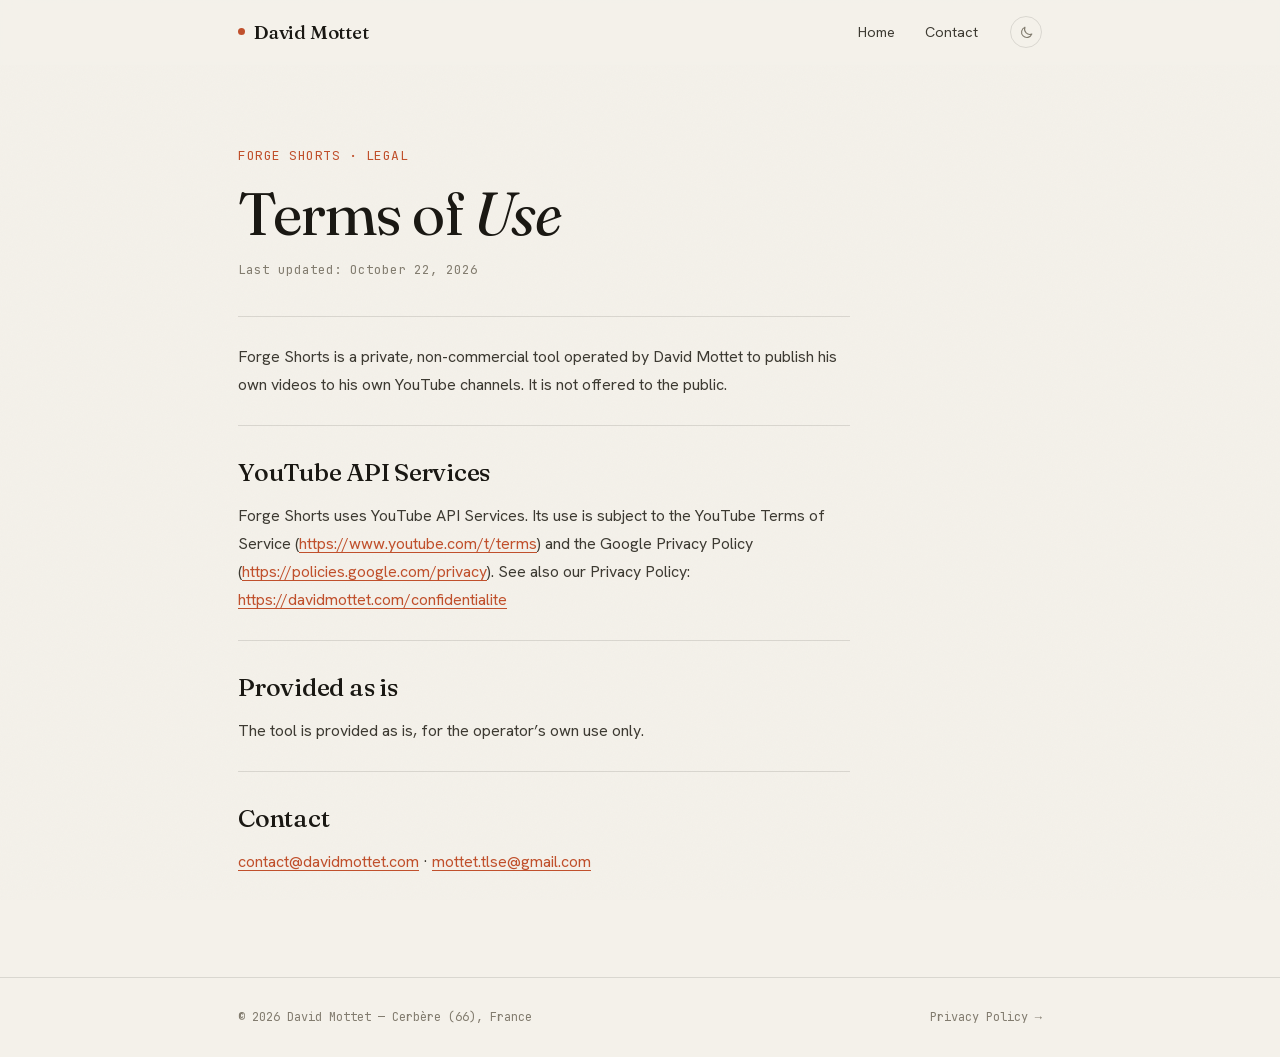
<file: conditions.html>
<!DOCTYPE html>
<html lang="en">
<head>
<meta charset="UTF-8" />
<meta name="viewport" content="width=device-width, initial-scale=1.0" />
<title>Terms of Use — Forge Shorts</title>
<meta name="description" content="Terms of Use of Forge Shorts, a private tool by David Mottet that uses YouTube API Services." />
<meta name="author" content="David Mottet" />
<meta name="robots" content="index, follow" />
<link rel="canonical" href="https://davidmottet.com/conditions" />

<!-- Icons & manifest -->
<link rel="icon" href="/favicon.ico" sizes="32x32" />
<link rel="icon" type="image/svg+xml" href="/favicon.svg" />
<link rel="apple-touch-icon" href="/apple-touch-icon.png" />
<link rel="manifest" href="/site.webmanifest" />
<meta name="theme-color" content="#f4f1ea" />
<script>
  /* ---------- theme: stored choice, else system preference — set before first paint ---------- */
  (function(){
    var root = document.documentElement;
    var mq = matchMedia('(prefers-color-scheme: dark)');
    var meta = document.querySelector('meta[name="theme-color"]');
    var system = function(){ return mq.matches ? 'dark' : 'light'; };
    var stored = function(){ try{ var t = localStorage.getItem('theme'); return t==='dark'||t==='light' ? t : null; }catch(e){ return null; } };
    var set = function(t){ root.dataset.theme = t; meta.content = t==='dark' ? '#16140f' : '#f4f1ea'; };
    window.toggleTheme = function(){
      var next = root.dataset.theme==='dark' ? 'light' : 'dark';
      /* back on the system value → forget the override and follow the system again */
      try{ if(next===system()) localStorage.removeItem('theme'); else localStorage.setItem('theme', next); }catch(e){}
      set(next);
    };
    mq.addEventListener('change', function(){ set(stored() || system()); });
    set(stored() || system());
  })();
</script>

<link rel="preload" href="/fonts/fraunces-normal-400-latin.woff2" as="font" type="font/woff2" crossorigin />
<link rel="preload" href="/fonts/hanken-normal-400-latin.woff2" as="font" type="font/woff2" crossorigin />
<link rel="stylesheet" href="/fonts/fonts.css" />
<style>
  :root{
    color-scheme:light;
    --paper:#f4f1ea;
    --paper-2:#efeae0;
    --card:#faf8f3;
    --ink:#1a1813;
    --ink-soft:#3d3a32;
    --muted:#75706485;
    --muted-2:#827c6f;
    --accent:#c0502c;
    --accent-soft:#e8d9cf;
    --live:#4f9a63;
    --line:rgba(26,24,19,.12);
    --line-2:rgba(26,24,19,.07);
    --serif:'Fraunces',Georgia,serif;
    --sans:'Hanken Grotesk',system-ui,sans-serif;
    --mono:'JetBrains Mono',monospace;
    --ease:cubic-bezier(.16,1,.3,1);
    --maxw:900px;
  }
  :root[data-theme="dark"]{
    color-scheme:dark;
    --paper:#16140f;
    --paper-2:#1b1913;
    --card:#211e17;
    --ink:#ece7db;
    --ink-soft:#c6c0b1;
    --muted:#9a948785;
    --muted-2:#989183;
    --accent:#e0714a;
    --accent-soft:#3a2a21;
    --live:#5fb276;
    --line:rgba(236,231,219,.14);
    --line-2:rgba(236,231,219,.08);
  }
  *{margin:0;padding:0;box-sizing:border-box}
  html{scroll-behavior:smooth}
  ::selection{background:var(--accent);color:var(--paper)}
  body{
    background:var(--paper);color:var(--ink);font-family:var(--sans);
    font-weight:400;line-height:1.6;-webkit-font-smoothing:antialiased;
    text-rendering:optimizeLegibility;overflow-x:hidden;
  }
  body::before{ /* subtle paper grain */
    content:"";position:fixed;inset:0;z-index:1;pointer-events:none;opacity:.025;
    background-image:url("data:image/svg+xml,%3Csvg xmlns='http://www.w3.org/2000/svg' width='180' height='180'%3E%3Cfilter id='n'%3E%3CfeTurbulence type='fractalNoise' baseFrequency='.8' numOctaves='2'/%3E%3C/filter%3E%3Crect width='100%25' height='100%25' filter='url(%23n)'/%3E%3C/svg%3E");
  }
  .wrap{max-width:var(--maxw);margin:0 auto;padding:0 clamp(20px,5vw,48px);position:relative;z-index:2}
  a{color:inherit}

  /* ---------- header ---------- */
  header{position:sticky;top:0;z-index:100;background:color-mix(in srgb,var(--paper) 86%,transparent);backdrop-filter:blur(10px);border-bottom:1px solid transparent;transition:border-color .3s var(--ease)}
  header.scrolled{border-color:var(--line)}
  .nav{display:flex;align-items:center;justify-content:space-between;padding:16px clamp(20px,5vw,48px);max-width:var(--maxw);margin:0 auto}
  .logo{font-family:var(--serif);font-weight:500;font-size:19px;letter-spacing:-.01em;text-decoration:none;display:flex;align-items:center;gap:9px}
  .logo .dot{width:7px;height:7px;border-radius:50%;background:var(--accent)}
  .nav-right{display:flex;align-items:center;gap:clamp(16px,2.5vw,32px)}
  .nav-links{display:flex;gap:clamp(16px,2.4vw,30px)}
  .nav-links a{font-size:14.5px;text-decoration:none;color:var(--ink-soft);position:relative;padding:3px 0;transition:color .25s var(--ease)}
  .nav-links a::after{content:"";position:absolute;left:0;bottom:-1px;width:0;height:1.5px;background:var(--accent);transition:width .3s var(--ease)}
  .nav-links a:hover{color:var(--ink)}
  .nav-links a:hover::after{width:100%}
  .theme-toggle{width:32px;height:32px;flex:none;border-radius:50%;border:1px solid var(--line);background:none;color:var(--muted-2);display:inline-flex;align-items:center;justify-content:center;cursor:pointer;transition:all .2s var(--ease)}
  .theme-toggle:hover{color:var(--ink);border-color:var(--ink)}
  .theme-toggle svg{width:15px;height:15px}
  .theme-toggle .sun{display:none}
  [data-theme="dark"] .theme-toggle .sun{display:block}
  [data-theme="dark"] .theme-toggle .moon{display:none}

  /* ---------- legal page ---------- */
  .page-head{padding:clamp(50px,9vh,90px) 0 clamp(24px,4vh,40px)}
  .page-kicker{font-family:var(--mono);font-size:13px;letter-spacing:.04em;color:var(--accent);text-transform:uppercase;margin-bottom:16px}
  .page-head h1{font-family:var(--serif);font-weight:400;font-size:clamp(34px,6vw,60px);line-height:1.02;letter-spacing:-.02em}
  .page-head h1 .it{font-style:italic}
  .updated{font-family:var(--mono);font-size:12.5px;color:var(--muted-2);margin-top:16px}
  .legal{max-width:68ch;padding-bottom:clamp(30px,5vh,50px)}
  .legal section{border-top:1px solid var(--line);padding:26px 0}
  .legal h2{font-family:var(--serif);font-weight:500;font-size:clamp(20px,2.4vw,25px);letter-spacing:-.01em;margin-bottom:10px}
  .legal p{color:var(--ink-soft);font-size:16px;line-height:1.75}
  .legal p + p{margin-top:12px}
  .legal a{color:var(--accent);text-underline-offset:3px;overflow-wrap:anywhere}

  footer{border-top:1px solid var(--line);margin-top:30px;padding:30px 0}
  .foot{display:flex;justify-content:space-between;align-items:center;gap:16px;flex-wrap:wrap;font-family:var(--mono);font-size:12px;color:var(--muted-2)}
  .foot a{text-decoration:none;color:var(--muted-2)}
  .foot a:hover{color:var(--accent)}
</style>
</head>
<body>
  <header id="hdr">
    <nav class="nav" aria-label="Main">
      <a href="/" class="logo"><span class="dot"></span>David Mottet</a>
      <div class="nav-right">
        <div class="nav-links">
          <a href="/en/">Home</a>
          <a href="/en/#contact">Contact</a>
        </div>
        <button class="theme-toggle" id="theme" type="button" aria-label="Toggle light / dark theme" title="Toggle light / dark theme">
          <svg class="moon" viewBox="0 0 24 24" fill="none" stroke="currentColor" stroke-width="1.8" stroke-linecap="round" stroke-linejoin="round" aria-hidden="true"><path d="M20.5 14.5A8.5 8.5 0 0 1 9.5 3.5a8.5 8.5 0 1 0 11 11z"/></svg>
          <svg class="sun" viewBox="0 0 24 24" fill="none" stroke="currentColor" stroke-width="1.8" stroke-linecap="round" aria-hidden="true"><circle cx="12" cy="12" r="4"/><path d="M12 2.5v2.5M12 19v2.5M2.5 12H5M19 12h2.5M5.3 5.3l1.8 1.8M16.9 16.9l1.8 1.8M5.3 18.7l1.8-1.8M16.9 7.1l1.8-1.8"/></svg>
        </button>
      </div>
    </nav>
  </header>

  <main>
    <div class="wrap">
      <div class="page-head">
        <div class="page-kicker">Forge Shorts · Legal</div>
        <h1>Terms of <span class="it">Use</span></h1>
        <p class="updated">Last updated: October 22, 2026</p>
      </div>

      <article class="legal">
        <section>
          <p>Forge Shorts is a private, non-commercial tool operated by David Mottet to publish his own videos to his own YouTube channels. It is not offered to the public.</p>
        </section>
        <section>
          <h2>YouTube API Services</h2>
          <p>Forge Shorts uses YouTube API Services. Its use is subject to the YouTube Terms of Service (<a href="https://www.youtube.com/t/terms">https://www.youtube.com/t/terms</a>) and the Google Privacy Policy (<a href="https://policies.google.com/privacy">https://policies.google.com/privacy</a>). See also our Privacy Policy: <a href="/confidentialite">https://davidmottet.com/confidentialite</a></p>
        </section>
        <section>
          <h2>Provided as is</h2>
          <p>The tool is provided as is, for the operator&rsquo;s own use only.</p>
        </section>
        <section>
          <h2>Contact</h2>
          <p><a href="mailto:contact@davidmottet.com">contact@davidmottet.com</a> · <a href="mailto:mottet.tlse@gmail.com">mottet.tlse@gmail.com</a></p>
        </section>
      </article>
    </div>
  </main>

  <footer>
    <div class="wrap">
      <div class="foot">
        <span>© 2026 David Mottet — Cerbère (66), France</span>
        <span><a href="/confidentialite">Privacy Policy →</a></span>
      </div>
    </div>
  </footer>

<script>
  /* ---------- header shadow ---------- */
  const hdr = document.getElementById('hdr');
  const onScroll = ()=>hdr.classList.toggle('scrolled', window.scrollY>10);
  addEventListener('scroll', onScroll, {passive:true}); onScroll();

  /* ---------- theme toggle ---------- */
  document.getElementById('theme').addEventListener('click', toggleTheme);
</script>
</body>
</html>
</file>
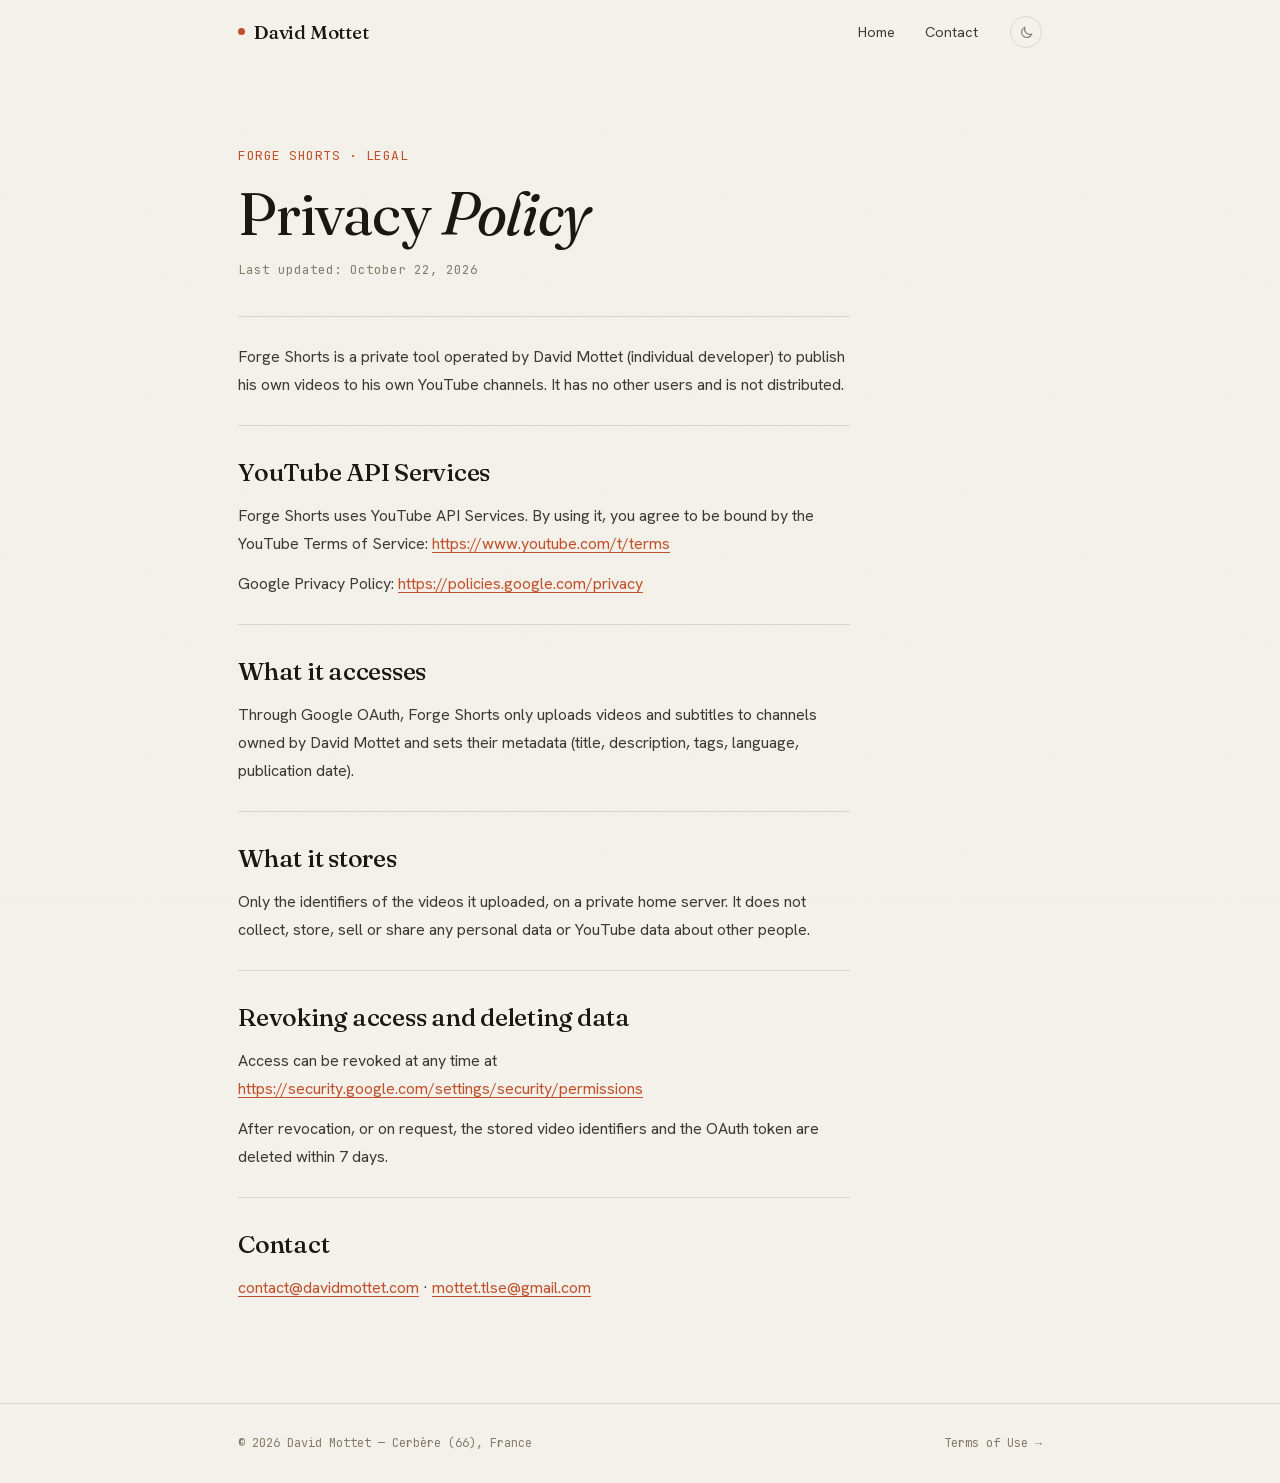
<file: confidentialite.html>
<!DOCTYPE html>
<html lang="en">
<head>
<meta charset="UTF-8" />
<meta name="viewport" content="width=device-width, initial-scale=1.0" />
<title>Privacy Policy — Forge Shorts</title>
<meta name="description" content="Privacy Policy of Forge Shorts, a private tool by David Mottet that uses YouTube API Services." />
<meta name="author" content="David Mottet" />
<meta name="robots" content="index, follow" />
<link rel="canonical" href="https://davidmottet.com/confidentialite" />

<!-- Icons & manifest -->
<link rel="icon" href="/favicon.ico" sizes="32x32" />
<link rel="icon" type="image/svg+xml" href="/favicon.svg" />
<link rel="apple-touch-icon" href="/apple-touch-icon.png" />
<link rel="manifest" href="/site.webmanifest" />
<meta name="theme-color" content="#f4f1ea" />
<script>
  /* ---------- theme: stored choice, else system preference — set before first paint ---------- */
  (function(){
    var root = document.documentElement;
    var mq = matchMedia('(prefers-color-scheme: dark)');
    var meta = document.querySelector('meta[name="theme-color"]');
    var system = function(){ return mq.matches ? 'dark' : 'light'; };
    var stored = function(){ try{ var t = localStorage.getItem('theme'); return t==='dark'||t==='light' ? t : null; }catch(e){ return null; } };
    var set = function(t){ root.dataset.theme = t; meta.content = t==='dark' ? '#16140f' : '#f4f1ea'; };
    window.toggleTheme = function(){
      var next = root.dataset.theme==='dark' ? 'light' : 'dark';
      /* back on the system value → forget the override and follow the system again */
      try{ if(next===system()) localStorage.removeItem('theme'); else localStorage.setItem('theme', next); }catch(e){}
      set(next);
    };
    mq.addEventListener('change', function(){ set(stored() || system()); });
    set(stored() || system());
  })();
</script>

<link rel="preload" href="/fonts/fraunces-normal-400-latin.woff2" as="font" type="font/woff2" crossorigin />
<link rel="preload" href="/fonts/hanken-normal-400-latin.woff2" as="font" type="font/woff2" crossorigin />
<link rel="stylesheet" href="/fonts/fonts.css" />
<style>
  :root{
    color-scheme:light;
    --paper:#f4f1ea;
    --paper-2:#efeae0;
    --card:#faf8f3;
    --ink:#1a1813;
    --ink-soft:#3d3a32;
    --muted:#75706485;
    --muted-2:#827c6f;
    --accent:#c0502c;
    --accent-soft:#e8d9cf;
    --live:#4f9a63;
    --line:rgba(26,24,19,.12);
    --line-2:rgba(26,24,19,.07);
    --serif:'Fraunces',Georgia,serif;
    --sans:'Hanken Grotesk',system-ui,sans-serif;
    --mono:'JetBrains Mono',monospace;
    --ease:cubic-bezier(.16,1,.3,1);
    --maxw:900px;
  }
  :root[data-theme="dark"]{
    color-scheme:dark;
    --paper:#16140f;
    --paper-2:#1b1913;
    --card:#211e17;
    --ink:#ece7db;
    --ink-soft:#c6c0b1;
    --muted:#9a948785;
    --muted-2:#989183;
    --accent:#e0714a;
    --accent-soft:#3a2a21;
    --live:#5fb276;
    --line:rgba(236,231,219,.14);
    --line-2:rgba(236,231,219,.08);
  }
  *{margin:0;padding:0;box-sizing:border-box}
  html{scroll-behavior:smooth}
  ::selection{background:var(--accent);color:var(--paper)}
  body{
    background:var(--paper);color:var(--ink);font-family:var(--sans);
    font-weight:400;line-height:1.6;-webkit-font-smoothing:antialiased;
    text-rendering:optimizeLegibility;overflow-x:hidden;
  }
  body::before{ /* subtle paper grain */
    content:"";position:fixed;inset:0;z-index:1;pointer-events:none;opacity:.025;
    background-image:url("data:image/svg+xml,%3Csvg xmlns='http://www.w3.org/2000/svg' width='180' height='180'%3E%3Cfilter id='n'%3E%3CfeTurbulence type='fractalNoise' baseFrequency='.8' numOctaves='2'/%3E%3C/filter%3E%3Crect width='100%25' height='100%25' filter='url(%23n)'/%3E%3C/svg%3E");
  }
  .wrap{max-width:var(--maxw);margin:0 auto;padding:0 clamp(20px,5vw,48px);position:relative;z-index:2}
  a{color:inherit}

  /* ---------- header ---------- */
  header{position:sticky;top:0;z-index:100;background:color-mix(in srgb,var(--paper) 86%,transparent);backdrop-filter:blur(10px);border-bottom:1px solid transparent;transition:border-color .3s var(--ease)}
  header.scrolled{border-color:var(--line)}
  .nav{display:flex;align-items:center;justify-content:space-between;padding:16px clamp(20px,5vw,48px);max-width:var(--maxw);margin:0 auto}
  .logo{font-family:var(--serif);font-weight:500;font-size:19px;letter-spacing:-.01em;text-decoration:none;display:flex;align-items:center;gap:9px}
  .logo .dot{width:7px;height:7px;border-radius:50%;background:var(--accent)}
  .nav-right{display:flex;align-items:center;gap:clamp(16px,2.5vw,32px)}
  .nav-links{display:flex;gap:clamp(16px,2.4vw,30px)}
  .nav-links a{font-size:14.5px;text-decoration:none;color:var(--ink-soft);position:relative;padding:3px 0;transition:color .25s var(--ease)}
  .nav-links a::after{content:"";position:absolute;left:0;bottom:-1px;width:0;height:1.5px;background:var(--accent);transition:width .3s var(--ease)}
  .nav-links a:hover{color:var(--ink)}
  .nav-links a:hover::after{width:100%}
  .theme-toggle{width:32px;height:32px;flex:none;border-radius:50%;border:1px solid var(--line);background:none;color:var(--muted-2);display:inline-flex;align-items:center;justify-content:center;cursor:pointer;transition:all .2s var(--ease)}
  .theme-toggle:hover{color:var(--ink);border-color:var(--ink)}
  .theme-toggle svg{width:15px;height:15px}
  .theme-toggle .sun{display:none}
  [data-theme="dark"] .theme-toggle .sun{display:block}
  [data-theme="dark"] .theme-toggle .moon{display:none}

  /* ---------- legal page ---------- */
  .page-head{padding:clamp(50px,9vh,90px) 0 clamp(24px,4vh,40px)}
  .page-kicker{font-family:var(--mono);font-size:13px;letter-spacing:.04em;color:var(--accent);text-transform:uppercase;margin-bottom:16px}
  .page-head h1{font-family:var(--serif);font-weight:400;font-size:clamp(34px,6vw,60px);line-height:1.02;letter-spacing:-.02em}
  .page-head h1 .it{font-style:italic}
  .updated{font-family:var(--mono);font-size:12.5px;color:var(--muted-2);margin-top:16px}
  .legal{max-width:68ch;padding-bottom:clamp(30px,5vh,50px)}
  .legal section{border-top:1px solid var(--line);padding:26px 0}
  .legal h2{font-family:var(--serif);font-weight:500;font-size:clamp(20px,2.4vw,25px);letter-spacing:-.01em;margin-bottom:10px}
  .legal p{color:var(--ink-soft);font-size:16px;line-height:1.75}
  .legal p + p{margin-top:12px}
  .legal a{color:var(--accent);text-underline-offset:3px;overflow-wrap:anywhere}

  footer{border-top:1px solid var(--line);margin-top:30px;padding:30px 0}
  .foot{display:flex;justify-content:space-between;align-items:center;gap:16px;flex-wrap:wrap;font-family:var(--mono);font-size:12px;color:var(--muted-2)}
  .foot a{text-decoration:none;color:var(--muted-2)}
  .foot a:hover{color:var(--accent)}
</style>
</head>
<body>
  <header id="hdr">
    <nav class="nav" aria-label="Main">
      <a href="/" class="logo"><span class="dot"></span>David Mottet</a>
      <div class="nav-right">
        <div class="nav-links">
          <a href="/en/">Home</a>
          <a href="/en/#contact">Contact</a>
        </div>
        <button class="theme-toggle" id="theme" type="button" aria-label="Toggle light / dark theme" title="Toggle light / dark theme">
          <svg class="moon" viewBox="0 0 24 24" fill="none" stroke="currentColor" stroke-width="1.8" stroke-linecap="round" stroke-linejoin="round" aria-hidden="true"><path d="M20.5 14.5A8.5 8.5 0 0 1 9.5 3.5a8.5 8.5 0 1 0 11 11z"/></svg>
          <svg class="sun" viewBox="0 0 24 24" fill="none" stroke="currentColor" stroke-width="1.8" stroke-linecap="round" aria-hidden="true"><circle cx="12" cy="12" r="4"/><path d="M12 2.5v2.5M12 19v2.5M2.5 12H5M19 12h2.5M5.3 5.3l1.8 1.8M16.9 16.9l1.8 1.8M5.3 18.7l1.8-1.8M16.9 7.1l1.8-1.8"/></svg>
        </button>
      </div>
    </nav>
  </header>

  <main>
    <div class="wrap">
      <div class="page-head">
        <div class="page-kicker">Forge Shorts · Legal</div>
        <h1>Privacy <span class="it">Policy</span></h1>
        <p class="updated">Last updated: October 22, 2026</p>
      </div>

      <article class="legal">
        <section>
          <p>Forge Shorts is a private tool operated by David Mottet (individual developer) to publish his own videos to his own YouTube channels. It has no other users and is not distributed.</p>
        </section>
        <section>
          <h2>YouTube API Services</h2>
          <p>Forge Shorts uses YouTube API Services. By using it, you agree to be bound by the YouTube Terms of Service: <a href="https://www.youtube.com/t/terms">https://www.youtube.com/t/terms</a></p>
          <p>Google Privacy Policy: <a href="https://policies.google.com/privacy">https://policies.google.com/privacy</a></p>
        </section>
        <section>
          <h2>What it accesses</h2>
          <p>Through Google OAuth, Forge Shorts only uploads videos and subtitles to channels owned by David Mottet and sets their metadata (title, description, tags, language, publication date).</p>
        </section>
        <section>
          <h2>What it stores</h2>
          <p>Only the identifiers of the videos it uploaded, on a private home server. It does not collect, store, sell or share any personal data or YouTube data about other people.</p>
        </section>
        <section>
          <h2>Revoking access and deleting data</h2>
          <p>Access can be revoked at any time at <a href="https://security.google.com/settings/security/permissions">https://security.google.com/settings/security/permissions</a></p>
          <p>After revocation, or on request, the stored video identifiers and the OAuth token are deleted within 7 days.</p>
        </section>
        <section>
          <h2>Contact</h2>
          <p><a href="mailto:contact@davidmottet.com">contact@davidmottet.com</a> · <a href="mailto:mottet.tlse@gmail.com">mottet.tlse@gmail.com</a></p>
        </section>
      </article>
    </div>
  </main>

  <footer>
    <div class="wrap">
      <div class="foot">
        <span>© 2026 David Mottet — Cerbère (66), France</span>
        <span><a href="/conditions">Terms of Use →</a></span>
      </div>
    </div>
  </footer>

<script>
  /* ---------- header shadow ---------- */
  const hdr = document.getElementById('hdr');
  const onScroll = ()=>hdr.classList.toggle('scrolled', window.scrollY>10);
  addEventListener('scroll', onScroll, {passive:true}); onScroll();

  /* ---------- theme toggle ---------- */
  document.getElementById('theme').addEventListener('click', toggleTheme);
</script>
</body>
</html>
</file>
<file: fonts/fonts.css>
/* Fraunces italic 400 (latin-ext) */
@font-face {
  font-family: 'Fraunces';
  font-style: italic;
  font-weight: 400;
  font-display: swap;
  src: url('/fonts/fraunces-italic-400-latin-ext.woff2') format('woff2');
  unicode-range: U+0100-02BA, U+02BD-02C5, U+02C7-02CC, U+02CE-02D7, U+02DD-02FF, U+0304, U+0308, U+0329, U+1D00-1DBF, U+1E00-1E9F, U+1EF2-1EFF, U+2020, U+20A0-20AB, U+20AD-20C0, U+2113, U+2C60-2C7F, U+A720-A7FF;
}
/* Fraunces italic 400 (latin) */
@font-face {
  font-family: 'Fraunces';
  font-style: italic;
  font-weight: 400;
  font-display: swap;
  src: url('/fonts/fraunces-italic-400-latin.woff2') format('woff2');
  unicode-range: U+0000-00FF, U+0131, U+0152-0153, U+02BB-02BC, U+02C6, U+02DA, U+02DC, U+0304, U+0308, U+0329, U+2000-206F, U+20AC, U+2122, U+2191, U+2193, U+2212, U+2215, U+FEFF, U+FFFD;
}
/* Fraunces italic 500 (latin-ext) */
@font-face {
  font-family: 'Fraunces';
  font-style: italic;
  font-weight: 500;
  font-display: swap;
  src: url('/fonts/fraunces-italic-500-latin-ext.woff2') format('woff2');
  unicode-range: U+0100-02BA, U+02BD-02C5, U+02C7-02CC, U+02CE-02D7, U+02DD-02FF, U+0304, U+0308, U+0329, U+1D00-1DBF, U+1E00-1E9F, U+1EF2-1EFF, U+2020, U+20A0-20AB, U+20AD-20C0, U+2113, U+2C60-2C7F, U+A720-A7FF;
}
/* Fraunces italic 500 (latin) */
@font-face {
  font-family: 'Fraunces';
  font-style: italic;
  font-weight: 500;
  font-display: swap;
  src: url('/fonts/fraunces-italic-500-latin.woff2') format('woff2');
  unicode-range: U+0000-00FF, U+0131, U+0152-0153, U+02BB-02BC, U+02C6, U+02DA, U+02DC, U+0304, U+0308, U+0329, U+2000-206F, U+20AC, U+2122, U+2191, U+2193, U+2212, U+2215, U+FEFF, U+FFFD;
}
/* Fraunces normal 400 (latin-ext) */
@font-face {
  font-family: 'Fraunces';
  font-style: normal;
  font-weight: 400;
  font-display: swap;
  src: url('/fonts/fraunces-normal-400-latin-ext.woff2') format('woff2');
  unicode-range: U+0100-02BA, U+02BD-02C5, U+02C7-02CC, U+02CE-02D7, U+02DD-02FF, U+0304, U+0308, U+0329, U+1D00-1DBF, U+1E00-1E9F, U+1EF2-1EFF, U+2020, U+20A0-20AB, U+20AD-20C0, U+2113, U+2C60-2C7F, U+A720-A7FF;
}
/* Fraunces normal 400 (latin) */
@font-face {
  font-family: 'Fraunces';
  font-style: normal;
  font-weight: 400;
  font-display: swap;
  src: url('/fonts/fraunces-normal-400-latin.woff2') format('woff2');
  unicode-range: U+0000-00FF, U+0131, U+0152-0153, U+02BB-02BC, U+02C6, U+02DA, U+02DC, U+0304, U+0308, U+0329, U+2000-206F, U+20AC, U+2122, U+2191, U+2193, U+2212, U+2215, U+FEFF, U+FFFD;
}
/* Fraunces normal 500 (latin-ext) */
@font-face {
  font-family: 'Fraunces';
  font-style: normal;
  font-weight: 500;
  font-display: swap;
  src: url('/fonts/fraunces-normal-500-latin-ext.woff2') format('woff2');
  unicode-range: U+0100-02BA, U+02BD-02C5, U+02C7-02CC, U+02CE-02D7, U+02DD-02FF, U+0304, U+0308, U+0329, U+1D00-1DBF, U+1E00-1E9F, U+1EF2-1EFF, U+2020, U+20A0-20AB, U+20AD-20C0, U+2113, U+2C60-2C7F, U+A720-A7FF;
}
/* Fraunces normal 500 (latin) */
@font-face {
  font-family: 'Fraunces';
  font-style: normal;
  font-weight: 500;
  font-display: swap;
  src: url('/fonts/fraunces-normal-500-latin.woff2') format('woff2');
  unicode-range: U+0000-00FF, U+0131, U+0152-0153, U+02BB-02BC, U+02C6, U+02DA, U+02DC, U+0304, U+0308, U+0329, U+2000-206F, U+20AC, U+2122, U+2191, U+2193, U+2212, U+2215, U+FEFF, U+FFFD;
}
/* Fraunces normal 600 (latin-ext) */
@font-face {
  font-family: 'Fraunces';
  font-style: normal;
  font-weight: 600;
  font-display: swap;
  src: url('/fonts/fraunces-normal-600-latin-ext.woff2') format('woff2');
  unicode-range: U+0100-02BA, U+02BD-02C5, U+02C7-02CC, U+02CE-02D7, U+02DD-02FF, U+0304, U+0308, U+0329, U+1D00-1DBF, U+1E00-1E9F, U+1EF2-1EFF, U+2020, U+20A0-20AB, U+20AD-20C0, U+2113, U+2C60-2C7F, U+A720-A7FF;
}
/* Fraunces normal 600 (latin) */
@font-face {
  font-family: 'Fraunces';
  font-style: normal;
  font-weight: 600;
  font-display: swap;
  src: url('/fonts/fraunces-normal-600-latin.woff2') format('woff2');
  unicode-range: U+0000-00FF, U+0131, U+0152-0153, U+02BB-02BC, U+02C6, U+02DA, U+02DC, U+0304, U+0308, U+0329, U+2000-206F, U+20AC, U+2122, U+2191, U+2193, U+2212, U+2215, U+FEFF, U+FFFD;
}
/* Hanken Grotesk normal 300 (latin-ext) */
@font-face {
  font-family: 'Hanken Grotesk';
  font-style: normal;
  font-weight: 300;
  font-display: swap;
  src: url('/fonts/hanken-normal-300-latin-ext.woff2') format('woff2');
  unicode-range: U+0100-02BA, U+02BD-02C5, U+02C7-02CC, U+02CE-02D7, U+02DD-02FF, U+0304, U+0308, U+0329, U+1D00-1DBF, U+1E00-1E9F, U+1EF2-1EFF, U+2020, U+20A0-20AB, U+20AD-20C0, U+2113, U+2C60-2C7F, U+A720-A7FF;
}
/* Hanken Grotesk normal 300 (latin) */
@font-face {
  font-family: 'Hanken Grotesk';
  font-style: normal;
  font-weight: 300;
  font-display: swap;
  src: url('/fonts/hanken-normal-300-latin.woff2') format('woff2');
  unicode-range: U+0000-00FF, U+0131, U+0152-0153, U+02BB-02BC, U+02C6, U+02DA, U+02DC, U+0304, U+0308, U+0329, U+2000-206F, U+20AC, U+2122, U+2191, U+2193, U+2212, U+2215, U+FEFF, U+FFFD;
}
/* Hanken Grotesk normal 400 (latin-ext) */
@font-face {
  font-family: 'Hanken Grotesk';
  font-style: normal;
  font-weight: 400;
  font-display: swap;
  src: url('/fonts/hanken-normal-400-latin-ext.woff2') format('woff2');
  unicode-range: U+0100-02BA, U+02BD-02C5, U+02C7-02CC, U+02CE-02D7, U+02DD-02FF, U+0304, U+0308, U+0329, U+1D00-1DBF, U+1E00-1E9F, U+1EF2-1EFF, U+2020, U+20A0-20AB, U+20AD-20C0, U+2113, U+2C60-2C7F, U+A720-A7FF;
}
/* Hanken Grotesk normal 400 (latin) */
@font-face {
  font-family: 'Hanken Grotesk';
  font-style: normal;
  font-weight: 400;
  font-display: swap;
  src: url('/fonts/hanken-normal-400-latin.woff2') format('woff2');
  unicode-range: U+0000-00FF, U+0131, U+0152-0153, U+02BB-02BC, U+02C6, U+02DA, U+02DC, U+0304, U+0308, U+0329, U+2000-206F, U+20AC, U+2122, U+2191, U+2193, U+2212, U+2215, U+FEFF, U+FFFD;
}
/* Hanken Grotesk normal 500 (latin-ext) */
@font-face {
  font-family: 'Hanken Grotesk';
  font-style: normal;
  font-weight: 500;
  font-display: swap;
  src: url('/fonts/hanken-normal-500-latin-ext.woff2') format('woff2');
  unicode-range: U+0100-02BA, U+02BD-02C5, U+02C7-02CC, U+02CE-02D7, U+02DD-02FF, U+0304, U+0308, U+0329, U+1D00-1DBF, U+1E00-1E9F, U+1EF2-1EFF, U+2020, U+20A0-20AB, U+20AD-20C0, U+2113, U+2C60-2C7F, U+A720-A7FF;
}
/* Hanken Grotesk normal 500 (latin) */
@font-face {
  font-family: 'Hanken Grotesk';
  font-style: normal;
  font-weight: 500;
  font-display: swap;
  src: url('/fonts/hanken-normal-500-latin.woff2') format('woff2');
  unicode-range: U+0000-00FF, U+0131, U+0152-0153, U+02BB-02BC, U+02C6, U+02DA, U+02DC, U+0304, U+0308, U+0329, U+2000-206F, U+20AC, U+2122, U+2191, U+2193, U+2212, U+2215, U+FEFF, U+FFFD;
}
/* Hanken Grotesk normal 600 (latin-ext) */
@font-face {
  font-family: 'Hanken Grotesk';
  font-style: normal;
  font-weight: 600;
  font-display: swap;
  src: url('/fonts/hanken-normal-600-latin-ext.woff2') format('woff2');
  unicode-range: U+0100-02BA, U+02BD-02C5, U+02C7-02CC, U+02CE-02D7, U+02DD-02FF, U+0304, U+0308, U+0329, U+1D00-1DBF, U+1E00-1E9F, U+1EF2-1EFF, U+2020, U+20A0-20AB, U+20AD-20C0, U+2113, U+2C60-2C7F, U+A720-A7FF;
}
/* Hanken Grotesk normal 600 (latin) */
@font-face {
  font-family: 'Hanken Grotesk';
  font-style: normal;
  font-weight: 600;
  font-display: swap;
  src: url('/fonts/hanken-normal-600-latin.woff2') format('woff2');
  unicode-range: U+0000-00FF, U+0131, U+0152-0153, U+02BB-02BC, U+02C6, U+02DA, U+02DC, U+0304, U+0308, U+0329, U+2000-206F, U+20AC, U+2122, U+2191, U+2193, U+2212, U+2215, U+FEFF, U+FFFD;
}
/* Hanken Grotesk normal 700 (latin-ext) */
@font-face {
  font-family: 'Hanken Grotesk';
  font-style: normal;
  font-weight: 700;
  font-display: swap;
  src: url('/fonts/hanken-normal-700-latin-ext.woff2') format('woff2');
  unicode-range: U+0100-02BA, U+02BD-02C5, U+02C7-02CC, U+02CE-02D7, U+02DD-02FF, U+0304, U+0308, U+0329, U+1D00-1DBF, U+1E00-1E9F, U+1EF2-1EFF, U+2020, U+20A0-20AB, U+20AD-20C0, U+2113, U+2C60-2C7F, U+A720-A7FF;
}
/* Hanken Grotesk normal 700 (latin) */
@font-face {
  font-family: 'Hanken Grotesk';
  font-style: normal;
  font-weight: 700;
  font-display: swap;
  src: url('/fonts/hanken-normal-700-latin.woff2') format('woff2');
  unicode-range: U+0000-00FF, U+0131, U+0152-0153, U+02BB-02BC, U+02C6, U+02DA, U+02DC, U+0304, U+0308, U+0329, U+2000-206F, U+20AC, U+2122, U+2191, U+2193, U+2212, U+2215, U+FEFF, U+FFFD;
}
/* JetBrains Mono normal 400 (latin-ext) */
@font-face {
  font-family: 'JetBrains Mono';
  font-style: normal;
  font-weight: 400;
  font-display: swap;
  src: url('/fonts/jetbrains-normal-400-latin-ext.woff2') format('woff2');
  unicode-range: U+0100-02BA, U+02BD-02C5, U+02C7-02CC, U+02CE-02D7, U+02DD-02FF, U+0304, U+0308, U+0329, U+1D00-1DBF, U+1E00-1E9F, U+1EF2-1EFF, U+2020, U+20A0-20AB, U+20AD-20C0, U+2113, U+2C60-2C7F, U+A720-A7FF;
}
/* JetBrains Mono normal 400 (latin) */
@font-face {
  font-family: 'JetBrains Mono';
  font-style: normal;
  font-weight: 400;
  font-display: swap;
  src: url('/fonts/jetbrains-normal-400-latin.woff2') format('woff2');
  unicode-range: U+0000-00FF, U+0131, U+0152-0153, U+02BB-02BC, U+02C6, U+02DA, U+02DC, U+0304, U+0308, U+0329, U+2000-206F, U+20AC, U+2122, U+2191, U+2193, U+2212, U+2215, U+FEFF, U+FFFD;
}
/* JetBrains Mono normal 500 (latin-ext) */
@font-face {
  font-family: 'JetBrains Mono';
  font-style: normal;
  font-weight: 500;
  font-display: swap;
  src: url('/fonts/jetbrains-normal-500-latin-ext.woff2') format('woff2');
  unicode-range: U+0100-02BA, U+02BD-02C5, U+02C7-02CC, U+02CE-02D7, U+02DD-02FF, U+0304, U+0308, U+0329, U+1D00-1DBF, U+1E00-1E9F, U+1EF2-1EFF, U+2020, U+20A0-20AB, U+20AD-20C0, U+2113, U+2C60-2C7F, U+A720-A7FF;
}
/* JetBrains Mono normal 500 (latin) */
@font-face {
  font-family: 'JetBrains Mono';
  font-style: normal;
  font-weight: 500;
  font-display: swap;
  src: url('/fonts/jetbrains-normal-500-latin.woff2') format('woff2');
  unicode-range: U+0000-00FF, U+0131, U+0152-0153, U+02BB-02BC, U+02C6, U+02DA, U+02DC, U+0304, U+0308, U+0329, U+2000-206F, U+20AC, U+2122, U+2191, U+2193, U+2212, U+2215, U+FEFF, U+FFFD;
}
</file>
